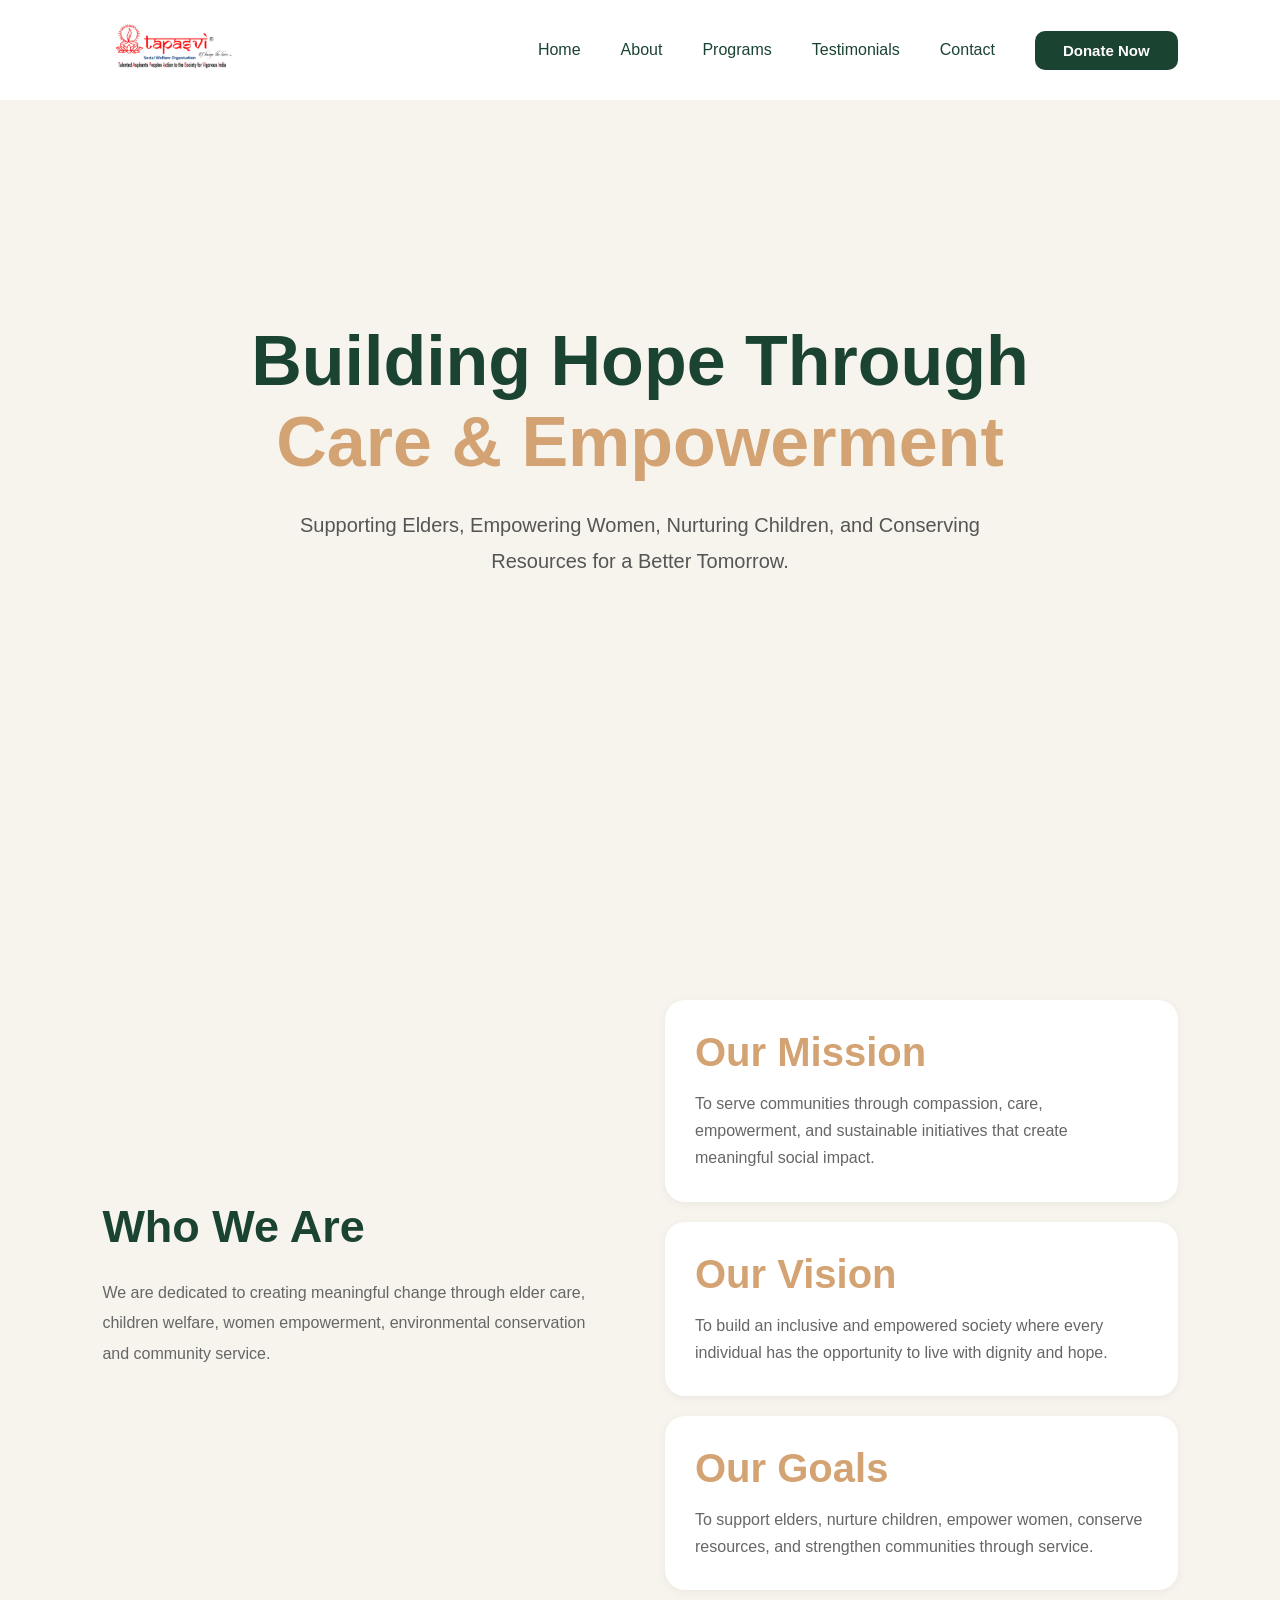
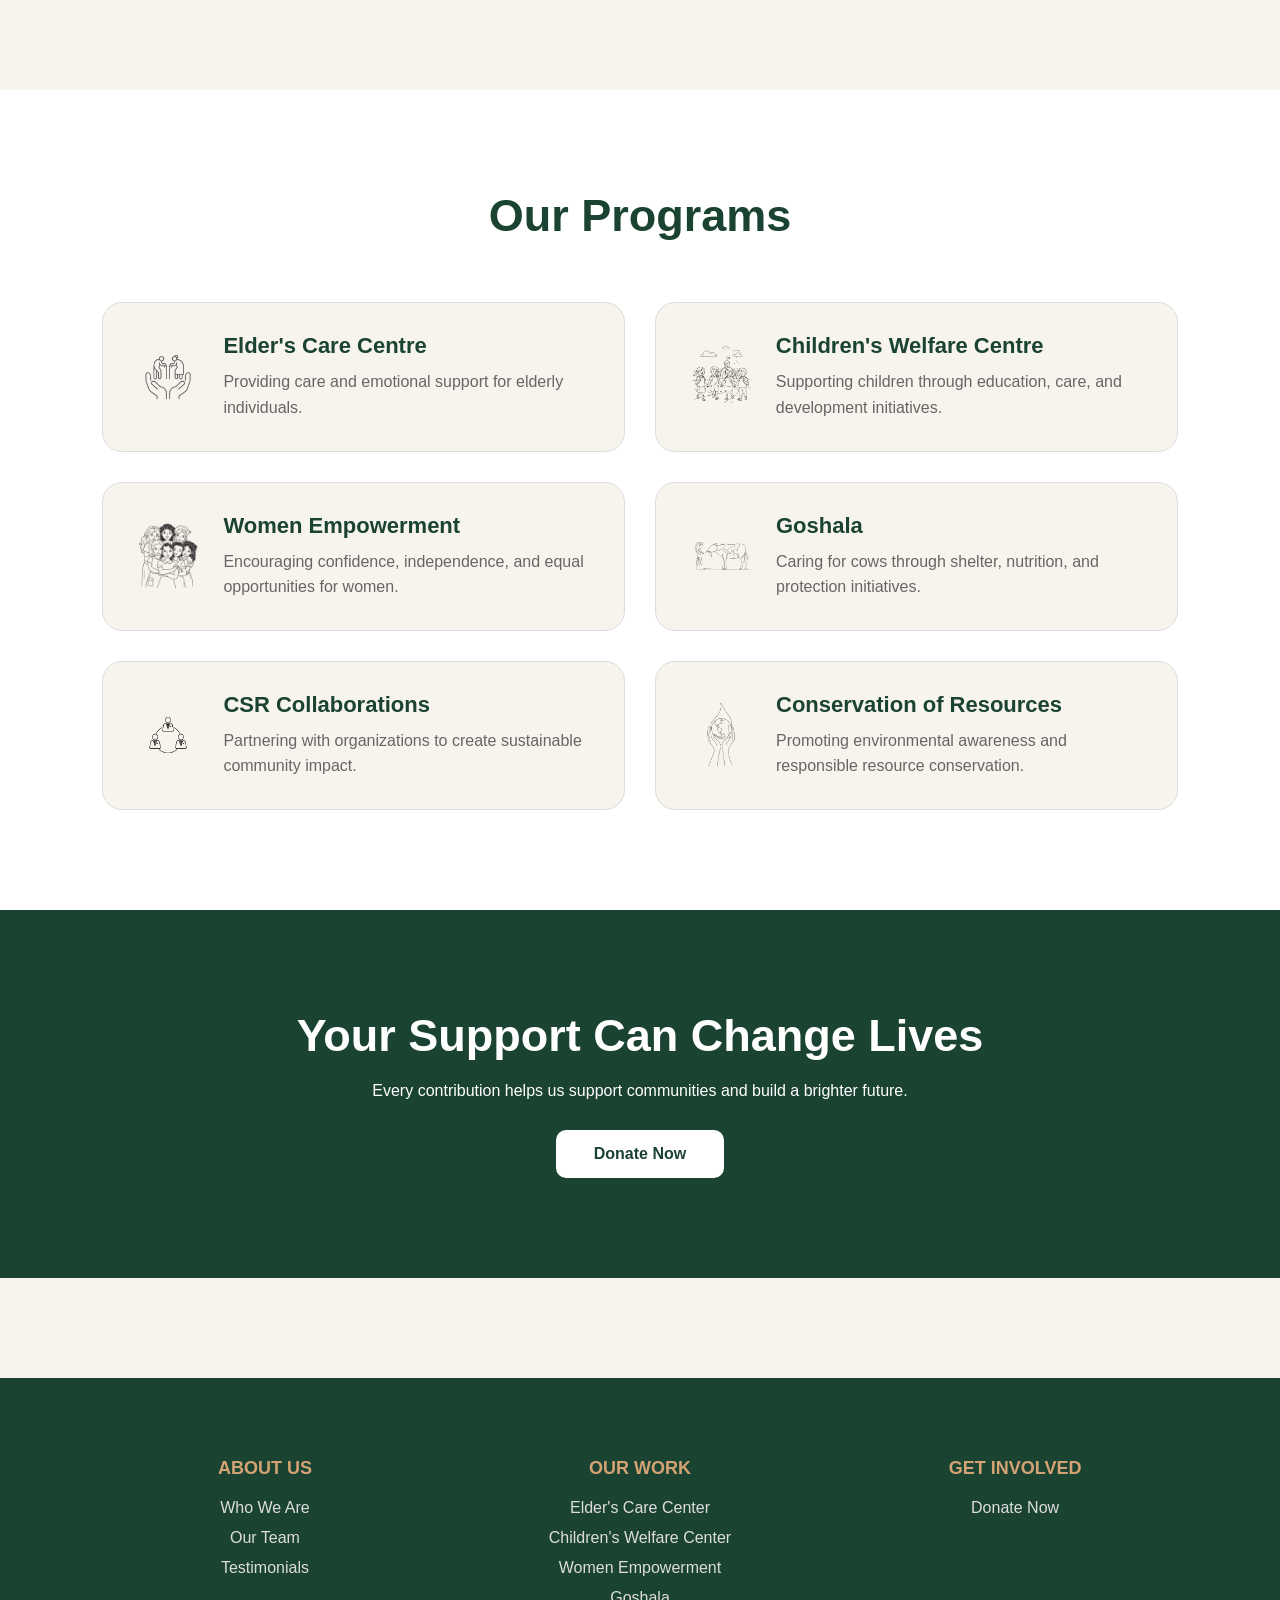
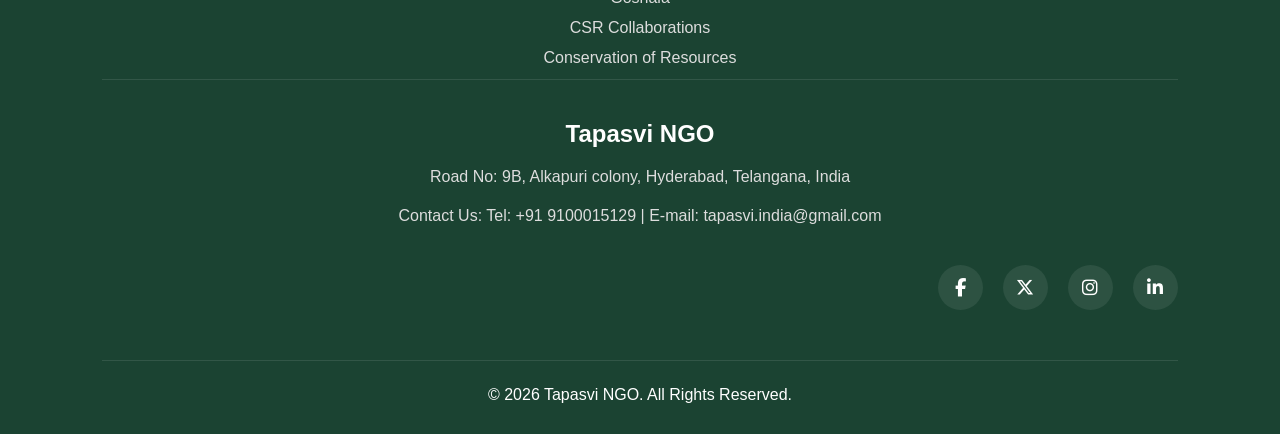
<file: index.html>
<!DOCTYPE html>
<html lang="en">

<head>
  <meta charset="UTF-8" />
  <meta name="viewport" content="width=device-width, initial-scale=1.0" />
  <link rel="stylesheet" href="https://cdnjs.cloudflare.com/ajax/libs/font-awesome/6.5.1/css/all.min.css">  

  <title>Tapasvi NGO</title>

  <link rel="stylesheet" href="style.css" />
</head>

<body>

  <!-- NAVBAR -->
  <nav>

    <div class="logo">

      <a href="index.html">
        <img src="images/tapasvi.png" alt="NGO Logo">
      </a>

    </div>

    <ul>

            <li><a href="#">Home</a></li>

      <li class="dropdown">

        <a href="#">About</a>

        <div class="dropdown-content">
          <a href="about.html">Who We Are</a>
          <a href="team.html">Our Team</a>
        </div>

      </li>

      <li class="dropdown">

        <a href="#">Programs</a>

        <div class="dropdown-content">
           <a href="elderscare.html">
            Elder's Care Centre
          </a>
          <a href="childrenwelfare.html">
  Children's Welfare Centre
</a>
          <a href="womenempowerment.html">
  Women Empowerment
</a>
          <a href="goshala.html">Goshala</a>
          <a href="csr.html">
  CSR Collaborations
</a>
           <a href="conservation.html">
  Conservation of Resources
</a>
        </div>

      </li>

      <li><a href="testimonials.html">Testimonials</a></li>

      <li><a href="contact.html">Contact</a></li>
<a href="donate.html" class="navbar-donate-btn">
  Donate Now
</a>

    </ul>

    
  </nav>

</section>





</section>

  <!-- HERO SECTION -->
  <section class="hero">

    <div class="hero-content">

      <h1>
        Building Hope Through
        <span>Care & Empowerment</span>
      </h1>

      <p>
        Supporting Elders, Empowering Women,
        Nurturing Children, and Conserving Resources
        for a Better Tomorrow.
      </p>


    </div>

  </section>

  <!-- ABOUT -->
  <section class="about">

    <div class="about-text">

      <h2>Who We Are</h2>

      <p>
        We are dedicated to creating meaningful change through
        elder care, children welfare, women empowerment,
        environmental conservation and community service.
      </p>

    </div>

    <div class="about-box">

      <div class="about-box">

  <div class="about-card">

    <h3>Our Mission</h3>

    <p>
      To serve communities through compassion,
      care, empowerment, and sustainable initiatives
      that create meaningful social impact.
    </p>

  </div>

  <div class="about-card">

    <h3>Our Vision</h3>

    <p>
      To build an inclusive and empowered society
      where every individual has the opportunity
      to live with dignity and hope.
    </p>

  </div>

  <div class="about-card">

    <h3>Our Goals</h3>

    <p>
      To support elders, nurture children,
      empower women, conserve resources,
      and strengthen communities through service.
    </p>

  </div>

</div>
    </div>

  </section>

  <!-- PROGRAMS -->
<section class="programs">

  <h2>Our Programs</h2>

  <div class="program-grid">

    <!-- Elder Care -->
    <div class="card">

      <img src="images/elderly.png">

      <div class="card-text">

        <h3>Elder's Care Centre</h3>

        <p>
          Providing care and emotional support
          for elderly individuals.
        </p>

      </div>

    </div>

    <!-- Children Welfare -->
    <div class="card">

      <img src="images/children.png">

      <div class="card-text">

        <h3>Children's Welfare Centre</h3>

        <p>
          Supporting children through education,
          care, and development initiatives.
        </p>

      </div>

    </div>

    <!-- Women Empowerment -->
    <div class="card">

      <img src="images/women.png">

      <div class="card-text">

        <h3>Women Empowerment</h3>

        <p>
          Encouraging confidence, independence,
          and equal opportunities for women.
        </p>

      </div>

    </div>

    <!-- Goshala -->
    <div class="card">

      <img src="images/goshala.png">

      <div class="card-text">

        <h3>Goshala</h3>

        <p>
          Caring for cows through shelter,
          nutrition, and protection initiatives.
        </p>

      </div>

    </div>

    <!-- CSR -->
    <div class="card">

      <img src="images/collab.png">

      <div class="card-text">

        <h3>CSR Collaborations</h3>

        <p>
          Partnering with organizations to create
          sustainable community impact.
        </p>

      </div>

    </div>

    <!-- Conservation -->
    <div class="card">

      <img src="images/conservation.png">

      <div class="card-text">

        <h3>Conservation of Resources</h3>

        <p>
          Promoting environmental awareness
          and responsible resource conservation.
        </p>

      </div>

    </div>

  </div>

</section>

<!-- DONATE -->
  <section class="donate">

    <h2>Your Support Can Change Lives</h2>

    <p>
      Every contribution helps us support communities
      and build a brighter future.
    </p>

<a href="donate.html" class="hero-donate-btn">
  Donate Now
</a>

  </section>

 <!-- FOOTER -->
<footer class="footer">

  <div class="footer-container">

    <!-- ABOUT -->
    <div class="footer-column">

      <h3>ABOUT US</h3>

      <ul>
        <li>
  <a href="about.html">Who We Are</a>
  
</li>
        <li><a href="team.html">Our Team</a></li>

        <li><a href="testimonials.html">Testimonials</a></li>
      </ul>

    </div>

    <!-- OUR WORK -->
    <div class="footer-column">

      <h3>OUR WORK</h3>

      <ul>
        <li><a href="elderscare.html">Elder's Care Center</a></li>
        <li><a href="childrenwelfare.html">Children's Welfare Center</a></li>
        <li><a href="womenempowerment.html">Women Empowerment</a></li>
        <li><a href="goshala.html">Goshala</a></li>
        <li><a href="csr.html">CSR Collaborations</a></li>
        <li><a href="conservation.html">Conservation of Resources</a></li>
      </ul>

    </div>

    

    

    <!-- GET INVOLVED -->
    <div class="footer-column">

      <h3>GET INVOLVED</h3>

      <ul>
        <li><a href="donate.html">Donate Now</a></li>

      </ul>

    </div>
</div>
   

  <!-- CONTACT -->
  <div class="footer-contact">

    <h2>Tapasvi NGO</h2>

    <p>
     Road No: 9B, Alkapuri colony, Hyderabad, Telangana, India
    </p>

    <p>
      Contact Us:
      Tel: +91 9100015129 |
      E-mail: tapasvi.india@gmail.com
    </p>

  </div>

  <!-- SOCIAL -->
<div class="footer-social">

  <a href="https://www.facebook.com/Tapasvingo/" target="_blank">
    <i class="fa-brands fa-facebook-f"></i>
  </a>

  <a href="https://x.com/tapasviindia" target="_blank">
    <i class="fa-brands fa-x-twitter"></i>
  </a>

  

  <a href="https://www.instagram.com/tapasvi.india/" target="_blank">
    <i class="fa-brands fa-instagram"></i>
  </a>

  <a href="https://www.linkedin.com/in/tapasvi-india-39587911a?originalSubdomain=in" target="_blank">
    <i class="fa-brands fa-linkedin-in"></i>
  </a>

</div>

  

  <!-- COPYRIGHT -->
  <div class="copyright">

    <p>
      © 2026 Tapasvi NGO. All Rights Reserved.
    </p>

  </div>

</footer>

</body>
</html>
</file>
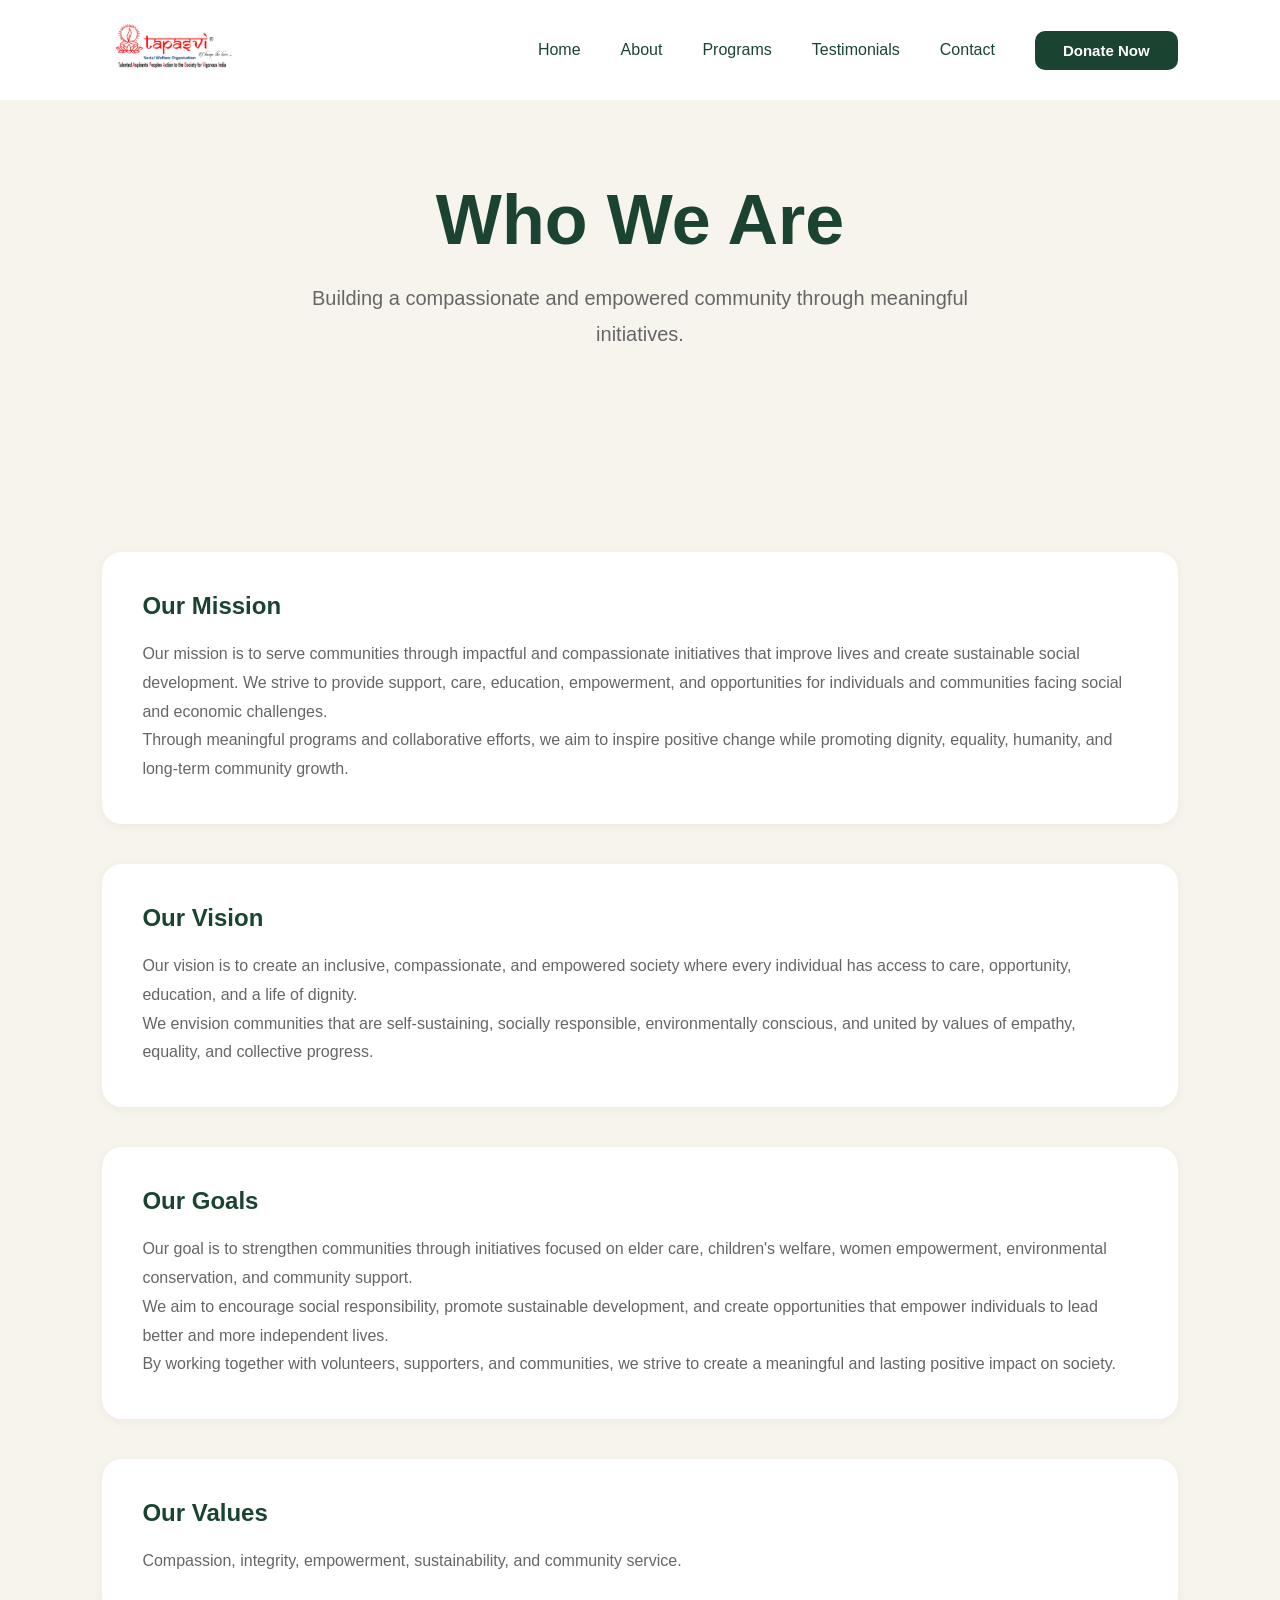
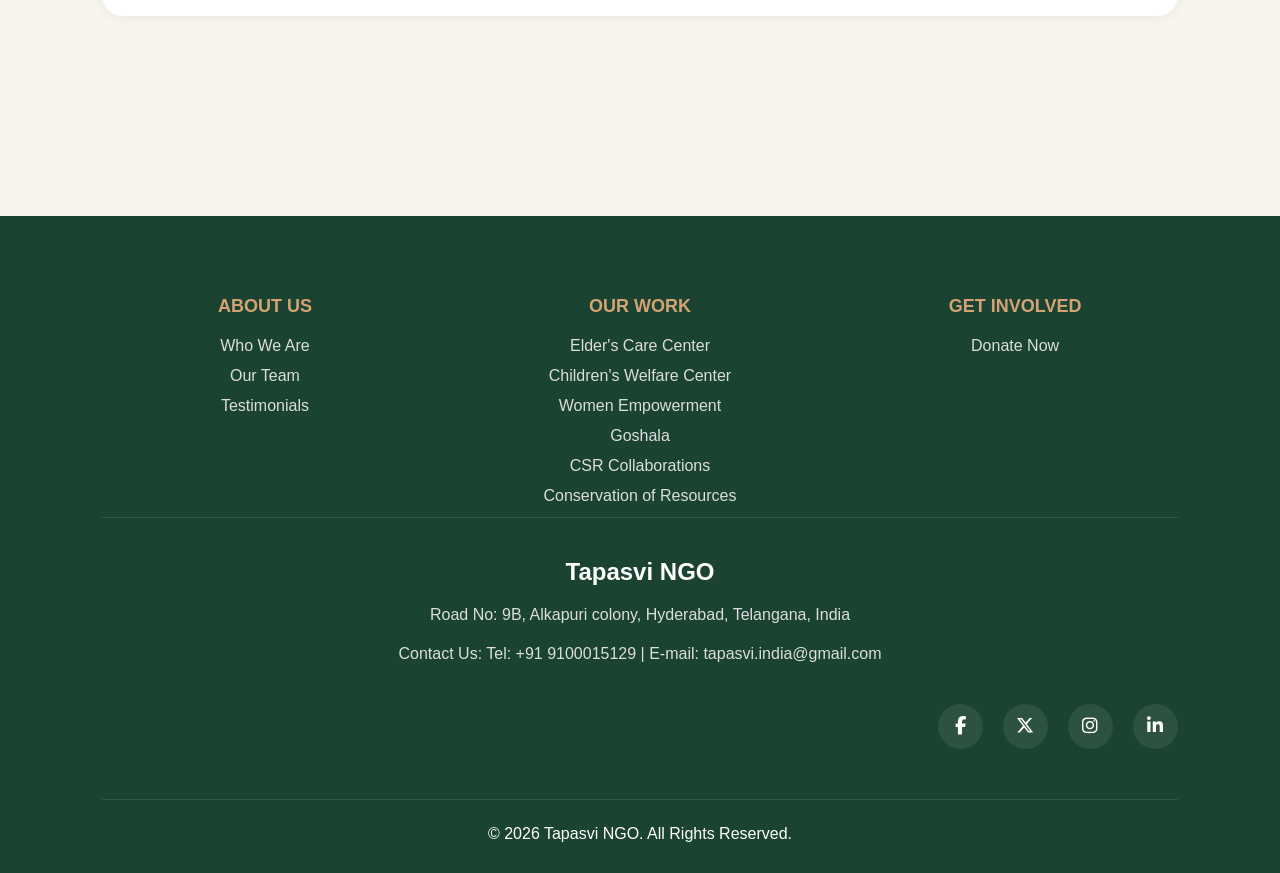
<file: about.html>
<!DOCTYPE html>
<html lang="en">

<head>

  <meta charset="UTF-8">
  <meta name="viewport" content="width=device-width, initial-scale=1.0">

  <title>About Us - Tapasvi NGO</title>

  <link rel="stylesheet" href="style.css">
  <link rel="stylesheet"
href="https://cdnjs.cloudflare.com/ajax/libs/font-awesome/6.5.1/css/all.min.css">

</head>

<body>

  <!-- NAVBAR -->
  <nav>

    <div class="logo">

      <a href="index.html">
        <img src="images/tapasvi.png" alt="NGO Logo">
      </a>

    </div>

    <ul>

      <li><a href="index.html">Home</a></li>

      <li class="dropdown">

  <a href="#">About</a>

  <div class="dropdown-content">

    <a href="about.html">Who We Are</a>

    <a href="team.html">Our Team</a>

  </div>

</li>

      <li class="dropdown">

  <a href="#">Programs</a>

  <div class="dropdown-content">

     <a href="elderscare.html">
            Elder's Care Centre
          </a>

    <a href="childrenwelfare.html">
  Children's Welfare Centre
</a>

    <a href="womenempowerment.html">
  Women Empowerment
</a>

    <a href="goshala.html">
            Goshala
          </a>

    <a href="csr.html">
  CSR Collaborations
</a>

    <a href="conservation.html">
  Conservation of Resources
</a>

  </div>

</li>

     <li><a href="testimonials.html">Testimonials</a></li>

      <li><a href="contact.html">Contact</a></li>
      <a href="donate.html" class="navbar-donate-btn">
  Donate Now
</a>

    </ul>

  </nav>

  <!-- ABOUT HERO -->
  <section class="about-hero">  

    <h1>Who We Are</h1>

    <p>
      Building a compassionate and empowered
      community through meaningful initiatives.
    </p>

  </section>

  <!-- ABOUT CONTENT -->
  <section class="about-page">

    <div class="about-section">

      <h2>Our Mission</h2>

   <p>
  Our mission is to serve communities through impactful
  and compassionate initiatives that improve lives and
  create sustainable social development. We strive to
  provide support, care, education, empowerment, and
  opportunities for individuals and communities facing
  social and economic challenges.
</p>

<p>
  Through meaningful programs and collaborative efforts,
  we aim to inspire positive change while promoting
  dignity, equality, humanity, and long-term community growth.
</p>

    </div>

    <div class="about-section">

      <h2>Our Vision</h2>

    <p>
  Our vision is to create an inclusive, compassionate,
  and empowered society where every individual has access
  to care, opportunity, education, and a life of dignity.
</p>

<p>
  We envision communities that are self-sustaining,
  socially responsible, environmentally conscious,
  and united by values of empathy, equality, and collective progress.
</p>
    </div>

    <div class="about-section">

      <h2>Our Goals</h2>

      <p>
  Our goal is to strengthen communities through initiatives
  focused on elder care, children's welfare, women empowerment,
  environmental conservation, and community support.
</p>

<p>
  We aim to encourage social responsibility, promote
  sustainable development, and create opportunities that
  empower individuals to lead better and more independent lives.
</p>

<p>
  By working together with volunteers, supporters,
  and communities, we strive to create a meaningful
  and lasting positive impact on society.
</p>

    </div>

    <div class="about-section">

      <h2>Our Values</h2>

      <p>
        Compassion, integrity, empowerment,
        sustainability, and community service.
      </p>

    </div>

  </section>
<!-- FOOTER -->
<footer class="footer">

  <div class="footer-container">

    <!-- ABOUT -->
    <div class="footer-column">

      <h3>ABOUT US</h3>

      <ul>
        <li>
  <a href="about.html">Who We Are</a>
  
</li>
        <li><a href="team.html">Our Team</a></li>

        <li><a href="testimonials.html">Testimonials</a></li>
      </ul>

    </div>

    <!-- OUR WORK -->
    <div class="footer-column">

      <h3>OUR WORK</h3>

      <ul>
        <li><a href="elderscare.html">Elder's Care Center</a></li>
        <li><a href="childrenwelfare.html">Children's Welfare Center</a></li>
        <li><a href="womenempowerment.html">Women Empowerment</a></li>
        <li><a href="goshala.html">Goshala</a></li>
        <li><a href="csr.html">CSR Collaborations</a></li>
        <li><a href="conservation.html">Conservation of Resources</a></li>
      </ul>

    </div>

    

    

    <!-- GET INVOLVED -->
    <div class="footer-column">

      <h3>GET INVOLVED</h3>

      <ul>
        <li><a href="donate.html">Donate Now</a></li>

      </ul>

    </div>
</div>
   

  <!-- CONTACT -->
  <div class="footer-contact">

    <h2>Tapasvi NGO</h2>

    <p>
     Road No: 9B, Alkapuri colony, Hyderabad, Telangana, India
    </p>

    <p>
      Contact Us:
      Tel: +91 9100015129 |
      E-mail: tapasvi.india@gmail.com
    </p>

  </div>

  <!-- SOCIAL -->
<div class="footer-social">

  <a href="https://www.facebook.com/Tapasvingo/" target="_blank">
    <i class="fa-brands fa-facebook-f"></i>
  </a>

  <a href="https://x.com/tapasviindia" target="_blank">
    <i class="fa-brands fa-x-twitter"></i>
  </a>

  

  <a href="https://www.instagram.com/tapasvi.india/" target="_blank">
    <i class="fa-brands fa-instagram"></i>
  </a>

  <a href="https://www.linkedin.com/in/tapasvi-india-39587911a?originalSubdomain=in" target="_blank">
    <i class="fa-brands fa-linkedin-in"></i>
  </a>

</div>

  

  <!-- COPYRIGHT -->
  <div class="copyright">

    <p>
      © 2026 Tapasvi NGO. All Rights Reserved.
    </p>

  </div>

</footer>

</body>

</html>
</file>
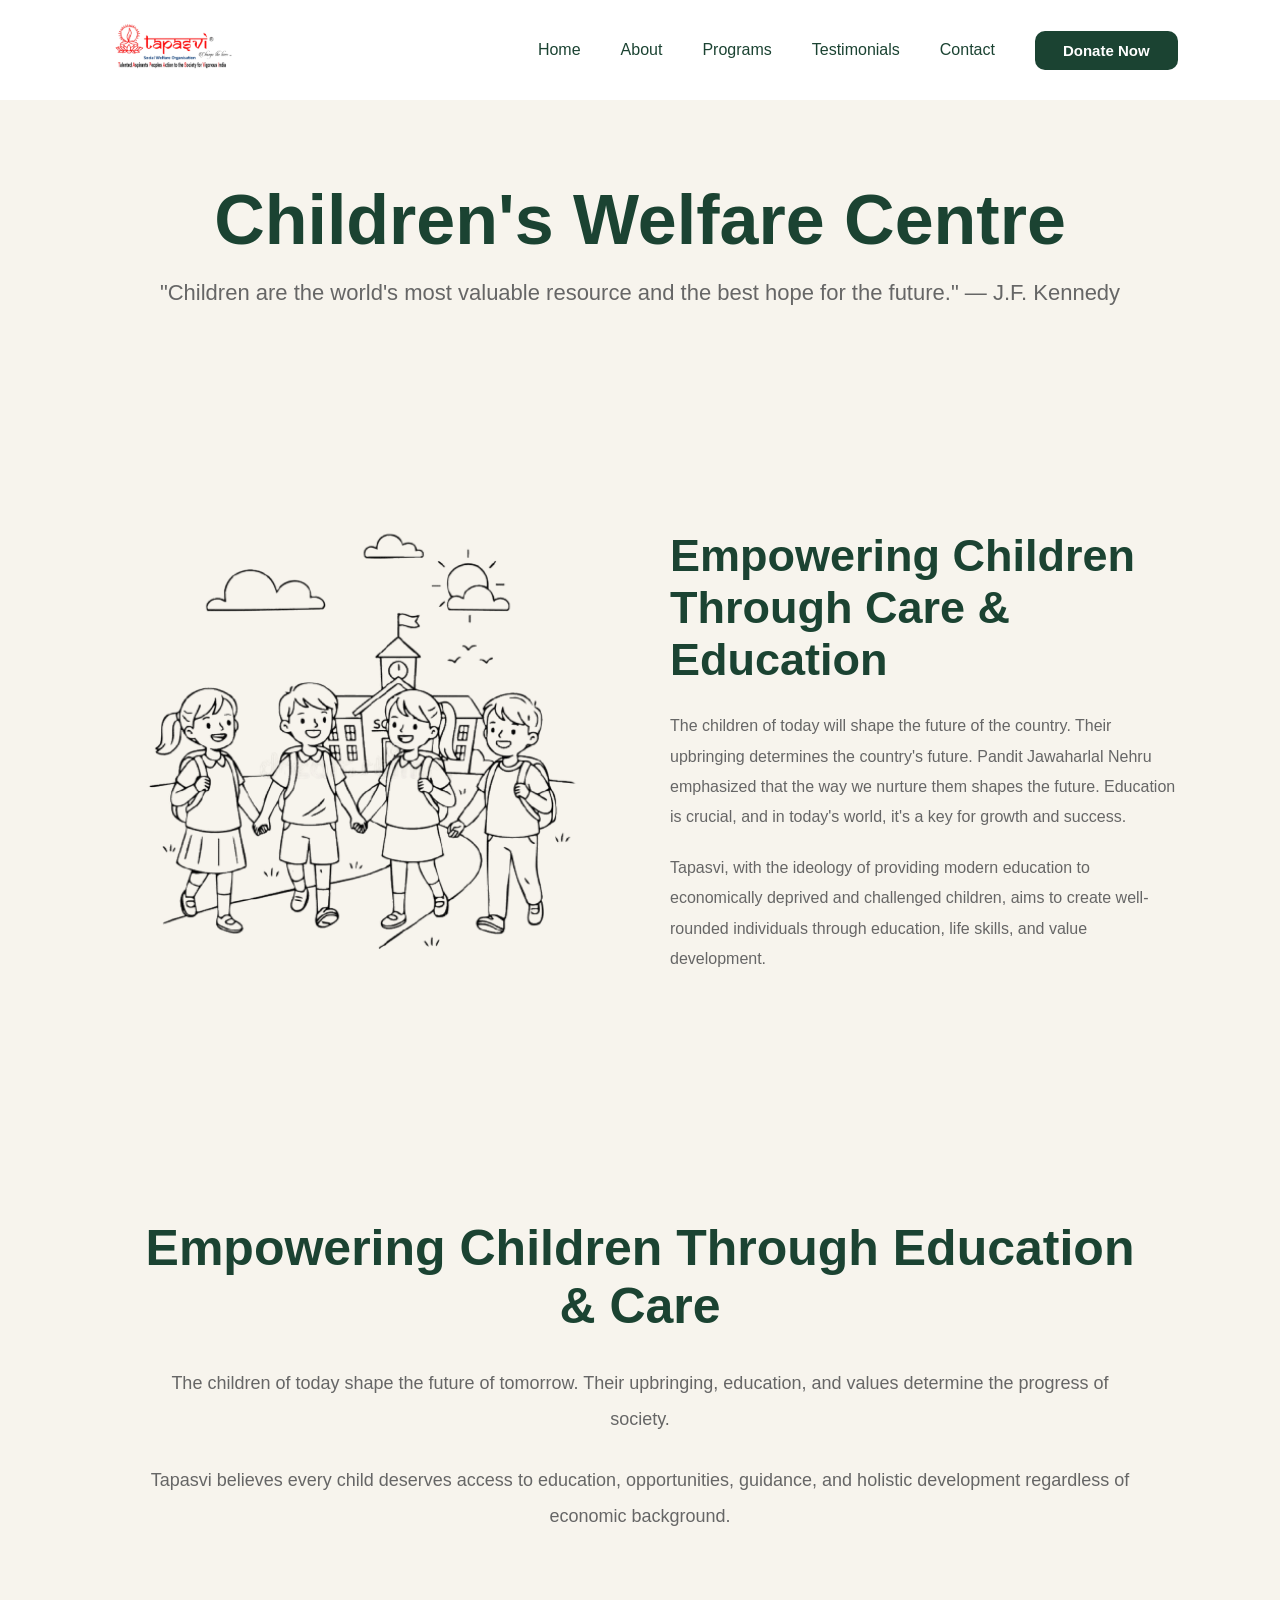
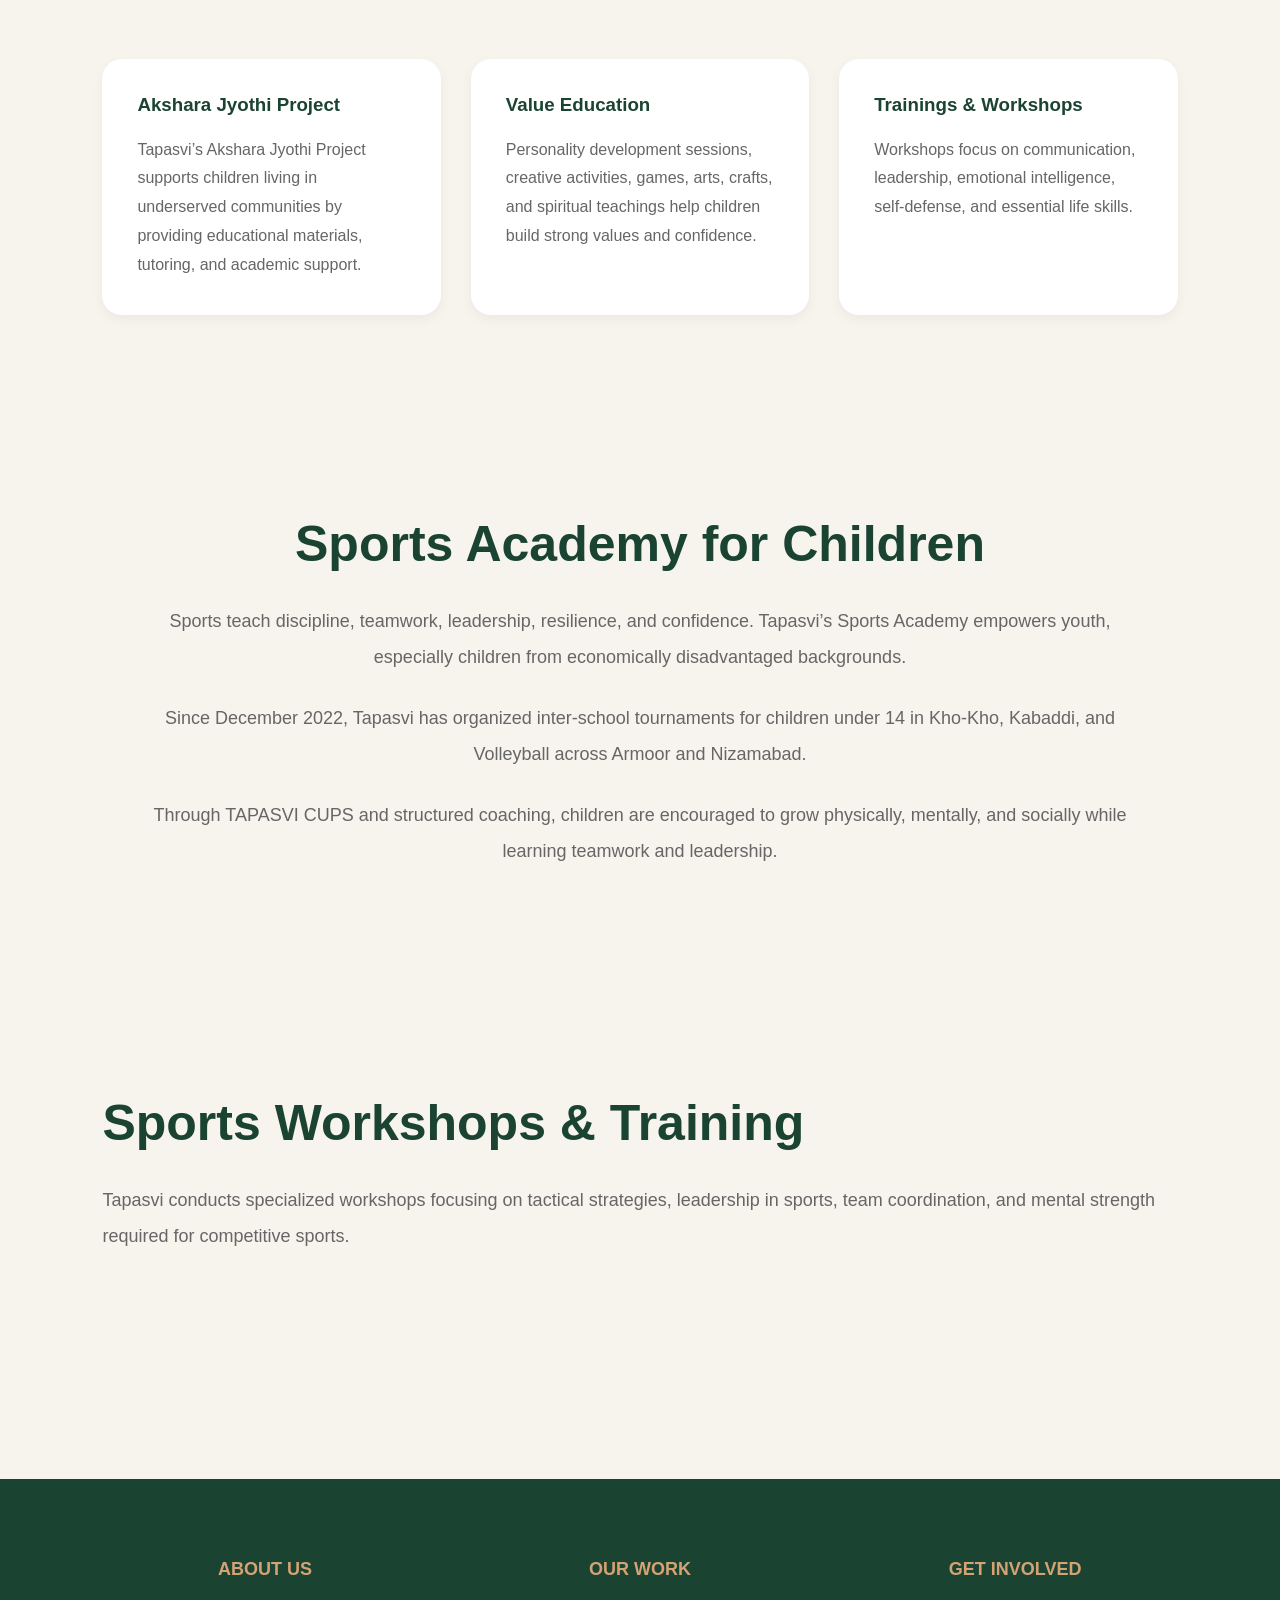
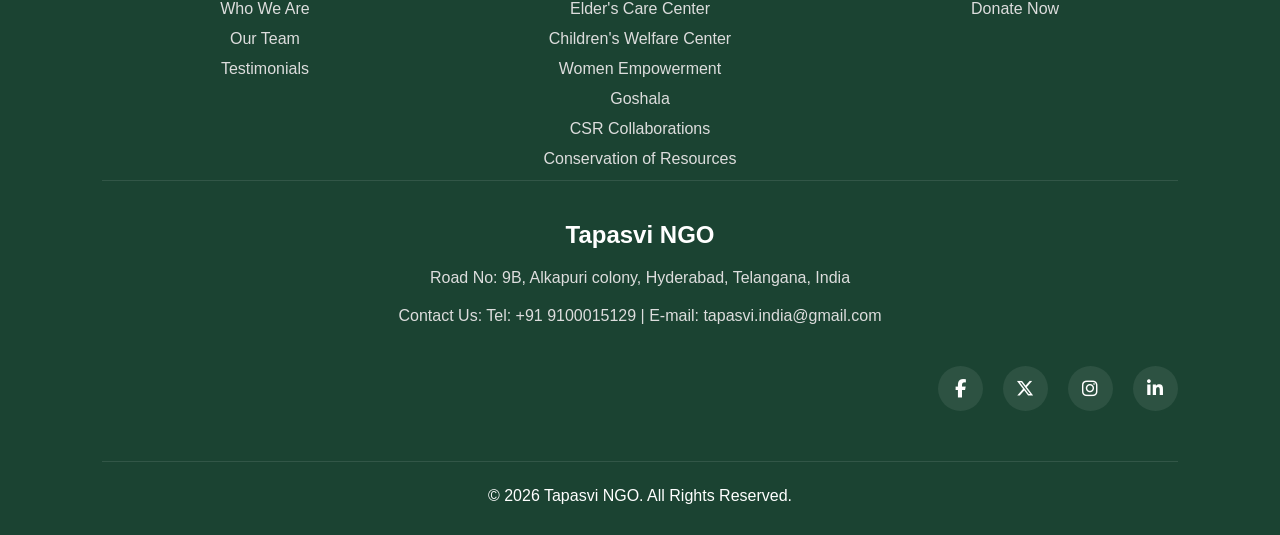
<file: childrenwelfare.html>
<!DOCTYPE html>
<html lang="en">

<head>

  <meta charset="UTF-8">

  <meta name="viewport"
  content="width=device-width, initial-scale=1.0">

  <title>Children's Welfare Centre - Tapasvi NGO</title>

  <link rel="stylesheet" href="style.css">

  <link rel="stylesheet"
  href="https://cdnjs.cloudflare.com/ajax/libs/font-awesome/6.5.1/css/all.min.css">

</head>

<body>

  <!-- NAVBAR -->
  <nav>

    <div class="logo">

      <a href="index.html">
        <img src="images/tapasvi.png" alt="NGO Logo">
      </a>

    </div>

    <ul>

      <li><a href="index.html">Home</a></li>

      <li class="dropdown">

        <a href="#">About</a>

        <div class="dropdown-content">

          <a href="about.html">Who We Are</a>

          <a href="team.html">Our Team</a>

        </div>

      </li>

      <li class="dropdown">

        <a href="#">Programs</a>

        <div class="dropdown-content">

          <a href="elderscare.html">
            Elder's Care Centre
          </a>

          <a href="childrenwelfare.html">
            Children's Welfare Centre
          </a>

          <a href="womenempowerment.html">
  Women Empowerment
</a>

          <a href="goshala.html">
            Goshala
          </a>

          <a href="csr.html">
  CSR Collaborations
</a>

          <a href="conservation.html">
  Conservation of Resources
</a>

        </div>

      </li>

      <li><a href="testimonials.html">Testimonials</a></li>

      <li><a href="contact.html">Contact</a></li>
      <a href="donate.html" class="navbar-donate-btn">
  Donate Now
</a>

    </ul>

  </nav>

  <!-- HERO -->
  <section class="children-hero">

    <h1>Children's Welfare Centre</h1>

    <p>
      "Children are the world's most valuable resource and the best hope for the future."
— J.F. Kennedy
    </p>

  </section>

  <!-- CONTENT -->
  <section class="children-content">

    <div class="children-image">

      <img src="images/children.png"
      alt="Children Welfare">

    </div>

    <div class="children-text">

      <h2>
        Empowering Children Through Care & Education
      </h2>

      <p>
        The children of today will shape the future of the country. Their upbringing determines the country's future. Pandit Jawaharlal Nehru emphasized that the way we nurture them shapes the future. Education is crucial, and in today's world, it's a key for growth and success.


      </p>

      <p>
       Tapasvi, with the ideology of providing modern education to economically deprived and challenged children, aims to create well-rounded individuals through education, life skills, and value development.
      </p>

    </div>

  </section>

  <!-- CHILDREN INITIATIVES -->
<section class="children-initiatives">

  <div class="initiative-content">

    <h2>
      Empowering Children Through Education & Care
    </h2>

    <p>
      The children of today shape the future of
      tomorrow. Their upbringing, education,
      and values determine the progress of society.
    </p>

    <p>
      Tapasvi believes every child deserves access
      to education, opportunities, guidance,
      and holistic development regardless of
      economic background.
    </p>

  </div>

</section>

<!-- AKSHARA JYOTHI -->
<section class="children-programs">

  <div class="program-box">

    <h3>Akshara Jyothi Project</h3>

    <p>
      Tapasvi’s Akshara Jyothi Project supports
      children living in underserved communities
      by providing educational materials,
      tutoring, and academic support.
    </p>

  </div>

  <div class="program-box">

    <h3>Value Education</h3>

    <p>
      Personality development sessions,
      creative activities, games, arts,
      crafts, and spiritual teachings help
      children build strong values and confidence.
    </p>

  </div>

  <div class="program-box">

    <h3>Trainings & Workshops</h3>

    <p>
      Workshops focus on communication,
      leadership, emotional intelligence,
      self-defense, and essential life skills.
    </p>

  </div>

</section>

<!-- SPORTS -->
<section class="sports-section">

  <div class="sports-content">

    <h2>
      Sports Academy for Children
    </h2>

    <p>
      Sports teach discipline, teamwork,
      leadership, resilience, and confidence.
      Tapasvi’s Sports Academy empowers youth,
      especially children from economically
      disadvantaged backgrounds.
    </p>

    <p>
      Since December 2022, Tapasvi has organized
      inter-school tournaments for children under 14
      in Kho-Kho, Kabaddi, and Volleyball across Armoor and Nizamabad.
    </p>

    <p>
      Through TAPASVI CUPS and structured coaching,
      children are encouraged to grow physically,
      mentally, and socially while learning
      teamwork and leadership.
    </p>

  </div>

</section>

<!-- SPORTS TRAINING -->
<section class="sports-training">

  <h2>
    Sports Workshops & Training
  </h2>

  <p>
    Tapasvi conducts specialized workshops
    focusing on tactical strategies,
    leadership in sports, team coordination,
    and mental strength required for competitive sports.
  </p>

</section>
<!-- FOOTER -->
<footer class="footer">

  <div class="footer-container">

    <!-- ABOUT -->
    <div class="footer-column">

      <h3>ABOUT US</h3>

      <ul>
        <li>
  <a href="about.html">Who We Are</a>
  
</li>
        <li><a href="team.html">Our Team</a></li>

        <li><a href="testimonials.html">Testimonials</a></li>
      </ul>

    </div>

    <!-- OUR WORK -->
    <div class="footer-column">

      <h3>OUR WORK</h3>

      <ul>
        <li><a href="elderscare.html">Elder's Care Center</a></li>
        <li><a href="childrenwelfare.html">Children's Welfare Center</a></li>
        <li><a href="womenempowerment.html">Women Empowerment</a></li>
        <li><a href="goshala.html">Goshala</a></li>
        <li><a href="csr.html">CSR Collaborations</a></li>
        <li><a href="conservation.html">Conservation of Resources</a></li>
      </ul>

    </div>

    

    

    <!-- GET INVOLVED -->
    <div class="footer-column">

      <h3>GET INVOLVED</h3>

      <ul>
        <li><a href="donate.html">Donate Now</a></li>

      </ul>

    </div>
</div>
   

  <!-- CONTACT -->
  <div class="footer-contact">

    <h2>Tapasvi NGO</h2>

    <p>
     Road No: 9B, Alkapuri colony, Hyderabad, Telangana, India
    </p>

    <p>
      Contact Us:
      Tel: +91 9100015129 |
      E-mail: tapasvi.india@gmail.com
    </p>

  </div>

  <!-- SOCIAL -->
<div class="footer-social">

  <a href="https://www.facebook.com/Tapasvingo/" target="_blank">
    <i class="fa-brands fa-facebook-f"></i>
  </a>

  <a href="https://x.com/tapasviindia" target="_blank">
    <i class="fa-brands fa-x-twitter"></i>
  </a>

  

  <a href="https://www.instagram.com/tapasvi.india/" target="_blank">
    <i class="fa-brands fa-instagram"></i>
  </a>

  <a href="https://www.linkedin.com/in/tapasvi-india-39587911a?originalSubdomain=in" target="_blank">
    <i class="fa-brands fa-linkedin-in"></i>
  </a>

</div>

  

  <!-- COPYRIGHT -->
  <div class="copyright">

    <p>
      © 2026 Tapasvi NGO. All Rights Reserved.
    </p>

  </div>

</footer>
</body>

</html>
</file>
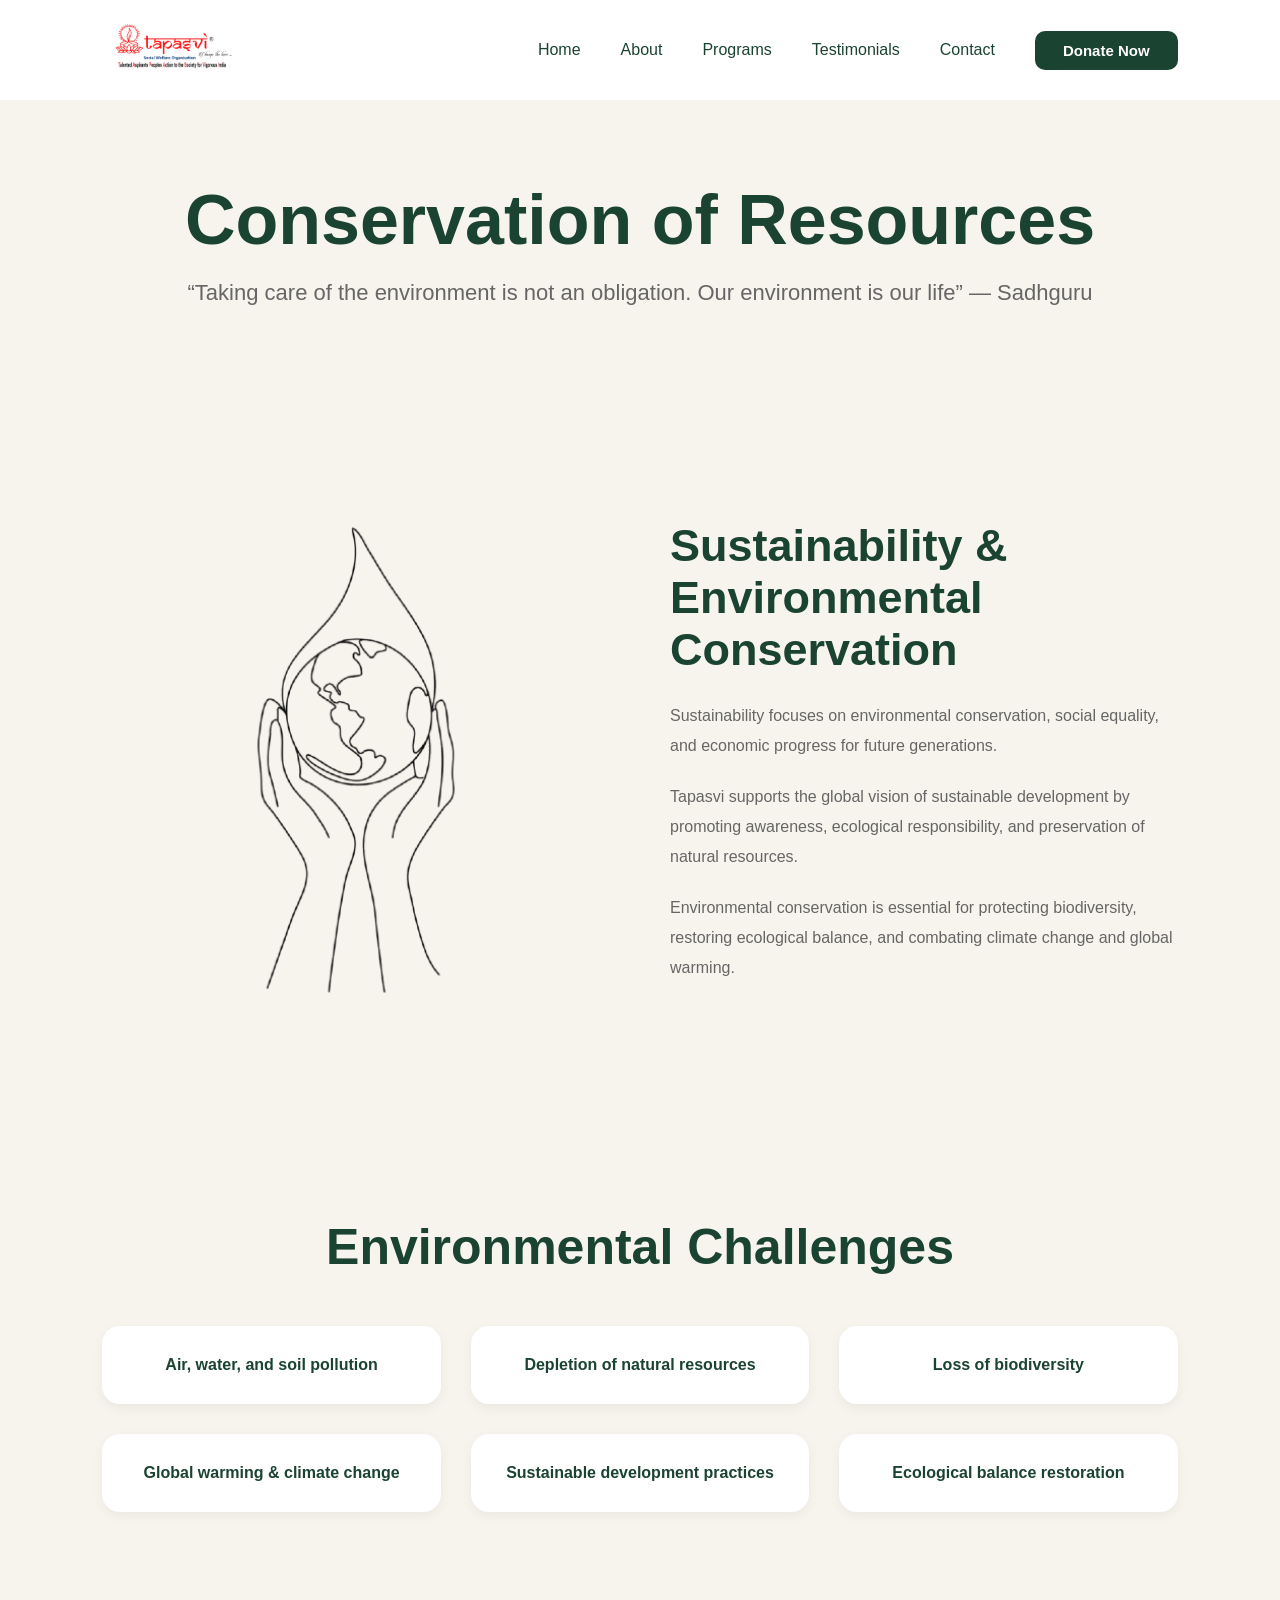
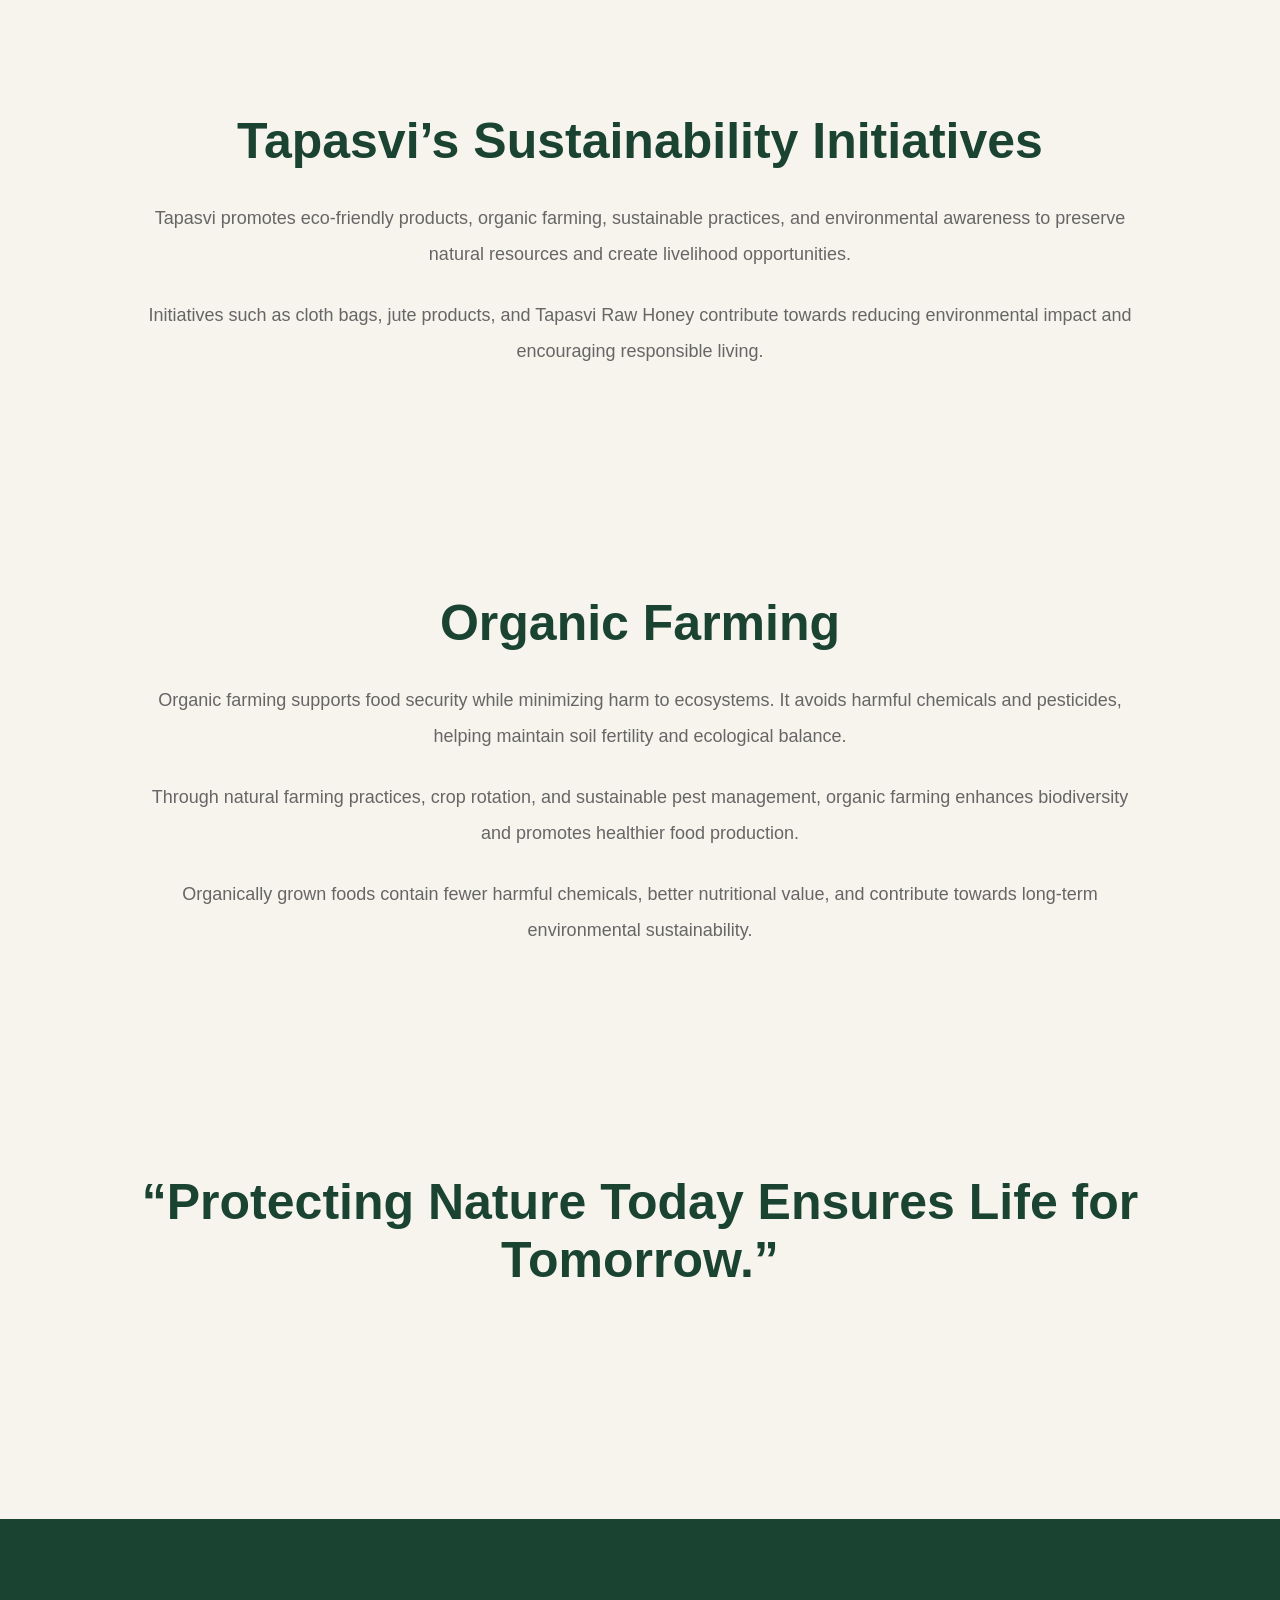
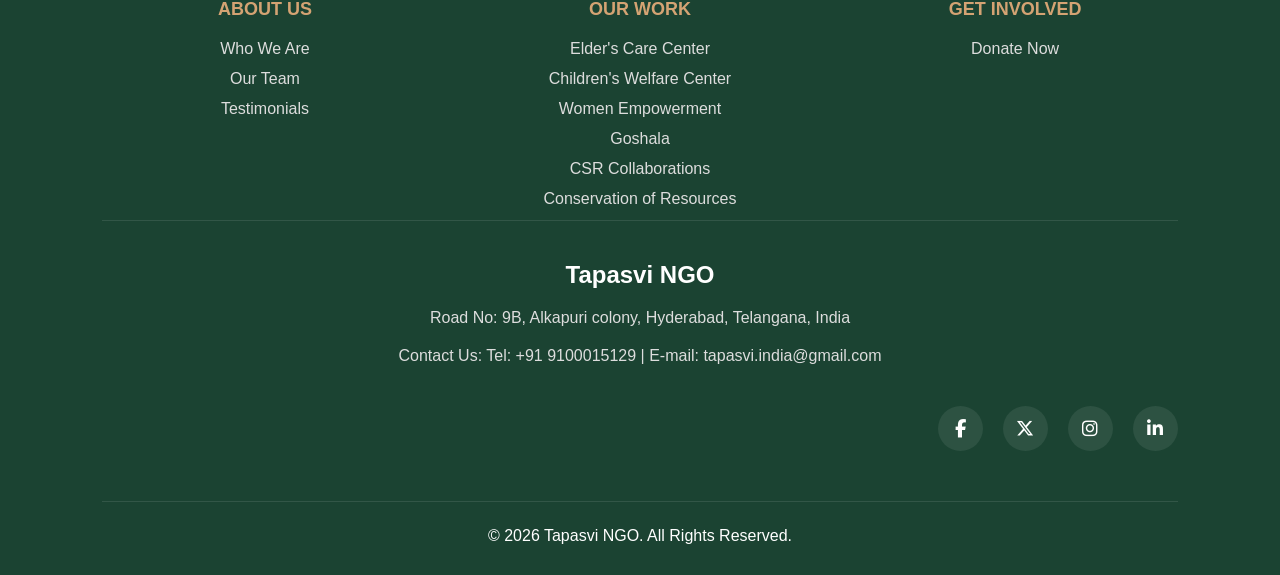
<file: conservation.html>
<!DOCTYPE html>
<html lang="en">

<head>

  <meta charset="UTF-8">

  <meta name="viewport"
  content="width=device-width, initial-scale=1.0">

  <title>Conservation of Resources - Tapasvi NGO</title>

  <link rel="stylesheet" href="style.css">

  <link rel="stylesheet"
  href="https://cdnjs.cloudflare.com/ajax/libs/font-awesome/6.5.1/css/all.min.css">

</head>

<body>

  <!-- NAVBAR -->
  <nav>

    <div class="logo">

      <a href="index.html">
        <img src="images/tapasvi.png" alt="NGO Logo">
      </a>

    </div>

    <ul>

      <li><a href="index.html">Home</a></li>

      <li class="dropdown">

        <a href="#">About</a>

        <div class="dropdown-content">

          <a href="about.html">Who We Are</a>

          <a href="team.html">Our Team</a>

        </div>

      </li>

      <li class="dropdown">

        <a href="#">Programs</a>

        <div class="dropdown-content">

          <a href="elderscare.html">
            Elder's Care Centre
          </a>

          <a href="childrenwelfare.html">
            Children's Welfare Centre
          </a>

          <a href="womenempowerment.html">
            Women Empowerment
          </a>

          <a href="goshala.html">
            Goshala
          </a>

          <a href="csr.html">
            CSR Collaborations
          </a>

          <a href="conservation.html">
            Conservation of Resources
          </a>

        </div>

      </li>

      <li><a href="testimonials.html">Testimonials</a></li>

      <li><a href="contact.html">Contact</a></li>
      <a href="donate.html" class="navbar-donate-btn">
  Donate Now
</a>

    </ul>

  </nav>

  <!-- HERO -->
  <section class="conservation-hero">

    <h1>Conservation of Resources</h1>

    <p>
      “Taking care of the environment is not an obligation. Our environment is our life” — Sadhguru
    </p>

  </section>

  <!-- CONTENT -->
  <section class="conservation-content">

    <div class="conservation-image">

      <img src="images/conservation.png"
      alt="Environmental Conservation">

    </div>

    <div class="conservation-text">

      <h2>
        Sustainability & Environmental Conservation
      </h2>

      <p>
        Sustainability focuses on environmental
        conservation, social equality,
        and economic progress for future generations.
      </p>

      <p>
        Tapasvi supports the global vision of
        sustainable development by promoting
        awareness, ecological responsibility,
        and preservation of natural resources.
      </p>

      <p>
        Environmental conservation is essential
        for protecting biodiversity, restoring
        ecological balance, and combating
        climate change and global warming.
      </p>

    </div>

  </section>

  <!-- CONCERNS -->
  <section class="concerns-section">

    <h2>
      Environmental Challenges
    </h2>

    <div class="concerns-grid">

      <div class="concern-box">
        Air, water, and soil pollution
      </div>

      <div class="concern-box">
        Depletion of natural resources
      </div>

      <div class="concern-box">
        Loss of biodiversity
      </div>

      <div class="concern-box">
        Global warming & climate change
      </div>

      <div class="concern-box">
        Sustainable development practices
      </div>

      <div class="concern-box">
        Ecological balance restoration
      </div>

    </div>

  </section>

  <!-- INITIATIVES -->
  <section class="initiative-section">

    <div class="initiative-content">

      <h2>
        Tapasvi’s Sustainability Initiatives
      </h2>

      <p>
        Tapasvi promotes eco-friendly products,
        organic farming, sustainable practices,
        and environmental awareness to preserve
        natural resources and create livelihood opportunities.
      </p>

      <p>
        Initiatives such as cloth bags,
        jute products, and Tapasvi Raw Honey
        contribute towards reducing environmental impact
        and encouraging responsible living.
      </p>

    </div>

  </section>

  <!-- ORGANIC FARMING -->
  <section class="organic-section">

    <div class="organic-content">

      <h2>
        Organic Farming
      </h2>

      <p>
        Organic farming supports food security
        while minimizing harm to ecosystems.
        It avoids harmful chemicals and pesticides,
        helping maintain soil fertility and ecological balance.
      </p>

      <p>
        Through natural farming practices,
        crop rotation, and sustainable pest management,
        organic farming enhances biodiversity
        and promotes healthier food production.
      </p>

      <p>
        Organically grown foods contain fewer harmful chemicals,
        better nutritional value, and contribute
        towards long-term environmental sustainability.
      </p>

    </div>

  </section>

  <!-- QUOTE -->
  <section class="eco-quote">

    <h2>
      “Protecting Nature Today
      Ensures Life for Tomorrow.”
    </h2>

  </section>

<!-- FOOTER -->
<footer class="footer">

  <div class="footer-container">

    <!-- ABOUT -->
    <div class="footer-column">

      <h3>ABOUT US</h3>

      <ul>
        <li>
  <a href="about.html">Who We Are</a>
  
</li>
        <li><a href="team.html">Our Team</a></li>

        <li><a href="testimonials.html">Testimonials</a></li>
      </ul>

    </div>

    <!-- OUR WORK -->
    <div class="footer-column">

      <h3>OUR WORK</h3>

      <ul>
        <li><a href="elderscare.html">Elder's Care Center</a></li>
        <li><a href="childrenwelfare.html">Children's Welfare Center</a></li>
        <li><a href="womenempowerment.html">Women Empowerment</a></li>
        <li><a href="goshala.html">Goshala</a></li>
        <li><a href="csr.html">CSR Collaborations</a></li>
        <li><a href="conservation.html">Conservation of Resources</a></li>
      </ul>

    </div>

    

    

    <!-- GET INVOLVED -->
    <div class="footer-column">

      <h3>GET INVOLVED</h3>

      <ul>
        <li><a href="donate.html">Donate Now</a></li>

      </ul>

    </div>
</div>
   

  <!-- CONTACT -->
  <div class="footer-contact">

    <h2>Tapasvi NGO</h2>

    <p>
     Road No: 9B, Alkapuri colony, Hyderabad, Telangana, India
    </p>

    <p>
      Contact Us:
      Tel: +91 9100015129 |
      E-mail: tapasvi.india@gmail.com
    </p>

  </div>

  <!-- SOCIAL -->
<div class="footer-social">

  <a href="https://www.facebook.com/Tapasvingo/" target="_blank">
    <i class="fa-brands fa-facebook-f"></i>
  </a>

  <a href="https://x.com/tapasviindia" target="_blank">
    <i class="fa-brands fa-x-twitter"></i>
  </a>

  

  <a href="https://www.instagram.com/tapasvi.india/" target="_blank">
    <i class="fa-brands fa-instagram"></i>
  </a>

  <a href="https://www.linkedin.com/in/tapasvi-india-39587911a?originalSubdomain=in" target="_blank">
    <i class="fa-brands fa-linkedin-in"></i>
  </a>

</div>

  

  <!-- COPYRIGHT -->
  <div class="copyright">

    <p>
      © 2026 Tapasvi NGO. All Rights Reserved.
    </p>

  </div>

</footer>

</body>

</html>
</file>
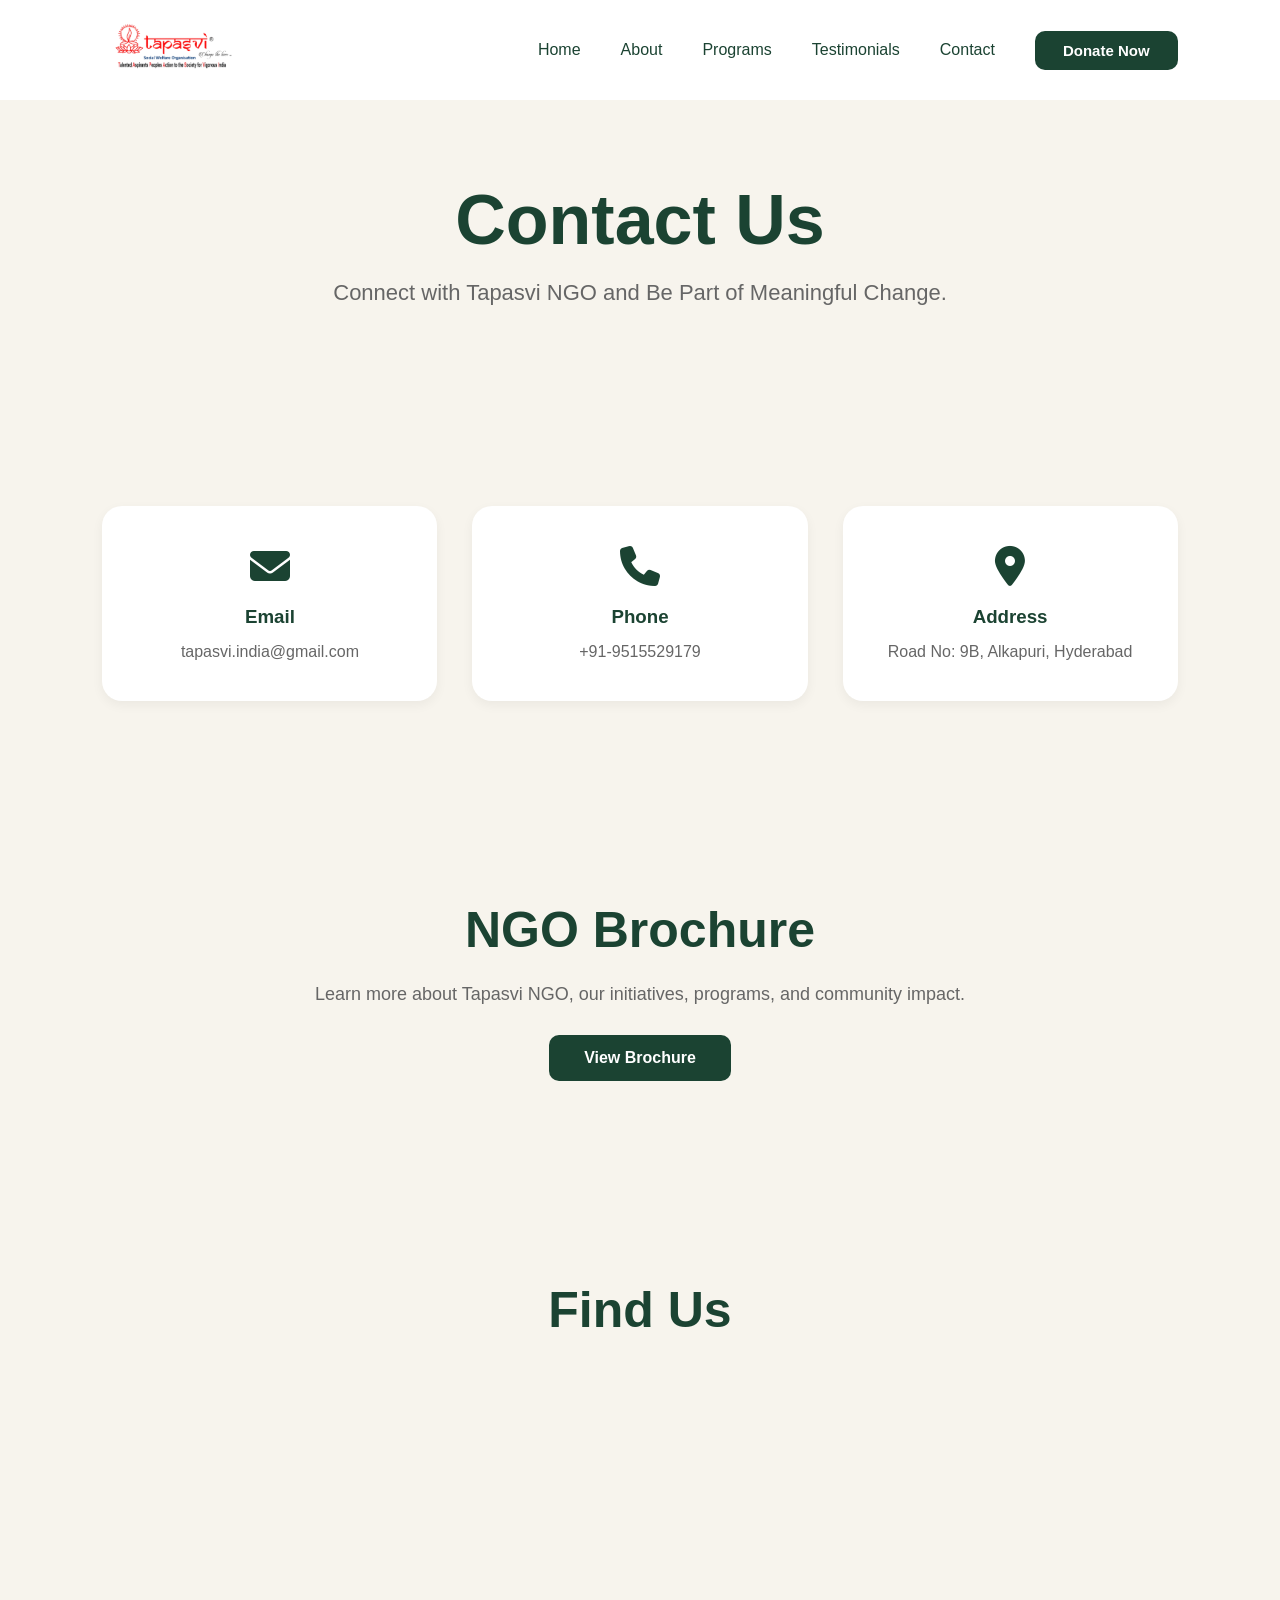
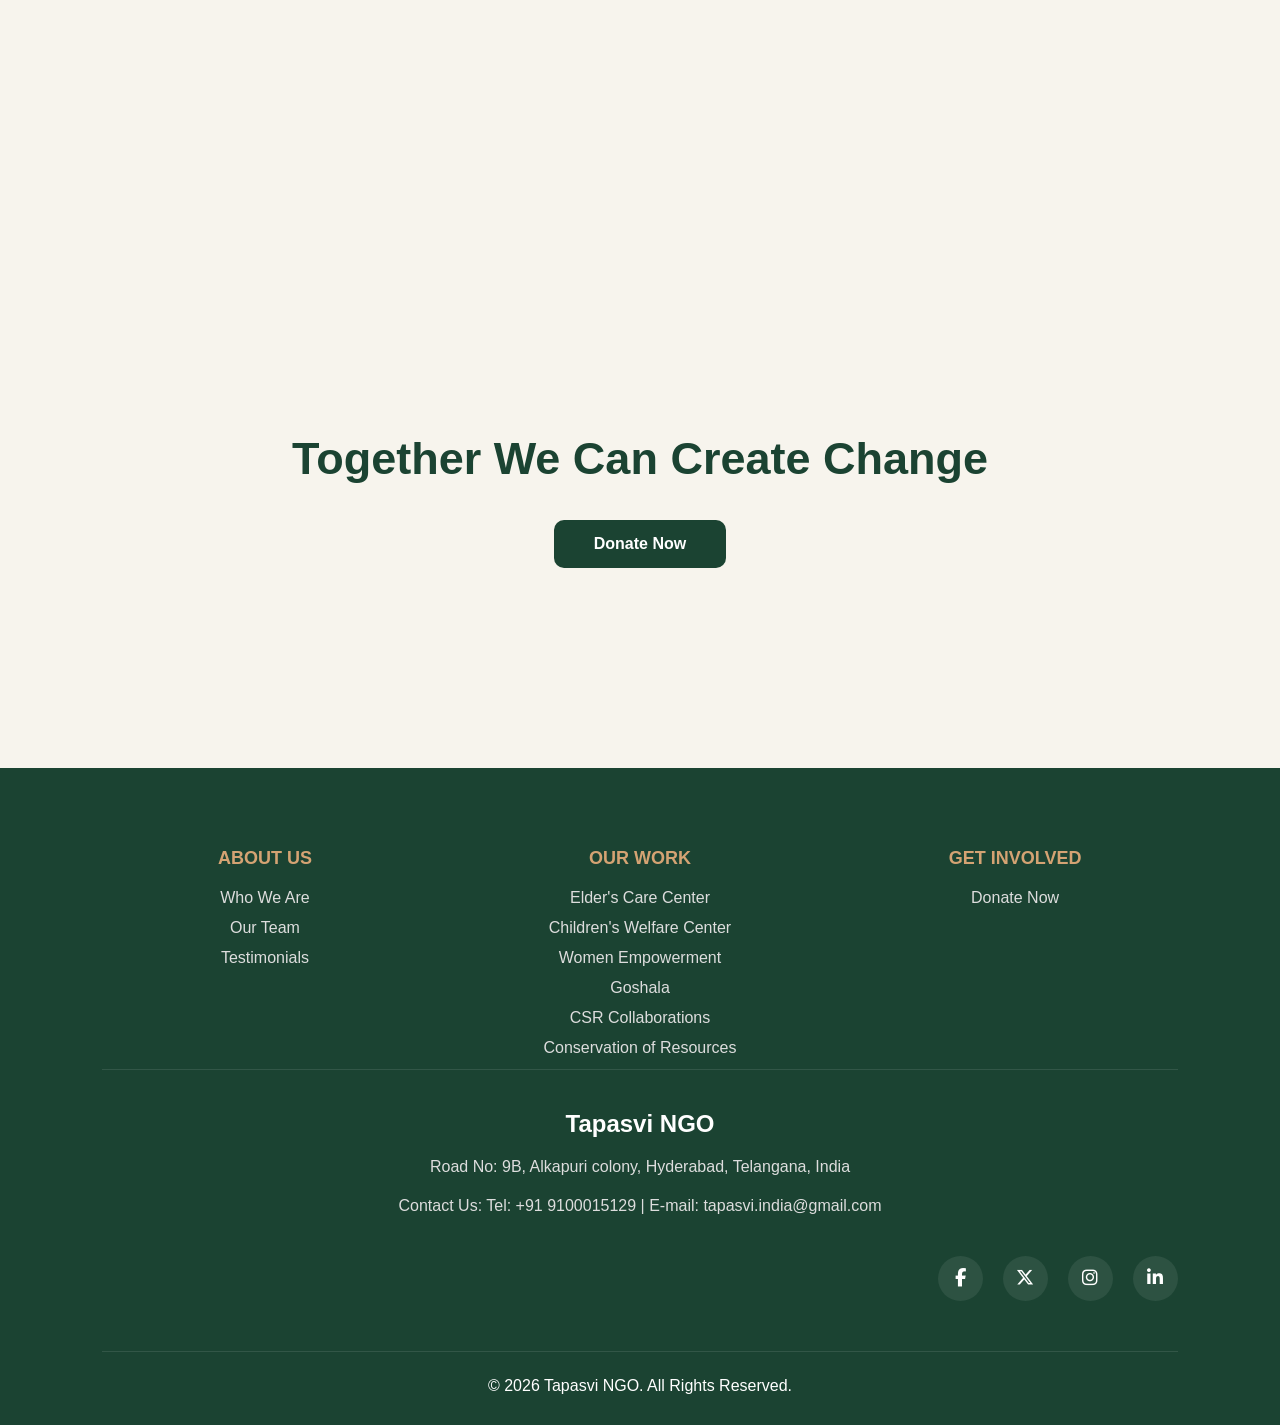
<file: contact.html>
<!DOCTYPE html>
<html lang="en">

<head>

  <meta charset="UTF-8">

  <meta name="viewport"
  content="width=device-width, initial-scale=1.0">

  <title>Contact Us - Tapasvi NGO</title>

  <link rel="stylesheet" href="style.css">

  <link rel="stylesheet"
  href="https://cdnjs.cloudflare.com/ajax/libs/font-awesome/6.5.1/css/all.min.css">

</head>

<body>

  <!-- NAVBAR -->
  <nav>

    <div class="logo">

      <a href="index.html">
        <img src="images/tapasvi.png" alt="NGO Logo">
      </a>

    </div>

    <ul>

      <li><a href="index.html">Home</a></li>

      <li class="dropdown">

        <a href="#">About</a>

        <div class="dropdown-content">

          <a href="about.html">Who We Are</a>

          <a href="team.html">Our Team</a>

        </div>

      </li>

      <li class="dropdown">

        <a href="#">Programs</a>

        <div class="dropdown-content">

          <a href="elderscare.html">
            Elder's Care Centre
          </a>

          <a href="childrenwelfare.html">
            Children's Welfare Centre
          </a>

          <a href="womenempowerment.html">
            Women Empowerment
          </a>

          <a href="goshala.html">
            Goshala
          </a>

          <a href="csr.html">
            CSR Collaborations
          </a>

          <a href="conservation.html">
            Conservation of Resources
          </a>

        </div>

      </li>

      <li>
        <a href="testimonials.html">
          Testimonials
        </a>
      </li>

      <li>
        <a href="contact.html">
          Contact
        </a>
      </li>
      <a href="donate.html" class="navbar-donate-btn">
  Donate Now
</a>

    </ul>

  </nav>

  <!-- HERO -->
  <section class="contact-hero">

    <h1>Contact Us</h1>

    <p>
      Connect with Tapasvi NGO
      and Be Part of Meaningful Change.
    </p>

  </section>

  <!-- CONTACT INFO -->
  <section class="contact-section">

    <div class="contact-card">

      <i class="fa-solid fa-envelope"></i>

      <h3>Email</h3>

      <a href="mailto:tapasvi.india@gmail.com">
        tapasvi.india@gmail.com
      </a>

    </div>

    <div class="contact-card">

      <i class="fa-solid fa-phone"></i>

      <h3>Phone</h3>

      <a href="tel:+919515529179">
        +91-9515529179
      </a>

    </div>

    <div class="contact-card">

      <i class="fa-solid fa-location-dot"></i>

      <h3>Address</h3>

      <p>
        Road No: 9B, Alkapuri,
        Hyderabad
      </p>

    </div>

  </section>

  <!-- BROCHURE -->
  <section class="brochure-section">

    <div class="brochure-content">

      <h2>
        NGO Brochure
      </h2>

      <p>
        Learn more about Tapasvi NGO,
        our initiatives, programs,
        and community impact.
      </p>

      <a href="brochure.pdf"
      target="_blank"
      class="brochure-btn">

        View Brochure

      </a>

    </div>

  </section>

  <!-- MAP -->
  <section class="map-section">

    <h2>
      Find Us
    </h2>

    <div class="map-container">

      <iframe src="https://www.google.com/maps/embed?pb=!1m14!1m8!1m3!1d7615.896666523715!2d78.55457!3d17.366219!3m2!1i1024!2i768!4f13.1!3m3!1m2!1s0x3bcb98c8ac28b83b%3A0xc5a362a88dec6a38!2sTapasvi%20women%20empowerment%20center!5e0!3m2!1sen!2sin!4v1778305597570!5m2!1sen!2sin" width="600" height="450" style="border:0;" allowfullscreen="" loading="lazy" referrerpolicy="no-referrer-when-downgrade">    
      width="100%"
        height="450"
        style="border:0;"
        allowfullscreen=""
        loading="lazy">
      </iframe>

    </div>

  </section>

  <!-- CTA -->
  <section class="contact-cta">

    <h2>
      Together We Can Create Change
    </h2>

    <a href="donate.html"
    class="contact-donate-btn">

      Donate Now

    </a>

  </section>

 <!-- FOOTER -->
<footer class="footer">

  <div class="footer-container">

    <!-- ABOUT -->
    <div class="footer-column">

      <h3>ABOUT US</h3>

      <ul>
        <li>
  <a href="about.html">Who We Are</a>
  
</li>
        <li><a href="team.html">Our Team</a></li>

        <li><a href="testimonials.html">Testimonials</a></li>
      </ul>

    </div>

    <!-- OUR WORK -->
    <div class="footer-column">

      <h3>OUR WORK</h3>

      <ul>
        <li><a href="elderscare.html">Elder's Care Center</a></li>
        <li><a href="childrenwelfare.html">Children's Welfare Center</a></li>
        <li><a href="womenempowerment.html">Women Empowerment</a></li>
        <li><a href="goshala.html">Goshala</a></li>
        <li><a href="csr.html">CSR Collaborations</a></li>
        <li><a href="conservation.html">Conservation of Resources</a></li>
      </ul>

    </div>

    

    

    <!-- GET INVOLVED -->
    <div class="footer-column">

      <h3>GET INVOLVED</h3>

      <ul>
        <li><a href="donate.html">Donate Now</a></li>

      </ul>

    </div>
</div>
   

  <!-- CONTACT -->
  <div class="footer-contact">

    <h2>Tapasvi NGO</h2>

    <p>
     Road No: 9B, Alkapuri colony, Hyderabad, Telangana, India
    </p>

    <p>
      Contact Us:
      Tel: +91 9100015129 |
      E-mail: tapasvi.india@gmail.com
    </p>

  </div>

  <!-- SOCIAL -->
<div class="footer-social">

  <a href="https://www.facebook.com/Tapasvingo/" target="_blank">
    <i class="fa-brands fa-facebook-f"></i>
  </a>

  <a href="https://x.com/tapasviindia" target="_blank">
    <i class="fa-brands fa-x-twitter"></i>
  </a>

  

  <a href="https://www.instagram.com/tapasvi.india/" target="_blank">
    <i class="fa-brands fa-instagram"></i>
  </a>

  <a href="https://www.linkedin.com/in/tapasvi-india-39587911a?originalSubdomain=in" target="_blank">
    <i class="fa-brands fa-linkedin-in"></i>
  </a>

</div>

  

  <!-- COPYRIGHT -->
  <div class="copyright">

    <p>
      © 2026 Tapasvi NGO. All Rights Reserved.
    </p>

  </div>

</footer>

</body>

</html>
</file>
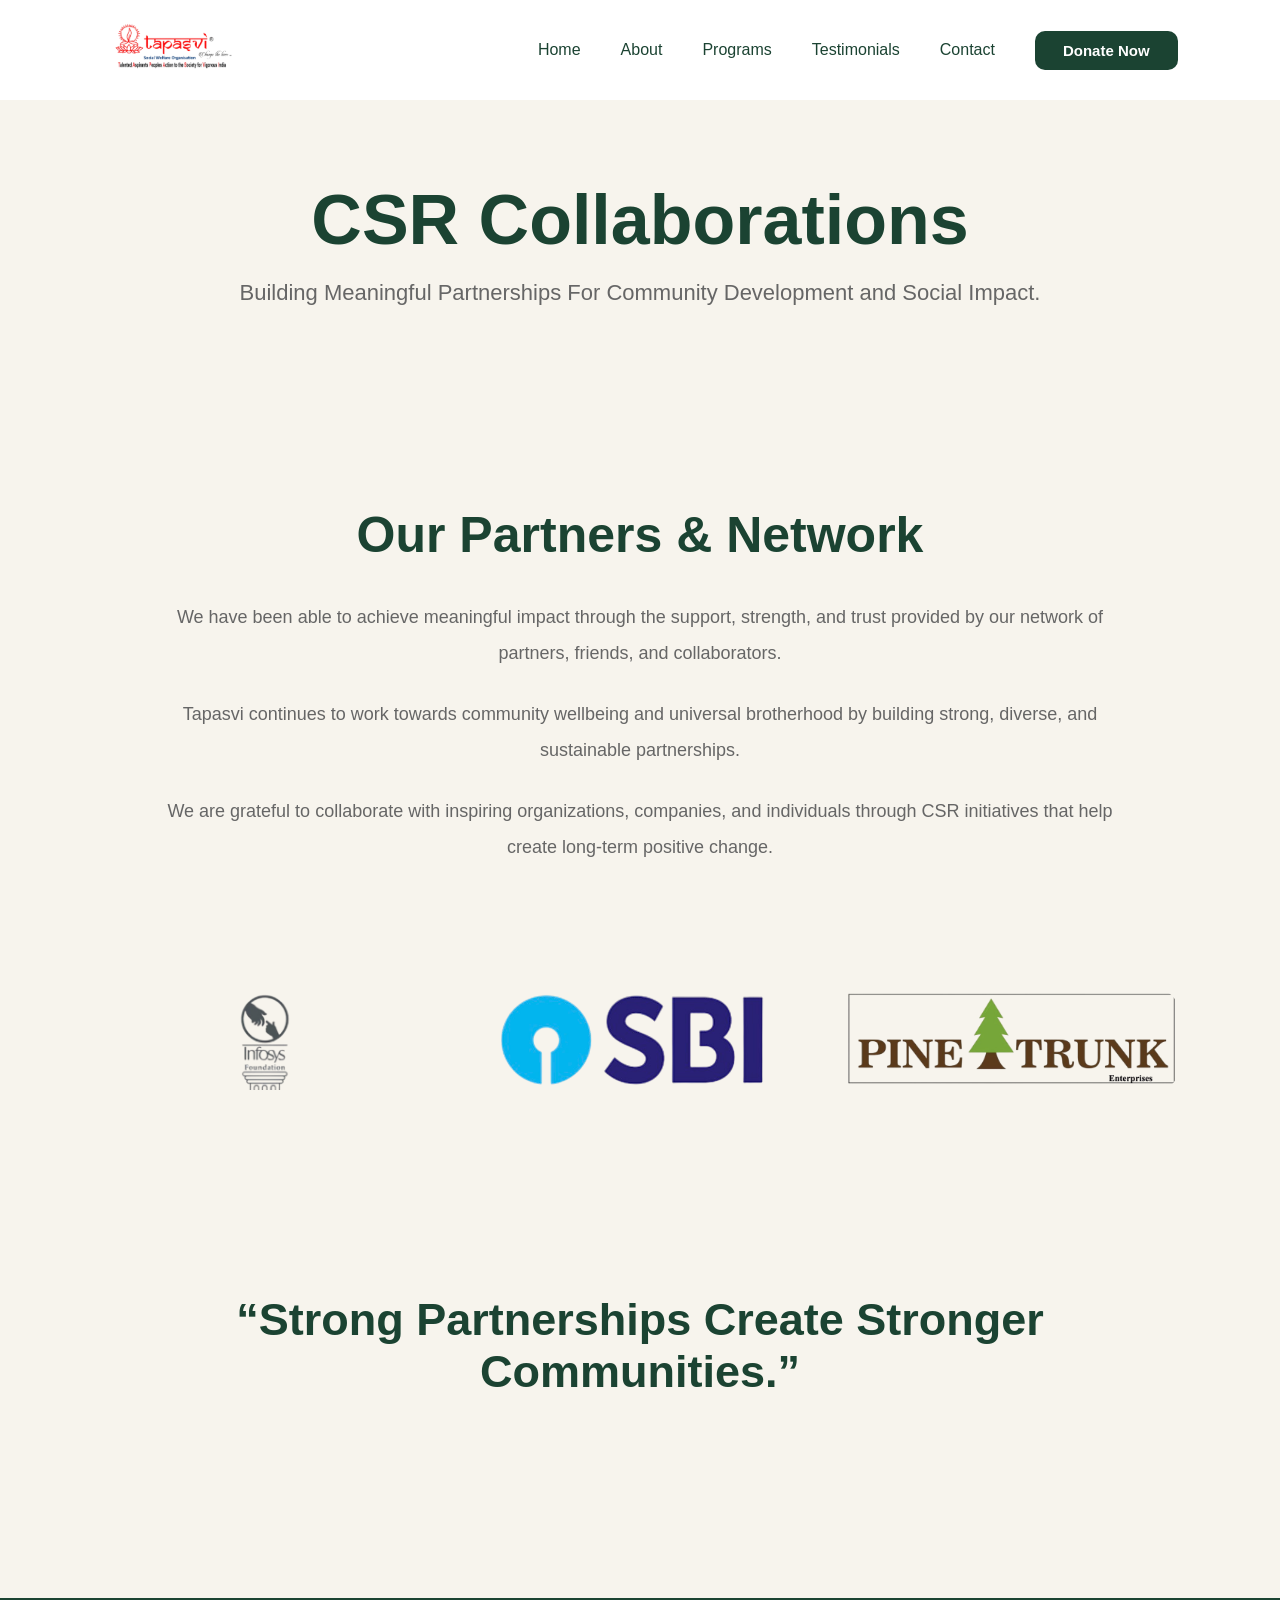
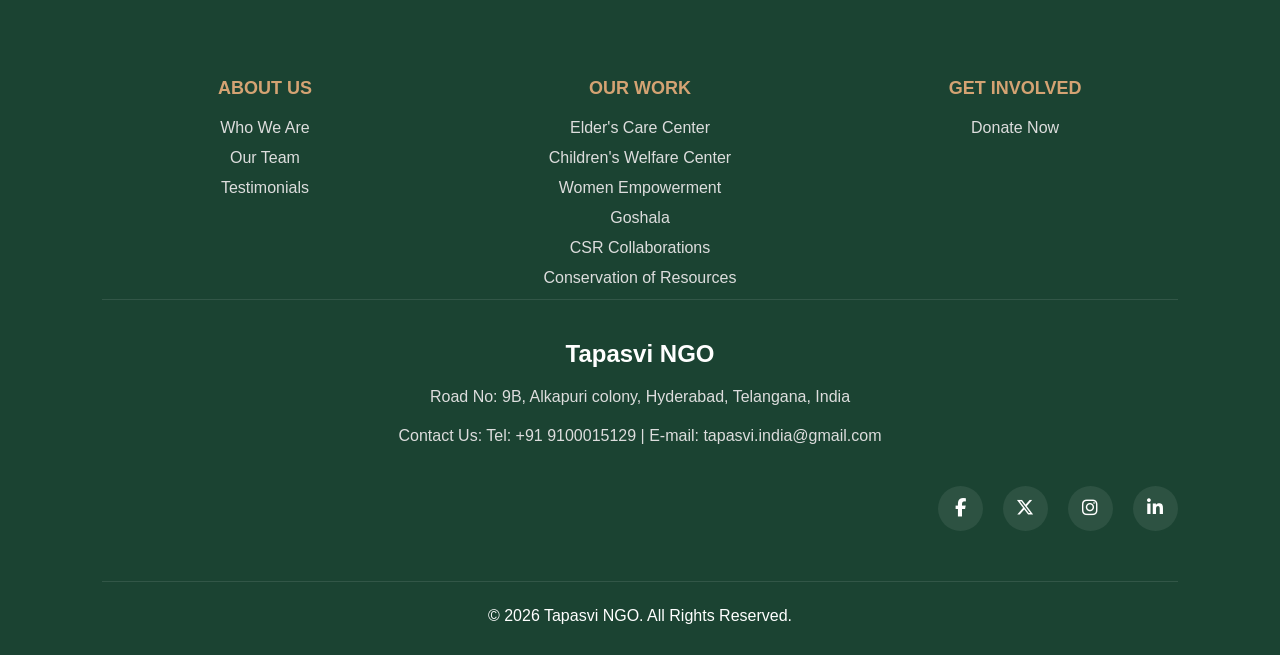
<file: csr.html>
<!DOCTYPE html>
<html lang="en">

<head>

  <meta charset="UTF-8">

  <meta name="viewport"
  content="width=device-width, initial-scale=1.0">

  <title>CSR Collaborations - Tapasvi NGO</title>

  <link rel="stylesheet" href="style.css">

  <link rel="stylesheet"
  href="https://cdnjs.cloudflare.com/ajax/libs/font-awesome/6.5.1/css/all.min.css">

</head>

<body>

  <!-- NAVBAR -->
  <nav>

    <div class="logo">

      <a href="index.html">
        <img src="images/tapasvi.png" alt="NGO Logo">
      </a>

    </div>

    <ul>

      <li><a href="index.html">Home</a></li>

      <li class="dropdown">

        <a href="#">About</a>

        <div class="dropdown-content">

          <a href="about.html">Who We Are</a>

          <a href="team.html">Our Team</a>

        </div>

      </li>

      <li class="dropdown">

        <a href="#">Programs</a>

        <div class="dropdown-content">

          <a href="elderscare.html">
            Elder's Care Centre
          </a>

          <a href="childrenwelfare.html">
            Children's Welfare Centre
          </a>

          <a href="womenempowerment.html">
            Women Empowerment
          </a>

          <a href="goshala.html">
            Goshala
          </a>

          <a href="csr.html">
            CSR Collaborations
          </a>

          <a href="conservation.html">
  Conservation of Resources
</a>

        </div>

      </li>

     <li><a href="testimonials.html">Testimonials</a></li>

      <li><a href="contact.html">Contact</a></li>
      <a href="donate.html" class="navbar-donate-btn">
  Donate Now
</a>

    </ul>

  </nav>

  <!-- HERO -->
  <section class="csr-hero">

    <h1>CSR Collaborations</h1>

    <p>
      Building Meaningful Partnerships
      For Community Development and Social Impact.
    </p>

  </section>

  <!-- CONTENT -->
  <section class="csr-content">

    <div class="csr-text">

      <h2>
        Our Partners & Network
      </h2>

      <p>
        We have been able to achieve meaningful
        impact through the support, strength,
        and trust provided by our network
        of partners, friends, and collaborators.
      </p>

      <p>
        Tapasvi continues to work towards
        community wellbeing and universal
        brotherhood by building strong,
        diverse, and sustainable partnerships.
      </p>

      <p>
        We are grateful to collaborate with
        inspiring organizations, companies,
        and individuals through CSR initiatives
        that help create long-term positive change.
      </p>

    </div>

  </section>

  <!-- PARTNER IMAGES -->
  <section class="partner-gallery">

    <div class="partner-card">

      <img src="images/collab/info.png"
      alt="CSR Partner">

    </div>

    <div class="partner-card">

      <img src="images/collab/sbi.png"
      alt="CSR Partner">

    </div>

    <div class="partner-card">

      <img src="images/collab/pine.png"
      alt="CSR Partner">

    </div>

  </section>

  <!-- QUOTE -->
  <section class="csr-quote">

    <h2>
      “Strong Partnerships Create
      Stronger Communities.”
    </h2>

  </section>
 <!-- FOOTER -->
<footer class="footer">

  <div class="footer-container">

    <!-- ABOUT -->
    <div class="footer-column">

      <h3>ABOUT US</h3>

      <ul>
        <li>
  <a href="about.html">Who We Are</a>
  
</li>
        <li><a href="team.html">Our Team</a></li>

        <li><a href="testimonials.html">Testimonials</a></li>
      </ul>

    </div>

    <!-- OUR WORK -->
    <div class="footer-column">

      <h3>OUR WORK</h3>

      <ul>
        <li><a href="elderscare.html">Elder's Care Center</a></li>
        <li><a href="childrenwelfare.html">Children's Welfare Center</a></li>
        <li><a href="womenempowerment.html">Women Empowerment</a></li>
        <li><a href="goshala.html">Goshala</a></li>
        <li><a href="csr.html">CSR Collaborations</a></li>
        <li><a href="conservation.html">Conservation of Resources</a></li>
      </ul>

    </div>

    

    

    <!-- GET INVOLVED -->
    <div class="footer-column">

      <h3>GET INVOLVED</h3>

      <ul>
        <li><a href="donate.html">Donate Now</a></li>

      </ul>

    </div>
</div>
   

  <!-- CONTACT -->
  <div class="footer-contact">

    <h2>Tapasvi NGO</h2>

    <p>
     Road No: 9B, Alkapuri colony, Hyderabad, Telangana, India
    </p>

    <p>
      Contact Us:
      Tel: +91 9100015129 |
      E-mail: tapasvi.india@gmail.com
    </p>

  </div>

  <!-- SOCIAL -->
<div class="footer-social">

  <a href="https://www.facebook.com/Tapasvingo/" target="_blank">
    <i class="fa-brands fa-facebook-f"></i>
  </a>

  <a href="https://x.com/tapasviindia" target="_blank">
    <i class="fa-brands fa-x-twitter"></i>
  </a>

  

  <a href="https://www.instagram.com/tapasvi.india/" target="_blank">
    <i class="fa-brands fa-instagram"></i>
  </a>

  <a href="https://www.linkedin.com/in/tapasvi-india-39587911a?originalSubdomain=in" target="_blank">
    <i class="fa-brands fa-linkedin-in"></i>
  </a>

</div>

  

  <!-- COPYRIGHT -->
  <div class="copyright">

    <p>
      © 2026 Tapasvi NGO. All Rights Reserved.
    </p>

  </div>

</footer>
  

</body>

</html>
</file>
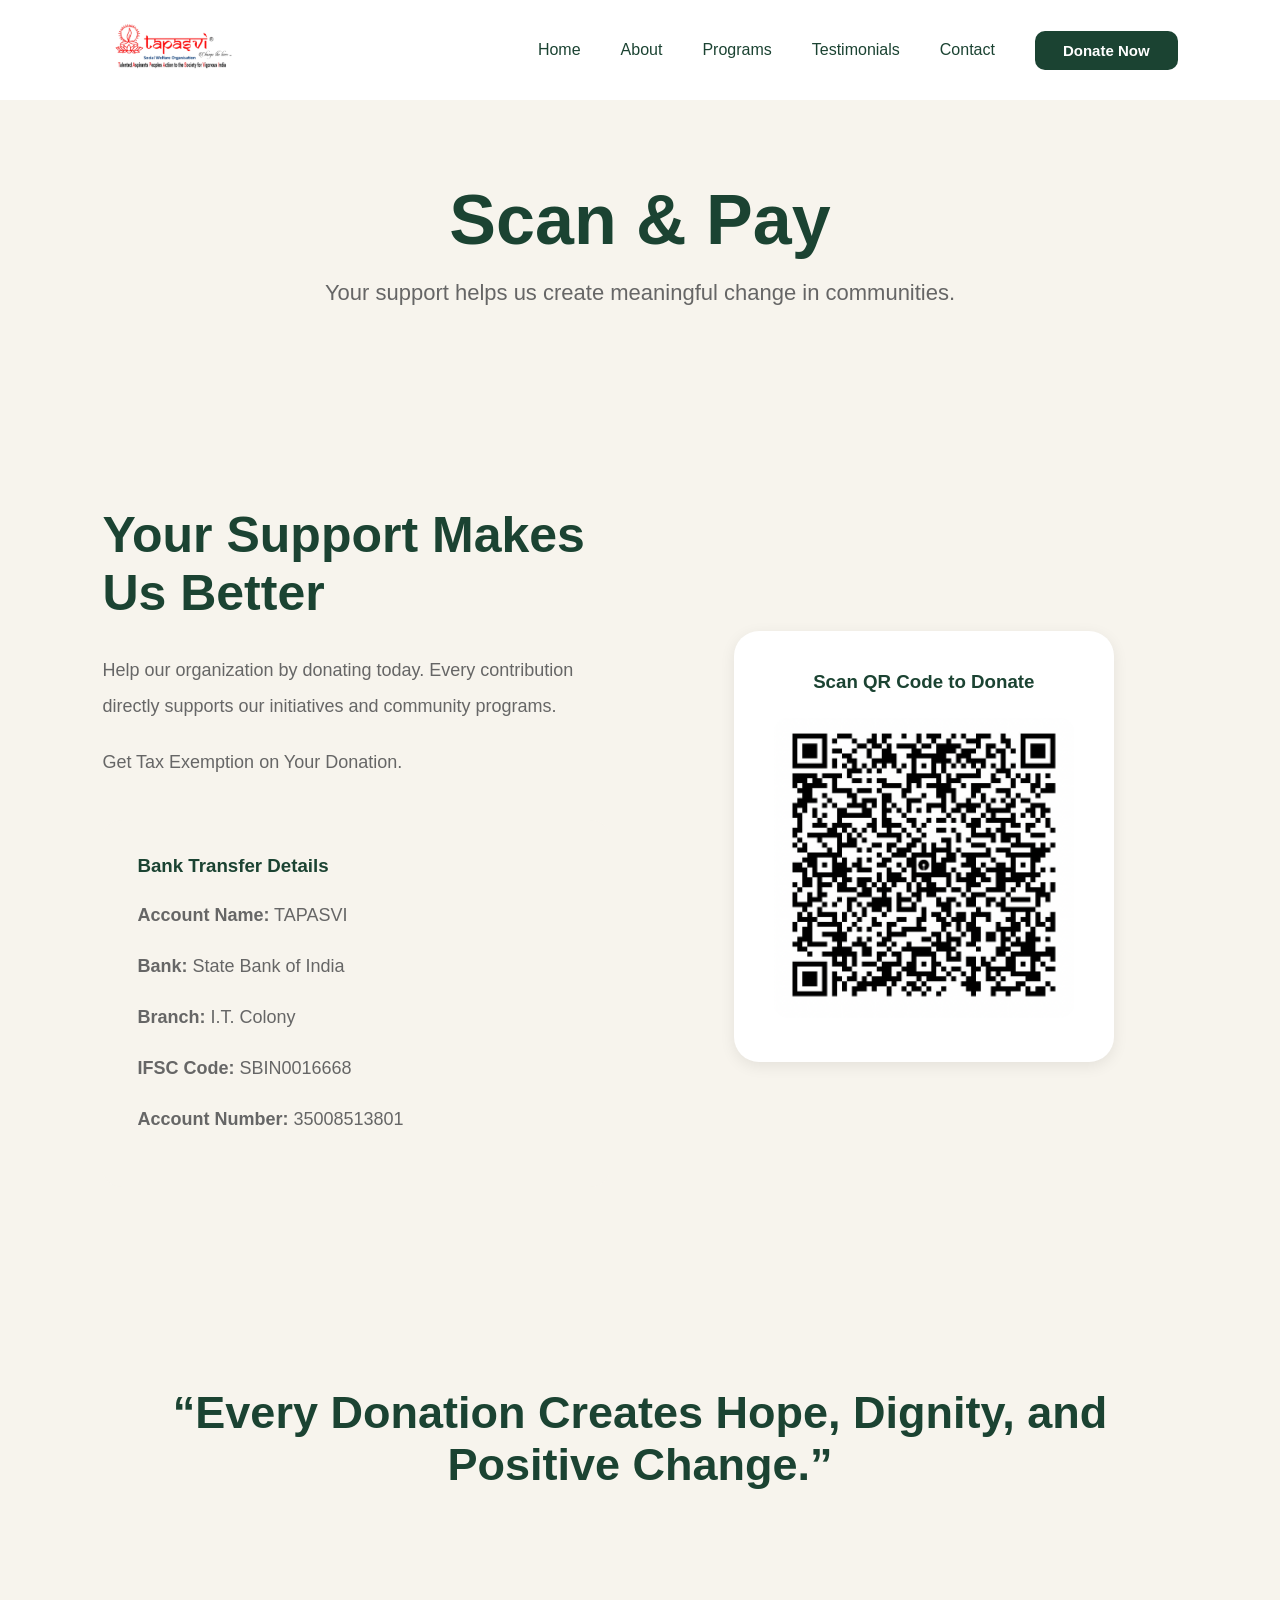
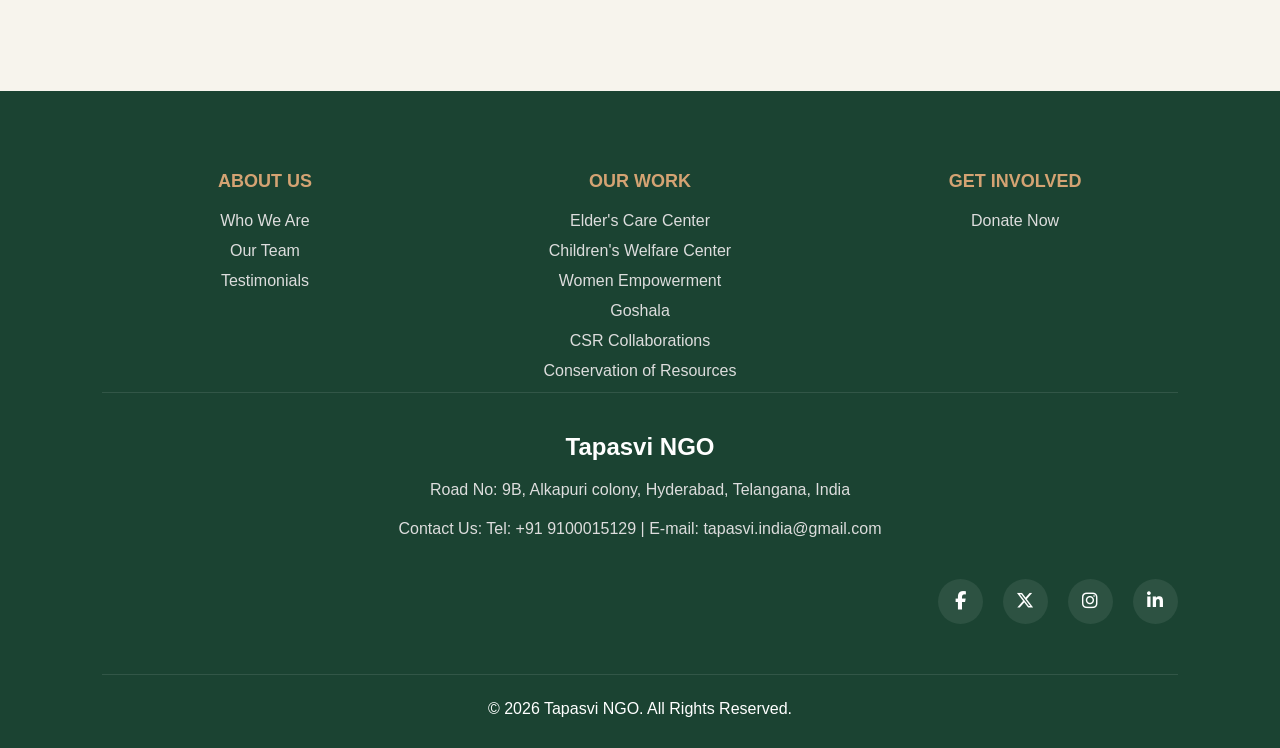
<file: donate.html>
<!DOCTYPE html>
<html lang="en">

<head>

  <meta charset="UTF-8">

  <meta name="viewport"
  content="width=device-width, initial-scale=1.0">

  <title>Donate - Tapasvi NGO</title>

  <link rel="stylesheet" href="style.css">

  <link rel="stylesheet"
  href="https://cdnjs.cloudflare.com/ajax/libs/font-awesome/6.5.1/css/all.min.css">

</head>

<body>

  <!-- NAVBAR -->
 <!-- NAVBAR -->
  <nav>

    <div class="logo">

      <a href="index.html">
        <img src="images/tapasvi.png" alt="NGO Logo">
      </a>

    </div>

    <ul>

            <li><a href="index.html">Home</a></li>

      <li class="dropdown">

        <a href="#">About</a>

        <div class="dropdown-content">
          <a href="about.html">Who We Are</a>
          <a href="team.html">Our Team</a>
        </div>

      </li>

      <li class="dropdown">

        <a href="#">Programs</a>

        <div class="dropdown-content">
           <a href="elderscare.html">
            Elder's Care Centre
          </a>
          <a href="childrenwelfare.html">
  Children's Welfare Centre
</a>
          <a href="womenempowerment.html">
  Women Empowerment
</a>
          <a href="goshala.html">Goshala</a>
          <a href="csr.html">
  CSR Collaborations
</a>
           <a href="conservation.html">
  Conservation of Resources
</a>
        </div>

      </li>

      <li><a href="testimonials.html">Testimonials</a></li>

      <li><a href="contact.html">Contact</a></li>
      <a href="donate.html" class="navbar-donate-btn">
  Donate Now
</a>

    </ul>

    
  </nav>

  <!-- HERO -->
  <section class="donate-hero">

    <h1>Scan & Pay</h1>

    <p>
      Your support helps us create
      meaningful change in communities.
    </p>

  </section>

  <!-- DONATION SECTION -->
  <section class="donation-section">

    <div class="donation-left">

      <h2>
        Your Support Makes Us Better
      </h2>

      <p>
        Help our organization by donating today.
        Every contribution directly supports
        our initiatives and community programs.
      </p>

      <p>
        Get Tax Exemption on Your Donation.
      </p>

      <div class="bank-details">

        <h3>Bank Transfer Details</h3>

        <p>
          <strong>Account Name:</strong>
          TAPASVI
        </p>

        <p>
          <strong>Bank:</strong>
          State Bank of India
        </p>

        <p>
          <strong>Branch:</strong>
          I.T. Colony
        </p>

        <p>
          <strong>IFSC Code:</strong>
          SBIN0016668
        </p>

        <p>
          <strong>Account Number:</strong>
          35008513801
        </p>

      </div>

    </div>

    <!-- QR -->
    <div class="donation-right">

      <div class="qr-box">

        <h3>
          Scan QR Code to Donate
        </h3>

        <img src="images/collab/img1.png"
        alt="QR Code">

      </div>

    </div>

  </section>

  <!-- THANK YOU -->
  <section class="donate-quote">

    <h2>
      “Every Donation Creates Hope,
      Dignity, and Positive Change.”
    </h2>

  </section>

  <!-- FOOTER -->
<footer class="footer">

  <div class="footer-container">

    <!-- ABOUT -->
    <div class="footer-column">

      <h3>ABOUT US</h3>

      <ul>
        <li>
  <a href="about.html">Who We Are</a>
  
</li>
        <li><a href="team.html">Our Team</a></li>

        <li><a href="testimonials.html">Testimonials</a></li>
      </ul>

    </div>

    <!-- OUR WORK -->
    <div class="footer-column">

      <h3>OUR WORK</h3>

      <ul>
        <li><a href="elderscare.html">Elder's Care Center</a></li>
        <li><a href="childrenwelfare.html">Children's Welfare Center</a></li>
        <li><a href="womenempowerment.html">Women Empowerment</a></li>
        <li><a href="goshala.html">Goshala</a></li>
        <li><a href="csr.html">CSR Collaborations</a></li>
        <li><a href="conservation.html">Conservation of Resources</a></li>
      </ul>

    </div>

    

    

    <!-- GET INVOLVED -->
    <div class="footer-column">

      <h3>GET INVOLVED</h3>

      <ul>
        <li><a href="donate.html">Donate Now</a></li>

      </ul>

    </div>
</div>
   

  <!-- CONTACT -->
  <div class="footer-contact">

    <h2>Tapasvi NGO</h2>

    <p>
     Road No: 9B, Alkapuri colony, Hyderabad, Telangana, India
    </p>

    <p>
      Contact Us:
      Tel: +91 9100015129 |
      E-mail: tapasvi.india@gmail.com
    </p>

  </div>

  <!-- SOCIAL -->
<div class="footer-social">

  <a href="https://www.facebook.com/Tapasvingo/" target="_blank">
    <i class="fa-brands fa-facebook-f"></i>
  </a>

  <a href="https://x.com/tapasviindia" target="_blank">
    <i class="fa-brands fa-x-twitter"></i>
  </a>

  

  <a href="https://www.instagram.com/tapasvi.india/" target="_blank">
    <i class="fa-brands fa-instagram"></i>
  </a>

  <a href="https://www.linkedin.com/in/tapasvi-india-39587911a?originalSubdomain=in" target="_blank">
    <i class="fa-brands fa-linkedin-in"></i>
  </a>

</div>

  

  <!-- COPYRIGHT -->
  <div class="copyright">

    <p>
      © 2026 Tapasvi NGO. All Rights Reserved.
    </p>

  </div>

</footer>

</body>

</html>
</file>
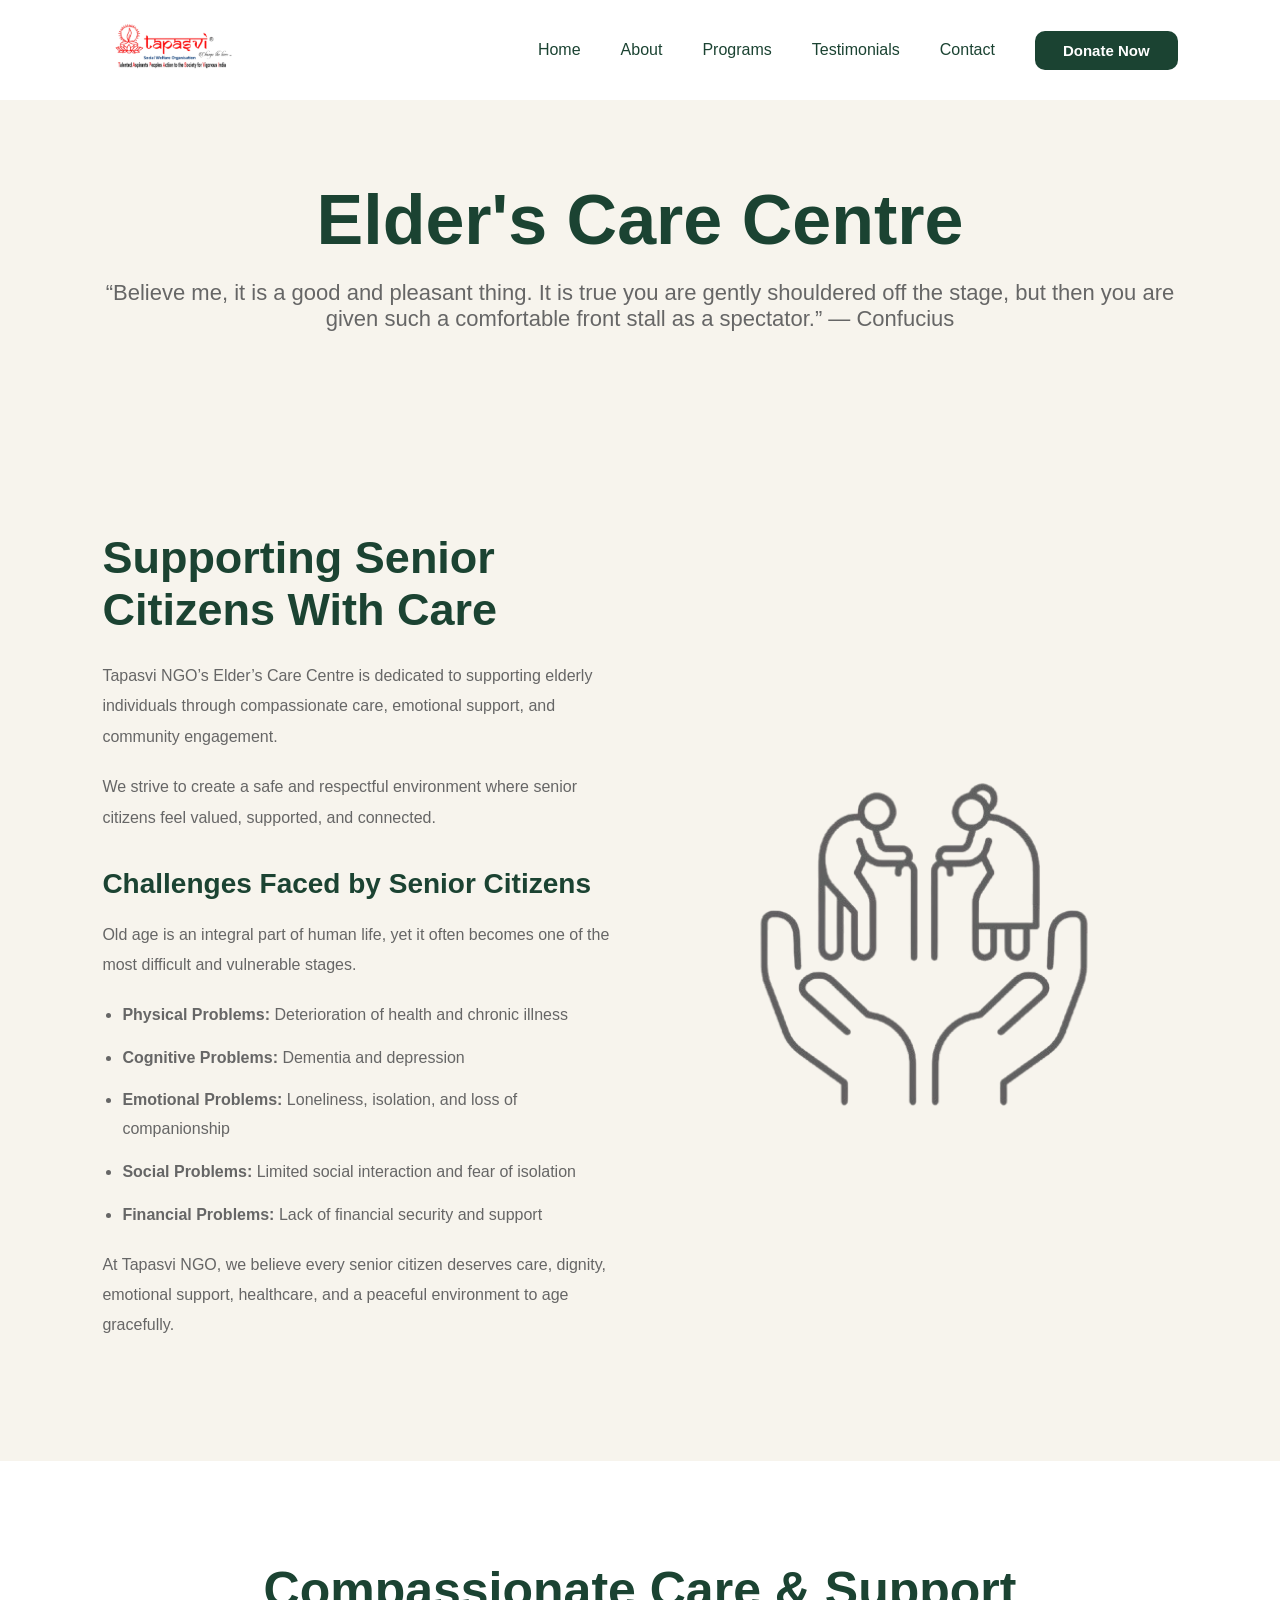
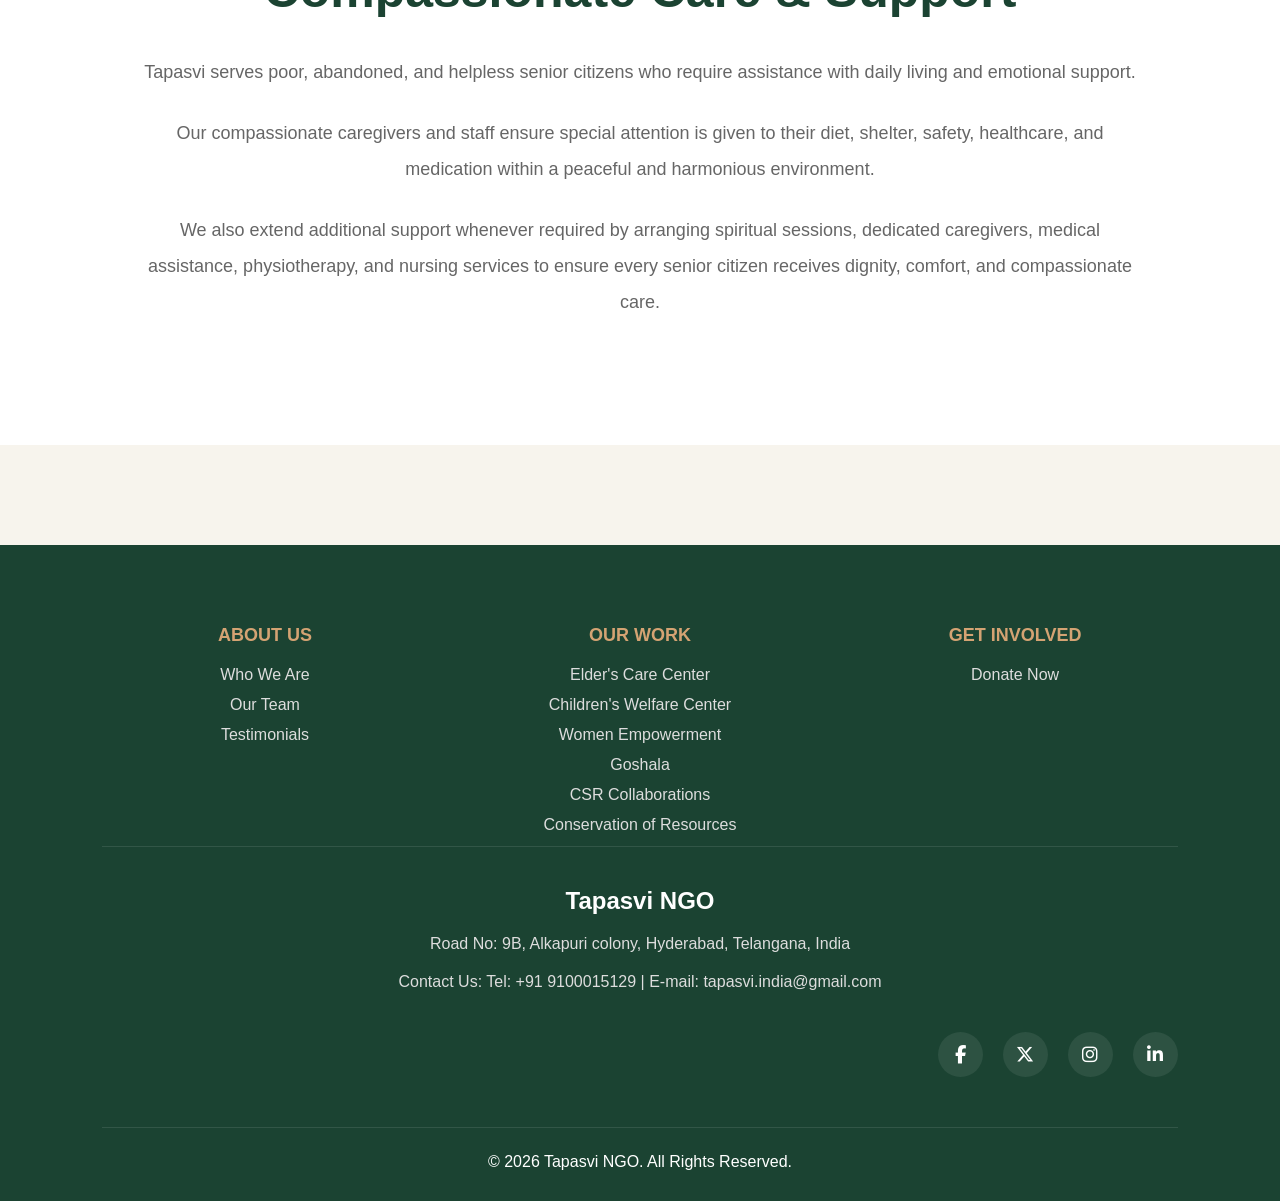
<file: elderscare.html>
<!DOCTYPE html>
<html lang="en">

<head>

  <meta charset="UTF-8">

  <meta name="viewport"
  content="width=device-width, initial-scale=1.0">

  <title>Elder's Care Centre - Tapasvi NGO</title>

  <link rel="stylesheet" href="style.css">

  <link rel="stylesheet"
  href="https://cdnjs.cloudflare.com/ajax/libs/font-awesome/6.5.1/css/all.min.css">

</head>

<body>

  <!-- NAVBAR -->
  <nav>

    <div class="logo">

      <a href="index.html">
        <img src="images/tapasvi.png" alt="NGO Logo">
      </a>

    </div>

    <ul>

      <li><a href="index.html">Home</a></li>

      <li class="dropdown">

        <a href="#">About</a>

        <div class="dropdown-content">

          <a href="about.html">Who We Are</a>

          <a href="team.html">Our Team</a>

        </div>

      </li>

      <li class="dropdown">

        <a href="#">Programs</a>

        <div class="dropdown-content">

          <a href="elderscare.html">
            Elder's Care Centre
          </a>

        <a href="childrenwelfare.html">
  Children's Welfare Centre
</a>

          <a href="womenempowerment.html">
  Women Empowerment
</a>
<a href="goshala.html">
            Goshala
          </a>


          <a href="csr.html">
  CSR Collaborations
</a>

          

         <a href="conservation.html">
  Conservation of Resources
</a>

        </div>

      </li>

      <li><a href="testimonials.html">Testimonials</a></li>

      <li><a href="contact.html">Contact</a></li>
      <a href="donate.html" class="navbar-donate-btn">
  Donate Now
</a>

    </ul>

  </nav>

  <!-- HERO -->
  <section class="elder-hero">

    <h1>Elder's Care Centre</h1>

    <p>
      “Believe me, it is a good and pleasant thing. It is true you are gently shouldered off the stage, but then you are given such a comfortable front stall as a spectator.”
— Confucius
    </p>

  </section>

  <!-- CONTENT -->
  <section class="elder-content">

    <div class="elder-text">

      <h2>Supporting Senior Citizens With Care</h2>

      <p>
        Tapasvi NGO’s Elder’s Care Centre is dedicated
        to supporting elderly individuals through
        compassionate care, emotional support,
        and community engagement.
      </p>

      <p>
        We strive to create a safe and respectful
        environment where senior citizens feel valued,
        supported, and connected.
      </p>
      <div class="elder-details">

  <h3>Challenges Faced by Senior Citizens</h3>

  <p>
    Old age is an integral part of human life,
    yet it often becomes one of the most
    difficult and vulnerable stages.
  </p>

  <ul>

    <li>
      <strong>Physical Problems:</strong>
      Deterioration of health and chronic illness
    </li>

    <li>
      <strong>Cognitive Problems:</strong>
      Dementia and depression
    </li>

    <li>
      <strong>Emotional Problems:</strong>
      Loneliness, isolation, and loss of companionship
    </li>

    <li>
      <strong>Social Problems:</strong>
      Limited social interaction and fear of isolation
    </li>

    <li>
      <strong>Financial Problems:</strong>
      Lack of financial security and support
    </li>

  </ul>

  <p>
    At Tapasvi NGO, we believe every senior citizen
    deserves care, dignity, emotional support,
    healthcare, and a peaceful environment to
    age gracefully.
  </p>

</div>

    </div>

    <div class="elder-image">

      <img src="images/elderly.png"
      alt="Elder Care">

    </div>

  </section>

  <!-- CARE SUPPORT -->
<section class="care-support">

  <div class="care-support-content">

    <h2>
      Compassionate Care & Support
    </h2>

    <p>
      Tapasvi serves poor, abandoned, and helpless
      senior citizens who require assistance with
      daily living and emotional support.
    </p>

    <p>
      Our compassionate caregivers and staff ensure
      special attention is given to their diet,
      shelter, safety, healthcare, and medication
      within a peaceful and harmonious environment.
    </p>

    <p>
      We also extend additional support whenever
      required by arranging spiritual sessions,
      dedicated caregivers, medical assistance,
      physiotherapy, and nursing services to ensure
      every senior citizen receives dignity,
      comfort, and compassionate care.
    </p>

  </div>

</section>
<!-- FOOTER -->
<footer class="footer">

  <div class="footer-container">

    <!-- ABOUT -->
    <div class="footer-column">

      <h3>ABOUT US</h3>

      <ul>
        <li>
  <a href="about.html">Who We Are</a>
  
</li>
        <li><a href="team.html">Our Team</a></li>

        <li><a href="testimonials.html">Testimonials</a></li>
      </ul>

    </div>

    <!-- OUR WORK -->
    <div class="footer-column">

      <h3>OUR WORK</h3>

      <ul>
        <li><a href="elderscare.html">Elder's Care Center</a></li>
        <li><a href="childrenwelfare.html">Children's Welfare Center</a></li>
        <li><a href="womenempowerment.html">Women Empowerment</a></li>
        <li><a href="goshala.html">Goshala</a></li>
        <li><a href="csr.html">CSR Collaborations</a></li>
        <li><a href="conservation.html">Conservation of Resources</a></li>
      </ul>

    </div>

    

    

    <!-- GET INVOLVED -->
    <div class="footer-column">

      <h3>GET INVOLVED</h3>

      <ul>
        <li><a href="donate.html">Donate Now</a></li>

      </ul>

    </div>
</div>
   

  <!-- CONTACT -->
  <div class="footer-contact">

    <h2>Tapasvi NGO</h2>

    <p>
     Road No: 9B, Alkapuri colony, Hyderabad, Telangana, India
    </p>

    <p>
      Contact Us:
      Tel: +91 9100015129 |
      E-mail: tapasvi.india@gmail.com
    </p>

  </div>

  <!-- SOCIAL -->
<div class="footer-social">

  <a href="https://www.facebook.com/Tapasvingo/" target="_blank">
    <i class="fa-brands fa-facebook-f"></i>
  </a>

  <a href="https://x.com/tapasviindia" target="_blank">
    <i class="fa-brands fa-x-twitter"></i>
  </a>

  

  <a href="https://www.instagram.com/tapasvi.india/" target="_blank">
    <i class="fa-brands fa-instagram"></i>
  </a>

  <a href="https://www.linkedin.com/in/tapasvi-india-39587911a?originalSubdomain=in" target="_blank">
    <i class="fa-brands fa-linkedin-in"></i>
  </a>

</div>

  

  <!-- COPYRIGHT -->
  <div class="copyright">

    <p>
      © 2026 Tapasvi NGO. All Rights Reserved.
    </p>

  </div>

</footer>
</body>

</html>
</file>
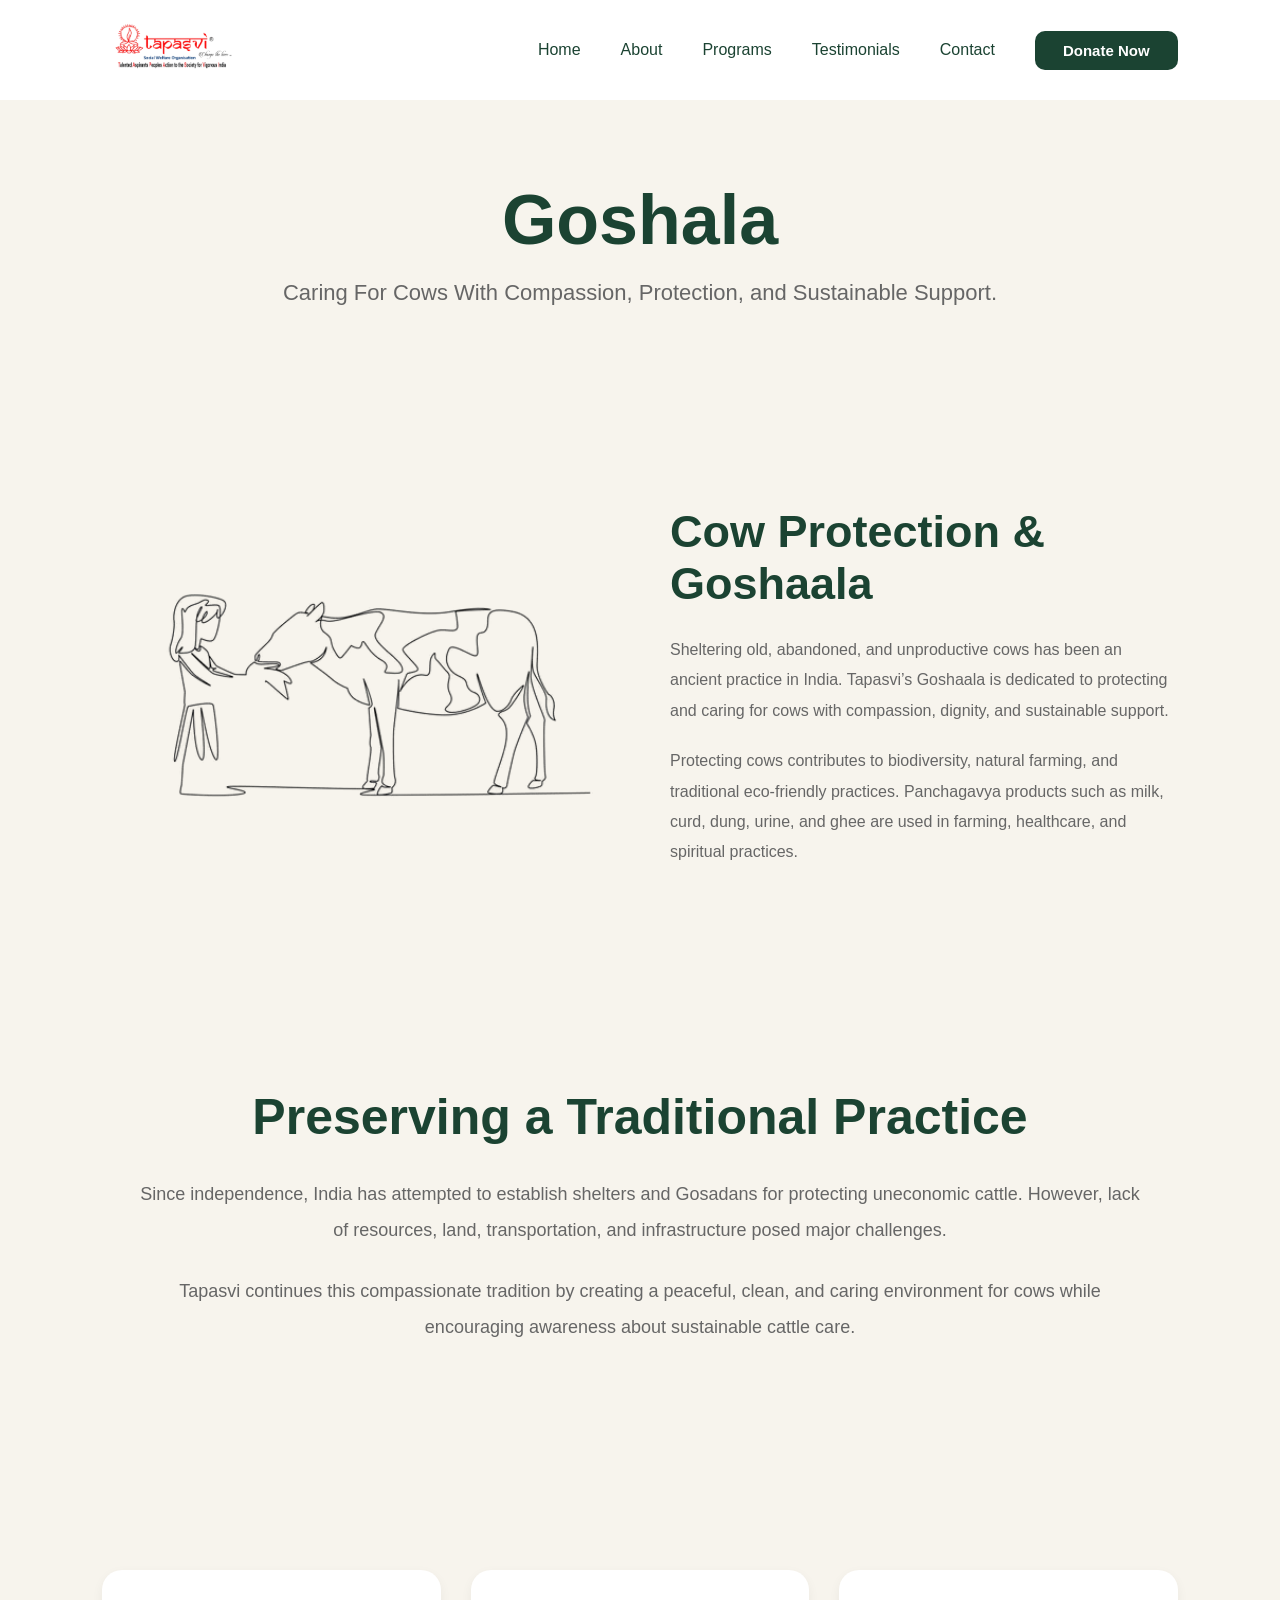
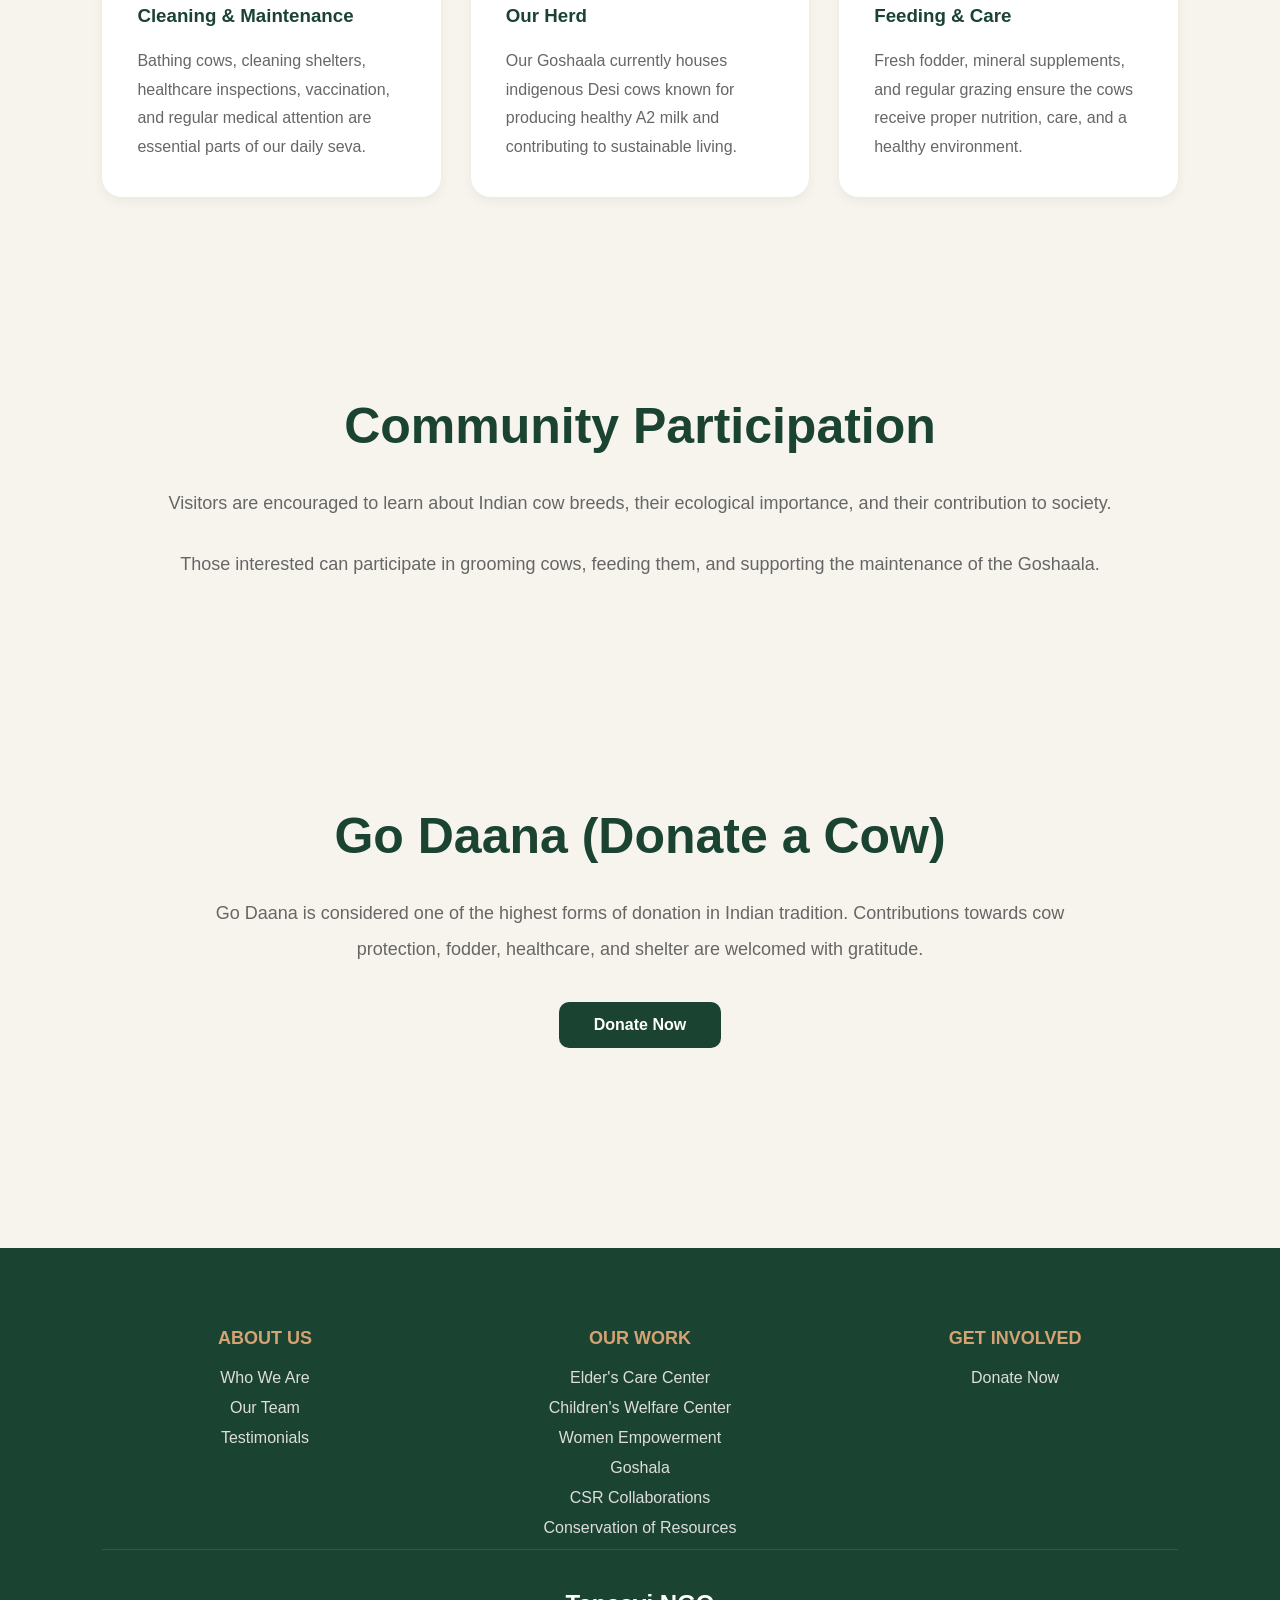
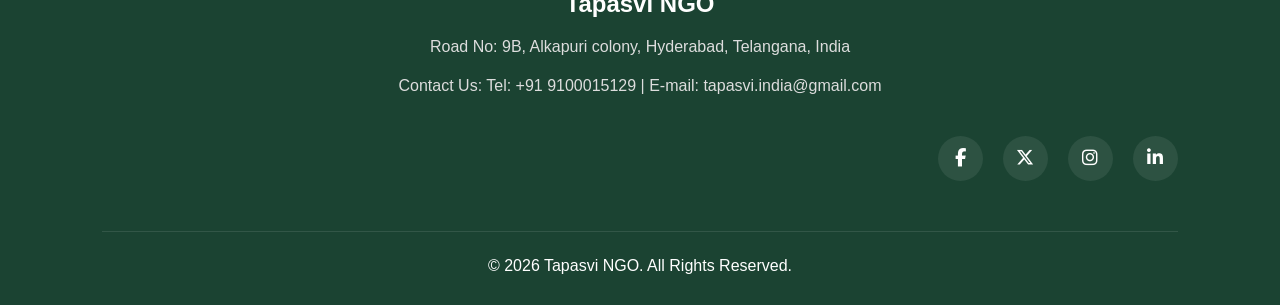
<file: goshala.html>
<!DOCTYPE html>
<html lang="en">

<head>

  <meta charset="UTF-8">

  <meta name="viewport"
  content="width=device-width, initial-scale=1.0">

  <title>Goshala - Tapasvi NGO</title>

  <link rel="stylesheet" href="style.css">

  <link rel="stylesheet"
  href="https://cdnjs.cloudflare.com/ajax/libs/font-awesome/6.5.1/css/all.min.css">

</head>

<body>

  <!-- NAVBAR -->
  <nav>

    <div class="logo">

      <a href="index.html">
        <img src="images/tapasvi.png" alt="NGO Logo">
      </a>

    </div>

    <ul>

      <li><a href="index.html">Home</a></li>

      <li class="dropdown">

        <a href="#">About</a>

        <div class="dropdown-content">

          <a href="about.html">Who We Are</a>

          <a href="team.html">Our Team</a>

        </div>

      </li>

      <li class="dropdown">

        <a href="#">Programs</a>

        <div class="dropdown-content">

          <a href="elderscare.html">
            Elder's Care Centre
          </a>

          <a href="childrenwelfare.html">
            Children's Welfare Centre
          </a>

          <a href="womenempowerment.html">
            Women Empowerment
          </a>

          <a href="goshala.html">
            Goshala
          </a>

          <a href="csr.html">
  CSR Collaborations
</a>

           <a href="conservation.html">
  Conservation of Resources
</a>

        </div>

      </li>

      <li><a href="testimonials.html">Testimonials</a></li>

      <li><a href="contact.html">Contact</a></li>
      <a href="donate.html" class="navbar-donate-btn">
  Donate Now
</a>

    </ul>

  </nav>

  <!-- HERO -->
  <section class="goshala-hero">

    <h1>Goshala</h1>

    <p>
      Caring For Cows With Compassion,
      Protection, and Sustainable Support.
    </p>

  </section>

  <!-- CONTENT -->
  <section class="goshala-content">

    <div class="goshala-image">

      <img src="images/goshala.png"
      alt="Goshala">

    </div>

    <div class="goshala-text">

      <h2>
        Cow Protection & Goshaala
      </h2>

      <p>
        Sheltering old, abandoned, and
        unproductive cows has been an ancient
        practice in India. Tapasvi’s Goshaala
        is dedicated to protecting and caring
        for cows with compassion, dignity,
        and sustainable support.
      </p>

      <p>
        Protecting cows contributes to
        biodiversity, natural farming,
        and traditional eco-friendly practices.
        Panchagavya products such as milk,
        curd, dung, urine, and ghee are used
        in farming, healthcare, and spiritual practices.
      </p>

    </div>

  </section>

  <!-- HISTORY -->
  <section class="goshala-history">

    <div class="history-content">

      <h2>
        Preserving a Traditional Practice
      </h2>

      <p>
        Since independence, India has attempted
        to establish shelters and Gosadans
        for protecting uneconomic cattle.
        However, lack of resources, land,
        transportation, and infrastructure
        posed major challenges.
      </p>

      <p>
        Tapasvi continues this compassionate
        tradition by creating a peaceful,
        clean, and caring environment for cows
        while encouraging awareness about
        sustainable cattle care.
      </p>

    </div>

  </section>

  <!-- SERVICES -->
  <section class="goshala-services">

    <div class="goshala-box">

      <h3>Cleaning & Maintenance</h3>

      <p>
        Bathing cows, cleaning shelters,
        healthcare inspections, vaccination,
        and regular medical attention are
        essential parts of our daily seva.
      </p>

    </div>

    <div class="goshala-box">

      <h3>Our Herd</h3>

      <p>
        Our Goshaala currently houses
        indigenous Desi cows known for
        producing healthy A2 milk and
        contributing to sustainable living.
      </p>

    </div>

    <div class="goshala-box">

      <h3>Feeding & Care</h3>

      <p>
        Fresh fodder, mineral supplements,
        and regular grazing ensure the
        cows receive proper nutrition,
        care, and a healthy environment.
      </p>

    </div>

  </section>

  <!-- VISITORS -->
  <section class="visitor-section">

    <div class="visitor-content">

      <h2>
        Community Participation
      </h2>

      <p>
        Visitors are encouraged to learn
        about Indian cow breeds, their
        ecological importance, and their
        contribution to society.
      </p>

      <p>
        Those interested can participate
        in grooming cows, feeding them,
        and supporting the maintenance
        of the Goshaala.
      </p>

    </div>

  </section>

  <!-- DONATION -->
  <section class="godaan-section">

  <h2>
    Go Daana (Donate a Cow)
  </h2>

  <p>
    Go Daana is considered one of the
    highest forms of donation in Indian tradition.
    Contributions towards cow protection,
    fodder, healthcare, and shelter
    are welcomed with gratitude.
  </p>

  <a href="donate.html" class="donate-cow-btn">
    Donate Now
  </a>

</section>

  <!-- FOOTER -->
<footer class="footer">

  <div class="footer-container">

    <!-- ABOUT -->
    <div class="footer-column">

      <h3>ABOUT US</h3>

      <ul>
        <li>
  <a href="about.html">Who We Are</a>
  
</li>
        <li><a href="team.html">Our Team</a></li>

        <li><a href="testimonials.html">Testimonials</a></li>
      </ul>

    </div>

    <!-- OUR WORK -->
    <div class="footer-column">

      <h3>OUR WORK</h3>

      <ul>
        <li><a href="elderscare.html">Elder's Care Center</a></li>
        <li><a href="childrenwelfare.html">Children's Welfare Center</a></li>
        <li><a href="womenempowerment.html">Women Empowerment</a></li>
        <li><a href="goshala.html">Goshala</a></li>
        <li><a href="csr.html">CSR Collaborations</a></li>
        <li><a href="conservation.html">Conservation of Resources</a></li>
      </ul>

    </div>

    

    

    <!-- GET INVOLVED -->
    <div class="footer-column">

      <h3>GET INVOLVED</h3>

      <ul>
        <li><a href="donate.html">Donate Now</a></li>

      </ul>

    </div>
</div>
   

  <!-- CONTACT -->
  <div class="footer-contact">

    <h2>Tapasvi NGO</h2>

    <p>
     Road No: 9B, Alkapuri colony, Hyderabad, Telangana, India
    </p>

    <p>
      Contact Us:
      Tel: +91 9100015129 |
      E-mail: tapasvi.india@gmail.com
    </p>

  </div>

  <!-- SOCIAL -->
<div class="footer-social">

  <a href="https://www.facebook.com/Tapasvingo/" target="_blank">
    <i class="fa-brands fa-facebook-f"></i>
  </a>

  <a href="https://x.com/tapasviindia" target="_blank">
    <i class="fa-brands fa-x-twitter"></i>
  </a>

  

  <a href="https://www.instagram.com/tapasvi.india/" target="_blank">
    <i class="fa-brands fa-instagram"></i>
  </a>

  <a href="https://www.linkedin.com/in/tapasvi-india-39587911a?originalSubdomain=in" target="_blank">
    <i class="fa-brands fa-linkedin-in"></i>
  </a>

</div>

  

  <!-- COPYRIGHT -->
  <div class="copyright">

    <p>
      © 2026 Tapasvi NGO. All Rights Reserved.
    </p>

  </div>

</footer>

</body>

</html>
</file>
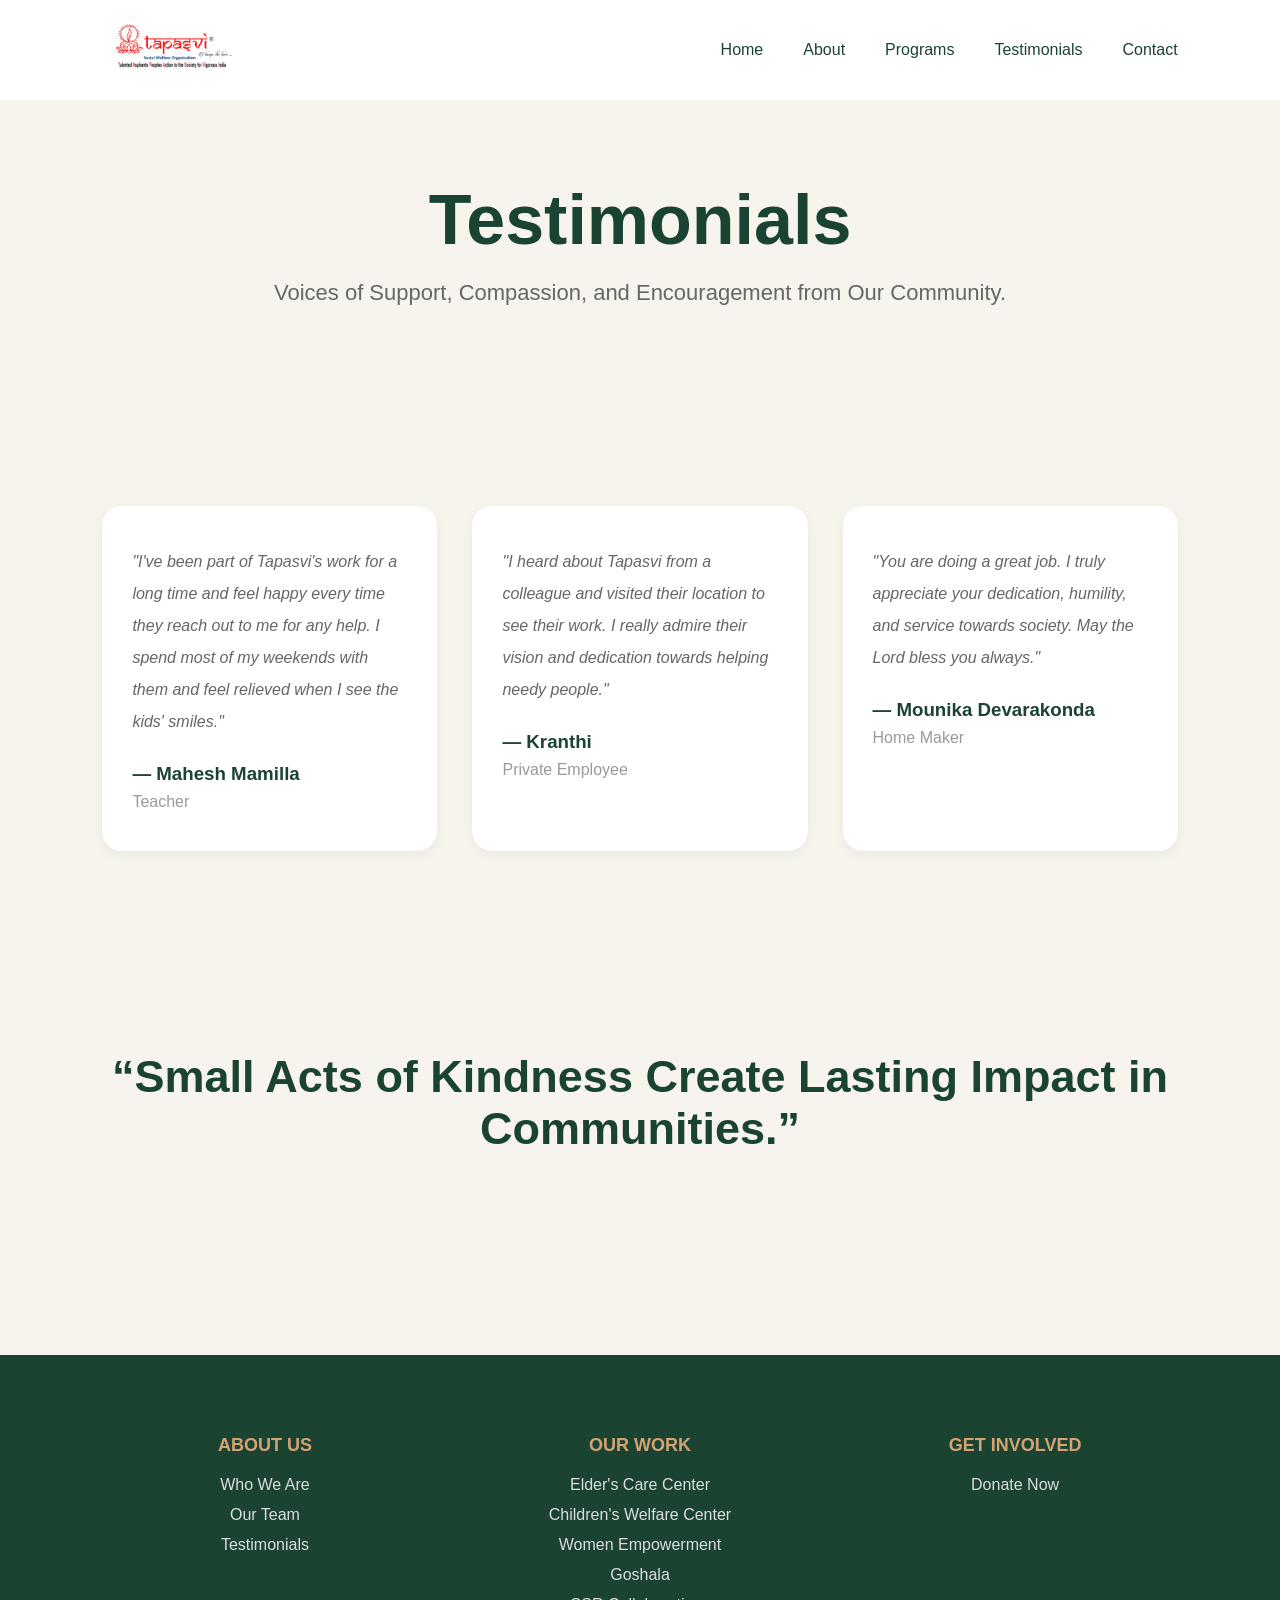
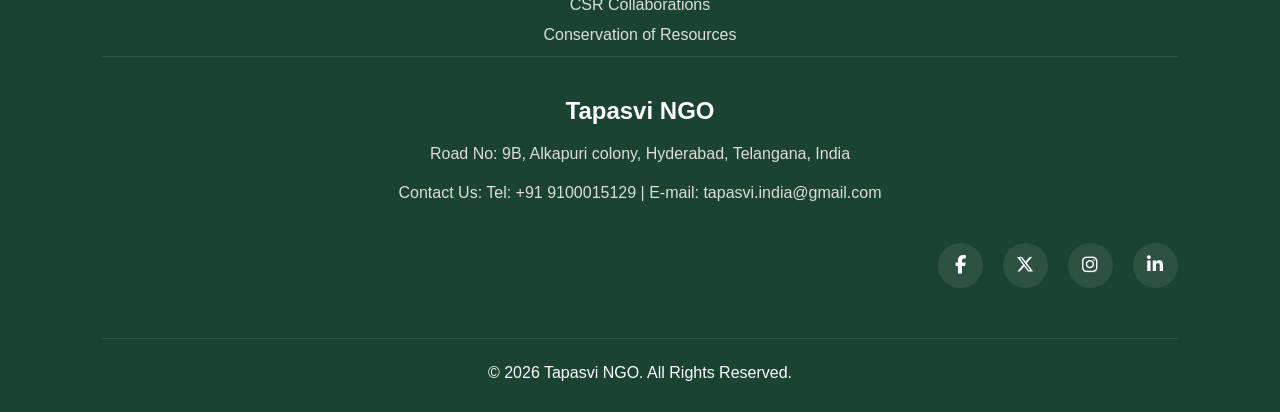
<file: testimonials.html>
<!DOCTYPE html>
<html lang="en">

<head>

  <meta charset="UTF-8">

  <meta name="viewport"
  content="width=device-width, initial-scale=1.0">

  <title>Testimonials - Tapasvi NGO</title>

  <link rel="stylesheet" href="style.css">

  <link rel="stylesheet"
  href="https://cdnjs.cloudflare.com/ajax/libs/font-awesome/6.5.1/css/all.min.css">

</head>

<body>

  <!-- NAVBAR -->
  <nav>

    <div class="logo">

      <a href="index.html">
        <img src="images/tapasvi.png" alt="NGO Logo">
      </a>

    </div>

    <ul>

      <li><a href="index.html">Home</a></li>

      <li class="dropdown">

        <a href="#">About</a>

        <div class="dropdown-content">

          <a href="about.html">Who We Are</a>

          <a href="team.html">Our Team</a>

        </div>

      </li>

      <li class="dropdown">

        <a href="#">Programs</a>

        <div class="dropdown-content">

          <a href="elderscare.html">
            Elder's Care Centre
          </a>

          <a href="childrenwelfare.html">
            Children's Welfare Centre
          </a>

          <a href="womenempowerment.html">
            Women Empowerment
          </a>

          <a href="goshala.html">
            Goshala
          </a>

          <a href="csr.html">
            CSR Collaborations
          </a>

          <a href="conservation.html">
            Conservation of Resources
          </a>

        </div>

      </li>

      <li>
        <a href="testimonials.html">
          Testimonials
        </a>
      </li>

      <li><a href="#">Contact</a></li>

    </ul>

  </nav>

  <!-- HERO -->
  <section class="testimonial-hero">

    <h1>Testimonials</h1>

    <p>
      Voices of Support, Compassion,
      and Encouragement from Our Community.
    </p>

  </section>

  <!-- TESTIMONIALS -->
  <section class="testimonial-section">

    <!-- CARD -->
    <div class="testimonial-card">

      <p>
        "I've been part of Tapasvi's work
        for a long time and feel happy every
        time they reach out to me for any help.
        I spend most of my weekends with them
        and feel relieved when I see the kids' smiles."
      </p>

      <h3>
        — Mahesh Mamilla
      </h3>

      <span>
        Teacher
      </span>

    </div>

    <!-- CARD -->
    <div class="testimonial-card">

      <p>
        "I heard about Tapasvi from a colleague
        and visited their location to see their work.
        I really admire their vision and dedication
        towards helping needy people."
      </p>

      <h3>
        — Kranthi
      </h3>

      <span>
        Private Employee
      </span>

    </div>

    <!-- CARD -->
    <div class="testimonial-card">

      <p>
        "You are doing a great job.
        I truly appreciate your dedication,
        humility, and service towards society.
        May the Lord bless you always."
      </p>

      <h3>
        — Mounika Devarakonda
      </h3>

      <span>
        Home Maker
      </span>

    </div>

  </section>

  <!-- QUOTE -->
  <section class="testimonial-quote">

    <h2>
      “Small Acts of Kindness Create
      Lasting Impact in Communities.”
    </h2>

  </section>

  <!-- FOOTER -->
<footer class="footer">

  <div class="footer-container">

    <!-- ABOUT -->
    <div class="footer-column">

      <h3>ABOUT US</h3>

      <ul>
        <li>
  <a href="about.html">Who We Are</a>
  
</li>
        <li><a href="team.html">Our Team</a></li>

        <li><a href="testimonials.html">Testimonials</a></li>
      </ul>

    </div>

    <!-- OUR WORK -->
    <div class="footer-column">

      <h3>OUR WORK</h3>

      <ul>
        <li><a href="elderscare.html">Elder's Care Center</a></li>
        <li><a href="childrenwelfare.html">Children's Welfare Center</a></li>
        <li><a href="womenempowerment.html">Women Empowerment</a></li>
        <li><a href="goshala.html">Goshala</a></li>
        <li><a href="csr.html">CSR Collaborations</a></li>
        <li><a href="conservation.html">Conservation of Resources</a></li>
      </ul>

    </div>

    

    

    <!-- GET INVOLVED -->
    <div class="footer-column">

      <h3>GET INVOLVED</h3>

      <ul>
        <li>Donate Now</li>
      
      </ul>

    </div>
</div>
   

  <!-- CONTACT -->
  <div class="footer-contact">

    <h2>Tapasvi NGO</h2>

    <p>
     Road No: 9B, Alkapuri colony, Hyderabad, Telangana, India
    </p>

    <p>
      Contact Us:
      Tel: +91 9100015129 |
      E-mail: tapasvi.india@gmail.com
    </p>

  </div>

  <!-- SOCIAL -->
<div class="footer-social">

  <a href="https://www.facebook.com/Tapasvingo/" target="_blank">
    <i class="fa-brands fa-facebook-f"></i>
  </a>

  <a href="https://x.com/tapasviindia" target="_blank">
    <i class="fa-brands fa-x-twitter"></i>
  </a>

  

  <a href="https://www.instagram.com/tapasvi.india/" target="_blank">
    <i class="fa-brands fa-instagram"></i>
  </a>

  <a href="https://www.linkedin.com/in/tapasvi-india-39587911a?originalSubdomain=in" target="_blank">
    <i class="fa-brands fa-linkedin-in"></i>
  </a>

</div>

  

  <!-- COPYRIGHT -->
  <div class="copyright">

    <p>
      © 2026 Tapasvi NGO. All Rights Reserved.
    </p>

  </div>

</footer>

</body>

</html>
</file>
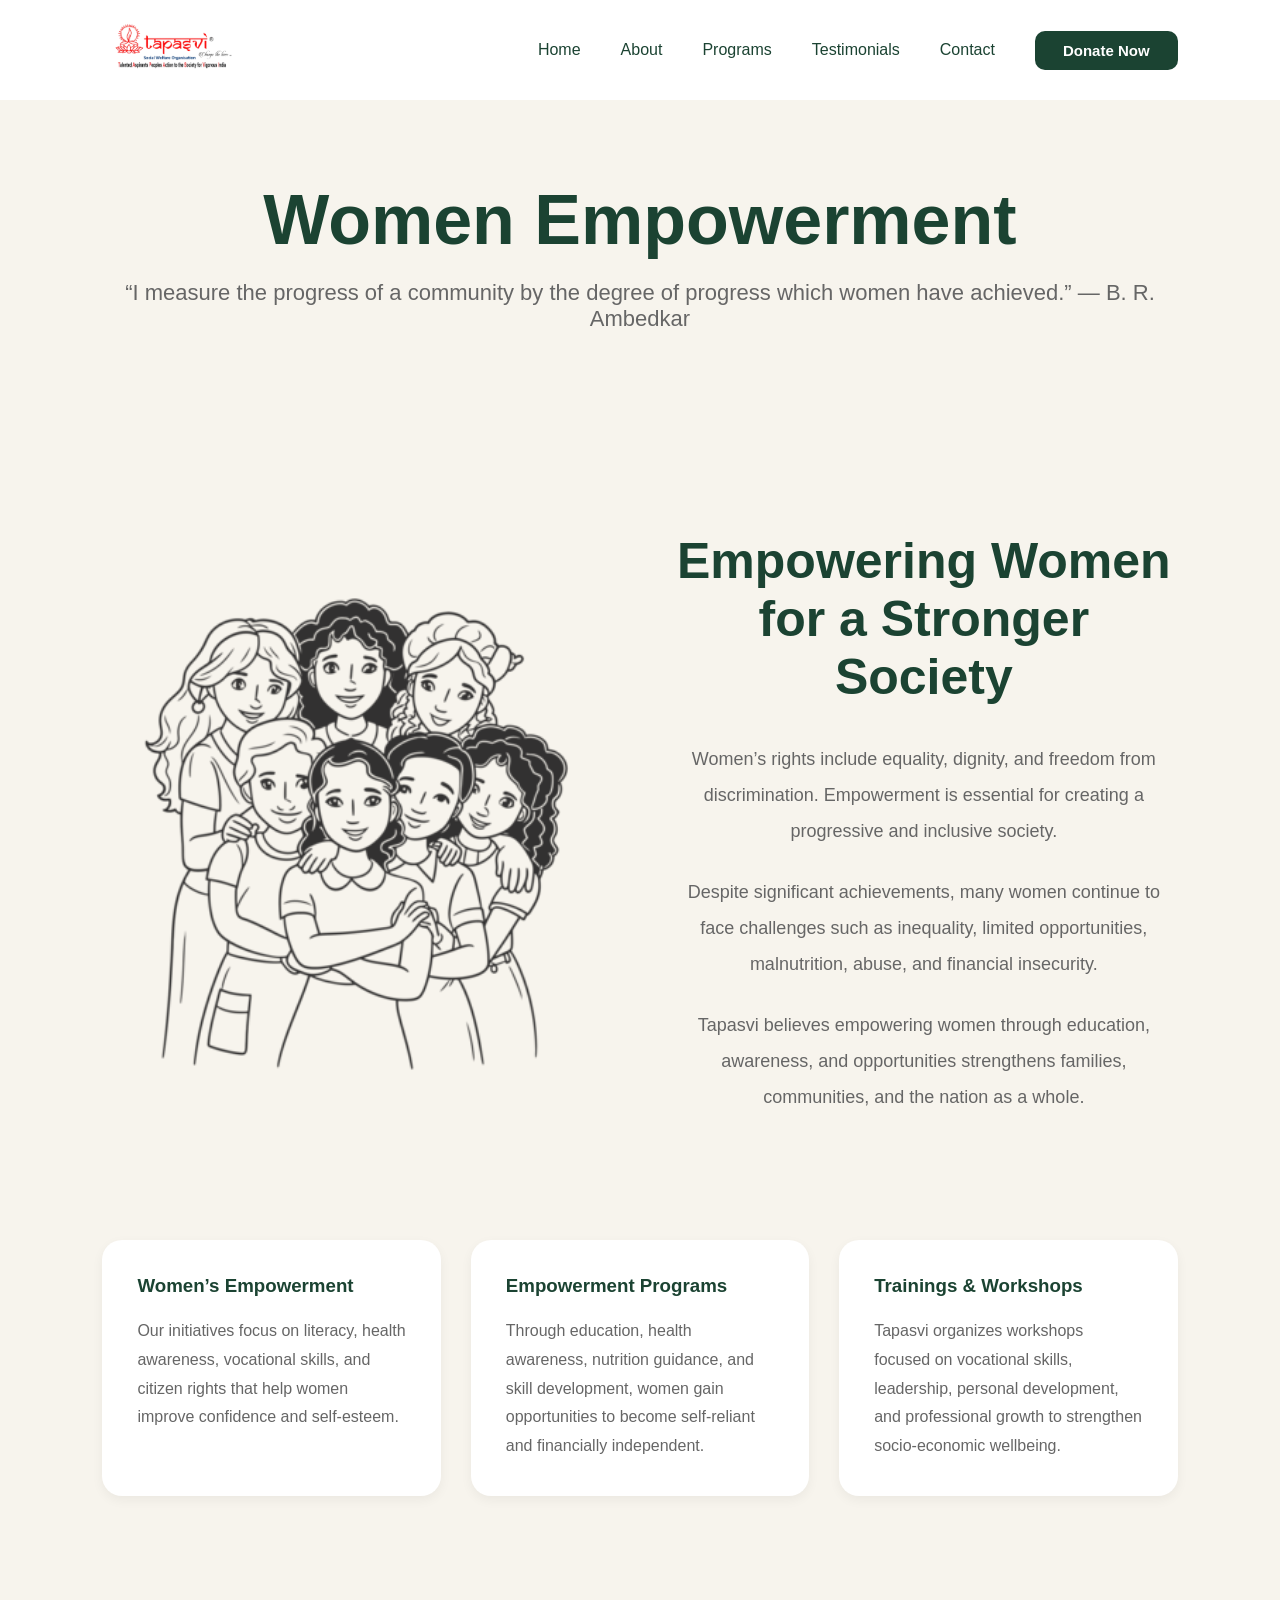
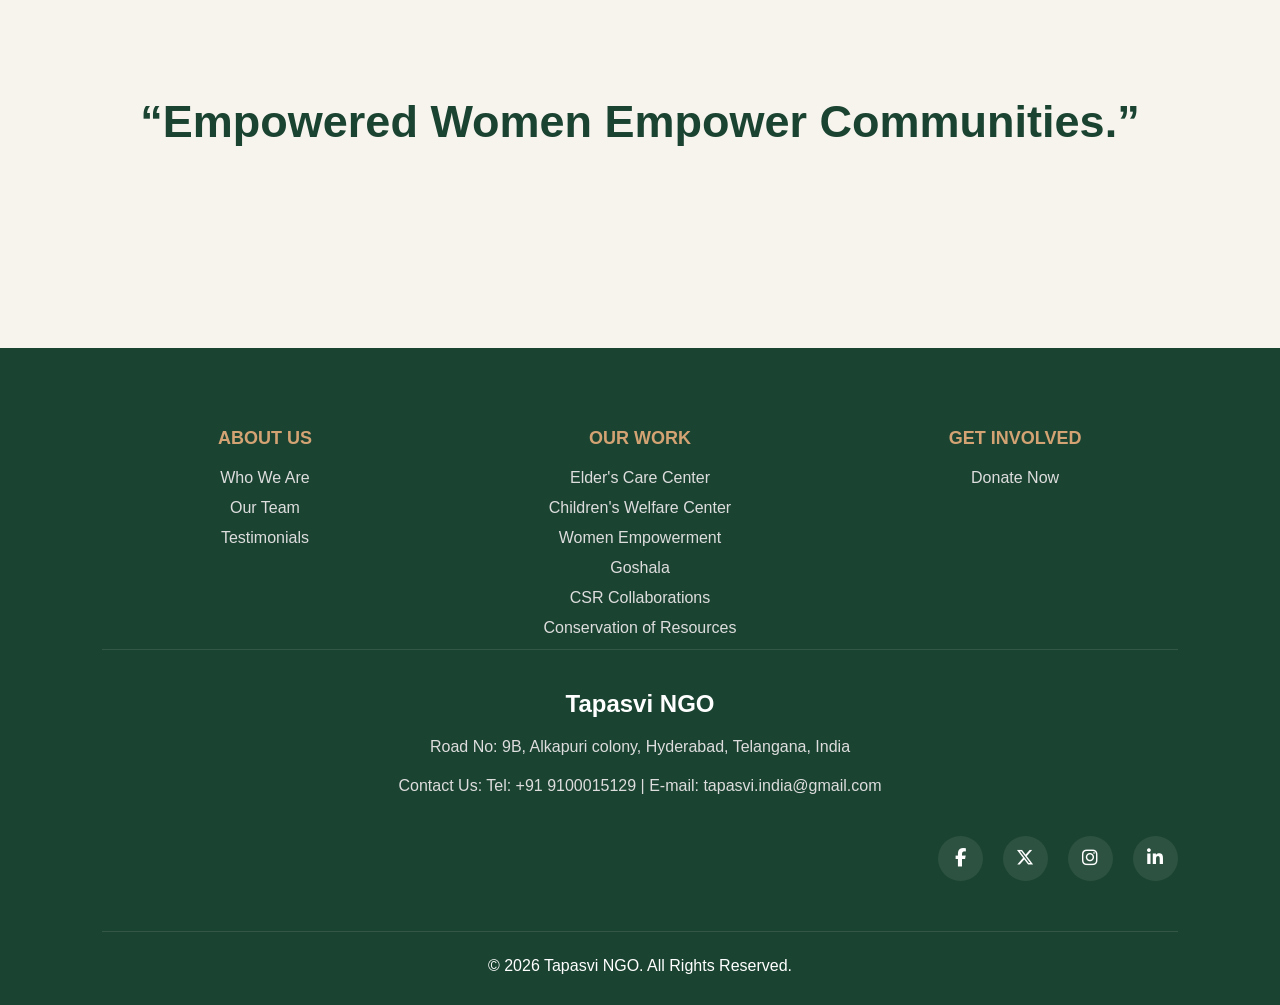
<file: womenempowerment.html>
<!DOCTYPE html>
<html lang="en">

<head>

  <meta charset="UTF-8">

  <meta name="viewport"
  content="width=device-width, initial-scale=1.0">

  <title>Women Empowerment - Tapasvi NGO</title>

  <link rel="stylesheet" href="style.css">

  <link rel="stylesheet"
  href="https://cdnjs.cloudflare.com/ajax/libs/font-awesome/6.5.1/css/all.min.css">

</head>

<body>

  <!-- NAVBAR -->
  <nav>

    <div class="logo">

      <a href="index.html">
        <img src="images/tapasvi.png" alt="NGO Logo">
      </a>

    </div>

    <ul>

      <li><a href="index.html">Home</a></li>

      <li class="dropdown">

        <a href="#">About</a>

        <div class="dropdown-content">

          <a href="about.html">Who We Are</a>

          <a href="team.html">Our Team</a>

        </div>

      </li>

      <li class="dropdown">

        <a href="#">Programs</a>

        <div class="dropdown-content">

          <a href="elderscare.html">
            Elder's Care Centre
          </a>

          <a href="childrenwelfare.html">
            Children's Welfare Centre
          </a>

          <a href="womenempowerment.html">
            Women Empowerment
          </a>

          <a href="goshala.html">Goshala</a>

          <a href="csr.html">
  CSR Collaborations
</a>

           <a href="conservation.html">
  Conservation of Resources
</a>

        </div>

      </li>

 <li><a href="testimonials.html">Testimonials</a></li>

      <li><a href="contact.html">Contact</a></li>
      <a href="donate.html" class="navbar-donate-btn">
  Donate Now
</a>

    </ul>

  </nav>

  <!-- HERO -->
  <section class="women-hero">

    <h1>Women Empowerment</h1>

    <p>
      “I measure the progress of a community by the degree of progress which women have achieved.”
— B. R. Ambedkar
    </p>

  </section>

  <!-- INTRO -->
  <section class="women-intro">

  <div class="women-image">

    <img src="images/women.png"
    alt="Women Empowerment">

  </div>

  <div class="women-intro-content">

    <h2>
      Empowering Women for a Stronger Society
    </h2>

    <p>
      Women’s rights include equality,
      dignity, and freedom from discrimination.
      Empowerment is essential for creating
      a progressive and inclusive society.
    </p>

    <p>
      Despite significant achievements,
      many women continue to face challenges
      such as inequality, limited opportunities,
      malnutrition, abuse, and financial insecurity.
    </p>

    <p>
      Tapasvi believes empowering women through
      education, awareness, and opportunities
      strengthens families, communities,
      and the nation as a whole.
    </p>

  </div>

</section>

  <!-- EMPOWERMENT -->
  <section class="women-programs">

    <div class="women-box">

      <h3>Women’s Empowerment</h3>

      <p>
        Our initiatives focus on literacy,
        health awareness, vocational skills,
        and citizen rights that help women
        improve confidence and self-esteem.
      </p>

    </div>

    <div class="women-box">

      <h3>Empowerment Programs</h3>

      <p>
        Through education, health awareness,
        nutrition guidance, and skill development,
        women gain opportunities to become
        self-reliant and financially independent.
      </p>

    </div>

    <div class="women-box">

      <h3>Trainings & Workshops</h3>

      <p>
        Tapasvi organizes workshops focused
        on vocational skills, leadership,
        personal development, and professional growth
        to strengthen socio-economic wellbeing.
      </p>

    </div>

  </section>

  <!-- QUOTE -->
  <section class="women-quote">

    <h2>
      “Empowered Women Empower Communities.”
    </h2>

  </section>
 <!-- FOOTER -->
<footer class="footer">

  <div class="footer-container">

    <!-- ABOUT -->
    <div class="footer-column">

      <h3>ABOUT US</h3>

      <ul>
        <li>
  <a href="about.html">Who We Are</a>
  
</li>
        <li><a href="team.html">Our Team</a></li>

        <li><a href="testimonials.html">Testimonials</a></li>
      </ul>

    </div>

    <!-- OUR WORK -->
    <div class="footer-column">

      <h3>OUR WORK</h3>

      <ul>
        <li><a href="elderscare.html">Elder's Care Center</a></li>
        <li><a href="childrenwelfare.html">Children's Welfare Center</a></li>
        <li><a href="womenempowerment.html">Women Empowerment</a></li>
        <li><a href="goshala.html">Goshala</a></li>
        <li><a href="csr.html">CSR Collaborations</a></li>
        <li><a href="conservation.html">Conservation of Resources</a></li>
      </ul>

    </div>

    

    

    <!-- GET INVOLVED -->
    <div class="footer-column">

      <h3>GET INVOLVED</h3>

      <ul>
        <li><a href="donate.html">Donate Now</a></li>

      </ul>

    </div>
</div>
   

  <!-- CONTACT -->
  <div class="footer-contact">

    <h2>Tapasvi NGO</h2>

    <p>
     Road No: 9B, Alkapuri colony, Hyderabad, Telangana, India
    </p>

    <p>
      Contact Us:
      Tel: +91 9100015129 |
      E-mail: tapasvi.india@gmail.com
    </p>

  </div>

  <!-- SOCIAL -->
<div class="footer-social">

  <a href="https://www.facebook.com/Tapasvingo/" target="_blank">
    <i class="fa-brands fa-facebook-f"></i>
  </a>

  <a href="https://x.com/tapasviindia" target="_blank">
    <i class="fa-brands fa-x-twitter"></i>
  </a>

  

  <a href="https://www.instagram.com/tapasvi.india/" target="_blank">
    <i class="fa-brands fa-instagram"></i>
  </a>

  <a href="https://www.linkedin.com/in/tapasvi-india-39587911a?originalSubdomain=in" target="_blank">
    <i class="fa-brands fa-linkedin-in"></i>
  </a>

</div>

  

  <!-- COPYRIGHT -->
  <div class="copyright">

    <p>
      © 2026 Tapasvi NGO. All Rights Reserved.
    </p>

  </div>

</footer>

</body>

</html>
</file>
<file: style.css>
* {
  margin: 0;
  padding: 0;
  box-sizing: border-box;
  font-family: Arial, sans-serif;
}

body {
  background: #F7F4ED;
  color: #1B4332;
}

/* NAVBAR */
nav {
  width: 100%;
  padding: 20px 8%;
  background: white;
  display: flex;
  justify-content: space-between;
  align-items: center;
  position: fixed;
  top: 0;
  z-index: 1000;
}

.logo img {
  height: 60px;
  width: auto;
}
.logo a {
  display: flex;
  align-items: center;
}
nav ul {
  display: flex;
  gap: 30px;
  list-style: none;
}

nav ul li {
  position: relative;
}

nav ul li a {
  text-decoration: none;
  color: #1B4332;
  font-weight: 500;
}

nav ul li a:hover {
  color: #D4A373;
}

nav button {
  padding: 10px 20px;
  border: none;
  background: #1B4332;
  color: white;
  border-radius: 8px;
  cursor: pointer;
}

nav button:hover {
  background: #D4A373;
}

/* DROPDOWN */
.dropdown-content {
  display: none;

  position: absolute;

  background: white;

  min-width: 220px;

  top: 100%;

  left: 0;

  padding-top: 10px;

  box-shadow: 0 5px 10px rgba(0,0,0,0.1);

  z-index: 1000;
}

.dropdown-content a {
  display: block;
  padding: 12px;
}

.dropdown:hover .dropdown-content {
  display: block;
}

/* HERO */
.hero {
  min-height: 100vh;
  display: flex;
  align-items: center;
  justify-content: center;
  text-align: center;
  padding: 120px 8%;
}

.hero h1 {
  font-size: 70px;
  line-height: 1.15;
  max-width: 900px;
  margin: auto;
}

.hero h1 span {
  color: #D4A373;
}

.hero p {
  margin: 25px auto 0;
  font-size: 20px;
  color: #555;
  max-width: 750px;
  line-height: 1.8;
  text-align: center;
}

.hero-buttons {
  margin-top: 40px;
}

.primary-btn,
.secondary-btn {
  padding: 14px 28px;
  border-radius: 8px;
  cursor: pointer;
  font-size: 16px;
  margin: 10px;
}

.primary-btn {
  border: none;
  background: #1B4332;
  color: white;
}

.secondary-btn {
  border: 2px solid #1B4332;
  background: transparent;
  color: #1B4332;
}

/* ABOUT */
.about {
  padding: 100px 8%;
  display: flex;
  gap: 50px;
  align-items: center;
}

.about-text {
  flex: 1;
}

.about-text h2 {
  font-size: 45px;
  margin-bottom: 20px;
}

.about-box {
  flex: 1;
  display: flex;
  flex-direction: column;
  gap: 20px;
}
.about-card {
  background: white;
  padding: 30px;
  border-radius: 20px;
  box-shadow: 0 2px 10px rgba(0,0,0,0.05);
}

.about-card h3 {
  color: #1B4332;
  margin-bottom: 15px;
  font-size: 28px;
}

.about-card p {
  color: #666;
  line-height: 1.7;
}

.about-box h3 {
  color: #D4A373;
  font-size: 40px;
}

/* PROGRAMS */

.programs {
  padding: 100px 8%;
  background: white;
}

.programs h2 {
  text-align: center;
  font-size: 45px;
  margin-bottom: 60px;
}

.program-grid {
  display: grid;
  grid-template-columns: repeat(2, 1fr);
  gap: 30px;
}

.card {
  display: flex;
  align-items: center;
  gap: 20px;

  background: #F7F4ED;
  padding: 30px;

  border-radius: 20px;
  border: 1px solid #ddd;

  transition: 0.3s;
}

.card:hover {
  transform: translateY(-5px);
  box-shadow: 0 8px 20px rgba(0,0,0,0.08);
}

.card img {
  width: 70px;
  height: 70px;
  object-fit: contain;
}

.card-text h3 {
  margin-bottom: 10px;
  color: #1B4332;
  font-size: 22px;
}

.card-text p {
  color: #666;
  line-height: 1.6;
}

@media(max-width: 768px) {

  .program-grid {
    grid-template-columns: 1fr;
  }

}


/* DONATE */
.donate {
  padding: 100px 8%;
  background: #1B4332;
  color: white;
  text-align: center;
}

.donate h2 {
  font-size: 45px;
}

.donate p {
  margin-top: 20px;
}

.donate button {
  margin-top: 30px;
  padding: 14px 30px;
  border: none;
  border-radius: 8px;
  background: #D4A373;
  cursor: pointer;
}

/* FOOTER */
footer {
  padding: 40px 8%;
  text-align: center;
  background: white;
}
/* FOOTER */

.footer {
  width: 100%;

  background: #1B4332;

  color: white;

  padding: 80px 8% 30px;

  margin-top: 100px;
}
.footer * {
  color: white;
}

.footer-container {
  display: grid;

  grid-template-columns: repeat(3, 1fr);

  gap: 50px;

  width: 100%;
}
body {
  overflow-x: hidden;
}
.footer-column h3 {
  margin-bottom: 20px;
  font-size: 18px;
  color: #D4A373;

  text-align: center;
}

.footer-column ul {
  list-style: none;
  text-align: center;
}
.footer-column:nth-child(1) {
  text-align: left;
}

.footer-column:nth-child(2) {
  text-align: center;
}

.footer-column:nth-child(3) {
  text-align: right;
}
.footer-column:last-child {
  text-align: right;
}
.footer-column ul li {
  margin-bottom: 12px;
  color: #ddd;
  cursor: pointer;
  transition: 0.3s;
}

.footer-column ul li:hover {
  color: #D4A373;
}

.footer-contact {
  border-top: 1px solid rgba(255,255,255,0.1);
  padding-top: 40px;
}

.footer-contact h2 {
  margin-bottom: 15px;
}

.footer-contact p {
  color: #ddd;
  line-height: 1.8;
  margin-bottom: 10px;
}

.footer-social {
  margin-top: 35px;

  display: flex;

  justify-content: center;

  gap: 20px;

  flex-wrap: wrap;
}

.footer-social span {
  cursor: pointer;
  transition: 0.3s;
}

.footer-social span:hover {
  color: #D4A373;
}

.newsletter {
  margin-top: 50px;
}

.newsletter h3 {
  margin-bottom: 20px;
}

.newsletter-box {
  display: flex;
  gap: 15px;
  flex-wrap: wrap;
}

.newsletter-box input {
  padding: 14px;
  width: 300px;
  border: none;
  border-radius: 8px;
  outline: none;
}

.newsletter-box button {
  padding: 14px 28px;
  border: none;
  border-radius: 8px;
  background: #D4A373;
  cursor: pointer;
  font-weight: 600;
}

.copyright {
  margin-top: 50px;
  text-align: center;
  color: #bbb;
  border-top: 1px solid rgba(255,255,255,0.1);
  padding-top: 25px;
}

/* MOBILE */

@media(max-width: 900px) {

  .footer-container {
    grid-template-columns: repeat(2,1fr);
  }

}

@media(max-width: 600px) {

  .footer-container {
    grid-template-columns: 1fr;
  }

}
.footer-social {
  margin-top: 35px;

  display: flex;
  justify-content: flex-end;

  gap: 20px;
}

.footer-social a {
  width: 45px;
  height: 45px;

  display: flex;
  align-items: center;
  justify-content: center;

  background: rgba(255,255,255,0.08);

  border-radius: 50%;

  color: white;

  text-decoration: none;

  font-size: 18px;

  transition: 0.3s;
}

.footer-social a i {
  color: white;
}

.footer-social a:hover {
  background: #D4A373;
  transform: translateY(-4px);
}
/* ABOUT PAGE */

.about-hero {
  padding: 180px 8% 100px;

  text-align: center;

  background: #F7F4ED;
}

.about-hero h1 {
  font-size: 70px;
  margin-bottom: 20px;
  color: #1B4332;
}

.about-hero p {
  font-size: 20px;
  color: #666;
}

.about-page {
  padding: 100px 8%;

  display: flex;
  flex-direction: column;
  gap: 40px;
}

.about-section {
  background: white;

  padding: 40px;

  border-radius: 20px;

  box-shadow: 0 2px 10px rgba(0,0,0,0.05);
}

.about-section h2 {
  margin-bottom: 20px;
  color: #1B4332;
}

.about-section p {
  color: #666;
  line-height: 1.8;
}
/* ABOUT PAGE */

.about-hero {
  padding: 180px 8% 100px;

  text-align: center;

  background: #F7F4ED;
}

.about-hero h1 {
  font-size: 70px;
  margin-bottom: 20px;
  color: #1B4332;
}

.about-hero p {
  max-width: 700px;
  margin: auto;

  font-size: 20px;
  line-height: 1.8;

  color: #666;
}

/* WHO WE ARE */

.who-we-are {
  padding: 100px 8%;
}

.about-container {
  display: flex;
  align-items: center;
  gap: 60px;
}

.about-text {
  flex: 1;
}

.about-text h2 {
  font-size: 45px;
  margin-bottom: 25px;
}

.about-text p {
  line-height: 1.9;
  color: #666;
  margin-bottom: 20px;
}

.about-image {
  flex: 1;
  text-align: center;
}

.about-image img {
  width: 100%;
  max-width: 450px;
}

/* MISSION VISION GOALS */

.mvg-section {
  padding: 100px 8%;

  background: white;

  display: grid;
  grid-template-columns: repeat(3,1fr);

  gap: 30px;
}

.mvg-card {
  background: #F7F4ED;

  padding: 45px;

  border-radius: 20px;

  text-align: left;

  min-height: 380px;
}

.mvg-card h3 {
  margin-bottom: 20px;
  color: #1B4332;
}

.mvg-card p {
  color: #666;
  line-height: 1.8;
}

/* VALUES */

.values {
  padding: 100px 8%;
}

.values h2 {
  text-align: center;
  margin-bottom: 60px;
  font-size: 45px;
}

.values-grid {
  display: grid;
  grid-template-columns: repeat(3,1fr);
  gap: 25px;
}

.value-box {
  background: white;

  padding: 30px;

  border-radius: 16px;

  text-align: center;

  font-weight: 600;

  box-shadow: 0 2px 10px rgba(0,0,0,0.05);
}

/* QUOTE */

.about-quote {
  padding: 120px 8%;

  background: #1B4332;

  color: white;

  text-align: center;
}

.about-quote h2 {
  max-width: 900px;
  margin: auto;

  font-size: 42px;
  line-height: 1.6;
}

/* MOBILE */

@media(max-width: 900px) {

  .about-container {
    flex-direction: column;
  }

  .mvg-section {
    grid-template-columns: 1fr;
  }

  .values-grid {
    grid-template-columns: 1fr;
  }

}
.footer-column ul li a {
  color: #ddd;
  text-decoration: none;
  transition: 0.3s;
}

.footer-column ul li a:hover {
  color: #D4A373;
}
/* TEAM PAGE */

.team-hero {
  padding: 180px 8% 100px;

  text-align: center;

  background: #F7F4ED;
}

.team-hero h1 {
  font-size: 70px;
  margin-bottom: 20px;
  color: #1B4332;
}

.team-hero p {
  font-size: 20px;
  color: #666;
}

.team-section {
  padding: 100px 8%;

  display: grid;

  grid-template-columns: repeat(3, 1fr);

  gap: 35px;
}
.team-card {
  background: white;

  padding: 35px 25px;

  border-radius: 20px;

  text-align: center;

  box-shadow: 0 4px 12px rgba(0,0,0,0.06);

  transition: 0.3s;
}

.team-card:hover {
  transform: translateY(-6px);
}

.team-card img {
  width: 130px;
  height: 130px;

  object-fit: cover;

  border-radius: 50%;

  margin-bottom: 20px;
}

.team-card h3 {
  font-size: 22px;

  margin-bottom: 10px;

  color: #1B4332;
}

.team-card span {
  color: #D4A373;

  font-weight: 600;

  display: block;

  margin-bottom: 18px;
}

.team-card p {
  color: #666;

  line-height: 1.7;

  font-size: 15px;
}
/* MOBILE */

@media(max-width: 900px) {

  .team-section {
    grid-template-columns: 1fr;
  }


}
/* TEAM PAGE */

.team-hero {
  padding: 180px 8% 100px;

  text-align: center;

  background: #F7F4ED;
}

.team-hero h1 {
  font-size: 70px;

  margin-bottom: 20px;

  color: #1B4332;
}

.team-hero p {
  font-size: 20px;

  color: #666;
}

.team-section {
  padding: 100px 8%;

  display: grid;

  grid-template-columns: repeat(3, 1fr);

  gap: 35px;
}

.team-card {
  background: white;

  padding: 35px 25px;

  border-radius: 20px;

  text-align: center;

  box-shadow: 0 4px 12px rgba(0,0,0,0.06);

  transition: 0.3s;
}

.team-card:hover {
  transform: translateY(-6px);
}

.team-card img {
  width: 130px;
  height: 130px;

  object-fit: cover;

  border-radius: 50%;

  margin-bottom: 20px;
}

.team-card h3 {
  font-size: 22px;

  margin-bottom: 10px;

  color: #1B4332;
}

.team-card span {
  color: #D4A373;

  font-weight: 600;

  display: block;

  margin-bottom: 18px;
}

.team-card p {
  color: #666;

  line-height: 1.7;

  font-size: 15px;
}

/* MOBILE */

@media(max-width: 1000px) {

  .team-section {
    grid-template-columns: repeat(2,1fr);
  }

}

@media(max-width: 700px) {

  .team-section {
    grid-template-columns: 1fr;
  }

}
.footer {
  width: 100%;

  background: #1B4332;

  margin-top: 100px;
}
/* ELDER CARE PAGE */

.elder-hero {
  padding: 180px 8% 100px;

  text-align: center;

  background: #F7F4ED;
}

.elder-hero h1 {
  font-size: 70px;

  margin-bottom: 20px;

  color: #1B4332;
}

.elder-hero p {
  font-size: 22px;

  color: #666;
}

.elder-content {
  padding: 100px 8%;

  display: flex;

  align-items: center;

  gap: 60px;
}

.elder-text {
  flex: 1;
}

.elder-text h2 {
  font-size: 45px;

  margin-bottom: 25px;

  color: #1B4332;
}

.elder-text p {
  color: #666;

  line-height: 1.9;

  margin-bottom: 20px;
}

.elder-image {
  flex: 1;
}

.elder-image img {
  width: 100%;

  border-radius: 25px;
}

/* SERVICES */

.elder-services {
  padding: 100px 8%;

  background: white;

  text-align: center;
}

.elder-services h2 {
  font-size: 45px;

  margin-bottom: 60px;
}

.services-grid {
  display: grid;

  grid-template-columns: repeat(4,1fr);

  gap: 30px;
}

.service-card {
  background: #F7F4ED;

  padding: 35px;

  border-radius: 20px;

  font-weight: 600;

  transition: 0.3s;
}

.service-card:hover {
  transform: translateY(-5px);

  background: #1B4332;

  color: white;
}

/* MOBILE */

@media(max-width: 900px) {

  .elder-content {
    flex-direction: column;
  }

  .services-grid {
    grid-template-columns: repeat(2,1fr);
  }

}

@media(max-width: 600px) {

  .services-grid {
    grid-template-columns: 1fr;
  }

}
.elder-details {
  margin-top: 35px;
}

.elder-details h3 {
  font-size: 28px;

  margin-bottom: 20px;

  color: #1B4332;
}

.elder-details ul {
  margin: 20px 0;

  padding-left: 20px;
}

.elder-details li {
  margin-bottom: 14px;

  color: #666;

  line-height: 1.8;
}
/* CARE SUPPORT */

.care-support {
  padding: 100px 8%;

  background: white;
}

.care-support-content {
  max-width: 1000px;

  margin: auto;

  text-align: center;
}

.care-support-content h2 {
  font-size: 50px;

  margin-bottom: 35px;

  color: #1B4332;
}

.care-support-content p {
  font-size: 18px;

  line-height: 2;

  color: #666;

  margin-bottom: 25px;
}
/* CHILDREN WELFARE */

.children-hero {
  padding: 180px 8% 100px;

  text-align: center;

  background: #F7F4ED;
}

.children-hero h1 {
  font-size: 70px;

  margin-bottom: 20px;

  color: #1B4332;
}

.children-hero p {
  font-size: 22px;

  color: #666;
}

/* CONTENT */

.children-content {
  padding: 100px 8%;

  display: flex;

  align-items: center;

  gap: 60px;
}

.children-image {
  flex: 1;
}

.children-image img {
  width: 100%;

  border-radius: 25px;
}

.children-text {
  flex: 1;
}

.children-text h2 {
  font-size: 45px;

  margin-bottom: 25px;

  color: #1B4332;
}

.children-text p {
  color: #666;

  line-height: 1.9;

  margin-bottom: 20px;
}

/* SUPPORT */

.children-support {
  padding: 100px 8%;

  background: white;
}

.children-support-content {
  max-width: 1000px;

  margin: auto;

  text-align: center;
}

.children-support-content h2 {
  font-size: 50px;

  margin-bottom: 35px;

  color: #1B4332;
}

.children-support-content p {
  color: #666;

  line-height: 2;

  margin-bottom: 25px;

  font-size: 18px;
}

/* MOBILE */

@media(max-width: 900px) {

  .children-content {
    flex-direction: column;
  }

}
/* CHILDREN INITIATIVES */

.children-initiatives,
.sports-section,
.sports-training {
  padding: 100px 8%;
}

.initiative-content,
.sports-content {
  max-width: 1000px;

  margin: auto;

  text-align: center;
}

.initiative-content h2,
.sports-content h2,
.sports-training h2 {
  font-size: 50px;

  margin-bottom: 30px;

  color: #1B4332;
}

.initiative-content p,
.sports-content p,
.sports-training p {
  color: #666;

  line-height: 2;

  font-size: 18px;

  margin-bottom: 25px;
}

/* PROGRAMS */

.children-programs {
  padding: 0 8% 100px;

  display: grid;

  grid-template-columns: repeat(3,1fr);

  gap: 30px;
}

.program-box {
  background: white;

  padding: 35px;

  border-radius: 20px;

  box-shadow: 0 4px 12px rgba(0,0,0,0.05);

  transition: 0.3s;
}

.program-box:hover {
  transform: translateY(-5px);
}

.program-box h3 {
  margin-bottom: 20px;

  color: #1B4332;
}

.program-box p {
  color: #666;

  line-height: 1.8;
}

/* SPORTS */

.sports-section {
  background: #F7F4ED;
}

/* MOBILE */

@media(max-width: 900px) {

  .children-programs {
    grid-template-columns: 1fr;
  }

}
/* WOMEN EMPOWERMENT */

.women-hero {
  padding: 180px 8% 100px;

  text-align: center;

  background: #F7F4ED;
}

.women-hero h1 {
  font-size: 70px;

  margin-bottom: 20px;

  color: #1B4332;
}

.women-hero p {
  font-size: 22px;

  color: #666;
}

/* INTRO */

.women-intro {
  padding: 100px 8%;
}

.women-intro-content {
  max-width: 1000px;

  margin: auto;

  text-align: center;
}

.women-intro-content h2 {
  font-size: 50px;

  margin-bottom: 35px;

  color: #1B4332;
}

.women-intro-content p {
  color: #666;

  line-height: 2;

  font-size: 18px;

  margin-bottom: 25px;
}

/* PROGRAMS */

.women-programs {
  padding: 0 8% 100px;

  display: grid;

  grid-template-columns: repeat(3,1fr);

  gap: 30px;
}

.women-box {
  background: white;

  padding: 35px;

  border-radius: 20px;

  box-shadow: 0 4px 12px rgba(0,0,0,0.05);

  transition: 0.3s;
}

.women-box:hover {
  transform: translateY(-5px);
}

.women-box h3 {
  margin-bottom: 20px;

  color: #1B4332;
}

.women-box p {
  color: #666;

  line-height: 1.8;
}

/* QUOTE */

.women-quote {
  padding: 100px 8%;

  background: #F7F4ED;

  text-align: center;
}

.women-quote h2 {
  font-size: 45px;

  color: #1B4332;
}

/* MOBILE */

@media(max-width: 900px) {

  .women-programs {
    grid-template-columns: 1fr;
  }

}
.women-intro {
  padding: 100px 8%;

  display: flex;

  align-items: center;

  gap: 60px;
}

.women-image {
  flex: 1;
}

.women-image img {
  width: 100%;

  border-radius: 25px;
}

.women-intro-content {
  flex: 1;
}
/* GOSHALA PAGE */

.goshala-hero {
  padding: 180px 8% 100px;

  text-align: center;

  background: #F7F4ED;
}

.goshala-hero h1 {
  font-size: 70px;

  margin-bottom: 20px;

  color: #1B4332;
}

.goshala-hero p {
  font-size: 22px;

  color: #666;
}

/* CONTENT */

.goshala-content {
  padding: 100px 8%;

  display: flex;

  align-items: center;

  gap: 60px;
}

.goshala-image {
  flex: 1;
}

.goshala-image img {
  width: 100%;

  border-radius: 25px;
}

.goshala-text {
  flex: 1;
}

.goshala-text h2 {
  font-size: 45px;

  margin-bottom: 25px;

  color: #1B4332;
}

.goshala-text p {
  color: #666;

  line-height: 1.9;

  margin-bottom: 20px;
}

/* HISTORY */

.goshala-history {
  padding: 100px 8%;

  background: #F7F4ED;
}

.history-content {
  max-width: 1000px;

  margin: auto;

  text-align: center;
}

.history-content h2 {
  font-size: 50px;

  margin-bottom: 30px;

  color: #1B4332;
}

.history-content p {
  color: #666;

  line-height: 2;

  font-size: 18px;

  margin-bottom: 25px;
}

/* SERVICES */

.goshala-services {
  padding: 100px 8%;

  display: grid;

  grid-template-columns: repeat(3,1fr);

  gap: 30px;
}

.goshala-box {
  background: white;

  padding: 35px;

  border-radius: 20px;

  box-shadow: 0 4px 12px rgba(0,0,0,0.05);

  transition: 0.3s;
}

.goshala-box:hover {
  transform: translateY(-5px);
}

.goshala-box h3 {
  margin-bottom: 20px;

  color: #1B4332;
}

.goshala-box p {
  color: #666;

  line-height: 1.8;
}

/* VISITOR SECTION */

.visitor-section {
  padding: 100px 8%;
}

.visitor-content {
  max-width: 1000px;

  margin: auto;

  text-align: center;
}

.visitor-content h2 {
  font-size: 50px;

  margin-bottom: 30px;

  color: #1B4332;
}

.visitor-content p {
  color: #666;

  line-height: 2;

  font-size: 18px;

  margin-bottom: 25px;
}

/* GODAAN */

.godaan-section {
  padding: 100px 8%;

  background: #F7F4ED;

  text-align: center;
}

.godaan-section h2 {
  font-size: 50px;

  margin-bottom: 30px;

  color: #1B4332;
}

.godaan-section p {
  max-width: 900px;

  margin: auto;

  color: #666;

  line-height: 2;

  font-size: 18px;
}

/* MOBILE */

@media(max-width: 900px) {

  .goshala-content {
    flex-direction: column;
  }

  .goshala-services {
    grid-template-columns: 1fr;
  }

}

@media(max-width: 600px) {

  .goshala-hero h1,
  .history-content h2,
  .visitor-content h2,
  .godaan-section h2,
  .goshala-text h2 {
    font-size: 38px;
  }

}
.donate-cow-btn {
  display: inline-block;

  margin-top: 35px;

  background: #1B4332;

  color: white;

  padding: 14px 35px;

  border-radius: 10px;

  text-decoration: none;

  font-weight: 600;

  transition: 0.3s;
}

.donate-cow-btn:hover {
  background: #D4A373;

  transform: translateY(-3px);
}
/* CSR PAGE */

.csr-hero {
  padding: 180px 8% 100px;

  text-align: center;

  background: #F7F4ED;
}

.csr-hero h1 {
  font-size: 70px;

  margin-bottom: 20px;

  color: #1B4332;
}

.csr-hero p {
  font-size: 22px;

  color: #666;
}

/* CONTENT */

.csr-content {
  padding: 100px 8%;
}

.csr-text {
  max-width: 1000px;

  margin: auto;

  text-align: center;
}

.csr-text h2 {
  font-size: 50px;

  margin-bottom: 35px;

  color: #1B4332;
}

.csr-text p {
  color: #666;

  line-height: 2;

  font-size: 18px;

  margin-bottom: 25px;
}

/* GALLERY */

.partner-gallery {
  padding: 0 8% 100px;

  display: grid;

  grid-template-columns: repeat(3,1fr);

  gap: 30px;
}

.partner-card img {
  width: 100%;

  height: 100px;

  object-fit: cover;

  border-radius: 20px;

  transition: 0.3s;
}

.partner-card img:hover {
  transform: scale(1.03);
}

/* QUOTE */

.csr-quote {
  padding: 100px 8%;

  background: #F7F4ED;

  text-align: center;
}

.csr-quote h2 {
  font-size: 45px;

  color: #1B4332;
}

/* MOBILE */

@media(max-width: 900px) {

  .partner-gallery {
    grid-template-columns: 1fr;
  }

}

@media(max-width: 600px) {

  .csr-hero h1,
  .csr-text h2,
  .csr-quote h2 {
    font-size: 38px;
  }

}
/* CONSERVATION PAGE */

.conservation-hero {
  padding: 180px 8% 100px;

  text-align: center;

  background: #F7F4ED;
}

.conservation-hero h1 {
  font-size: 70px;

  margin-bottom: 20px;

  color: #1B4332;
}

.conservation-hero p {
  font-size: 22px;

  color: #666;
}

/* CONTENT */

.conservation-content {
  padding: 100px 8%;

  display: flex;

  align-items: center;

  gap: 60px;
}

.conservation-image {
  flex: 1;
}

.conservation-image img {
  width: 100%;

  border-radius: 25px;
}

.conservation-text {
  flex: 1;
}

.conservation-text h2 {
  font-size: 45px;

  margin-bottom: 25px;

  color: #1B4332;
}

.conservation-text p {
  color: #666;

  line-height: 1.9;

  margin-bottom: 20px;
}

/* CONCERNS */

.concerns-section {
  padding: 100px 8%;

  background: #F7F4ED;

  text-align: center;
}

.concerns-section h2 {
  font-size: 50px;

  margin-bottom: 50px;

  color: #1B4332;
}

.concerns-grid {
  display: grid;

  grid-template-columns: repeat(3,1fr);

  gap: 30px;
}

.concern-box {
  background: white;

  padding: 30px;

  border-radius: 18px;

  font-weight: 600;

  color: #1B4332;

  box-shadow: 0 4px 12px rgba(0,0,0,0.05);
}

/* INITIATIVES */

.initiative-section,
.organic-section {
  padding: 100px 8%;
}

.initiative-content,
.organic-content {
  max-width: 1000px;

  margin: auto;

  text-align: center;
}

.initiative-content h2,
.organic-content h2,
.eco-quote h2 {
  font-size: 50px;

  margin-bottom: 30px;

  color: #1B4332;
}

.initiative-content p,
.organic-content p {
  color: #666;

  line-height: 2;

  font-size: 18px;

  margin-bottom: 25px;
}

/* QUOTE */

.eco-quote {
  padding: 100px 8%;

  background: #F7F4ED;

  text-align: center;
}

/* MOBILE */

@media(max-width: 900px) {

  .conservation-content {
    flex-direction: column;
  }

  .concerns-grid {
    grid-template-columns: 1fr;
  }

}

@media(max-width: 600px) {

  .conservation-hero h1,
  .conservation-text h2,
  .concerns-section h2,
  .initiative-content h2,
  .organic-content h2 {
    font-size: 38px;
  }

}
/* TESTIMONIAL PAGE */

.testimonial-hero {
  padding: 180px 8% 100px;

  text-align: center;

  background: #F7F4ED;
}

.testimonial-hero h1 {
  font-size: 70px;

  margin-bottom: 20px;

  color: #1B4332;
}

.testimonial-hero p {
  font-size: 22px;

  color: #666;
}

/* TESTIMONIALS */

.testimonial-section {
  padding: 100px 8%;

  display: grid;

  grid-template-columns: repeat(3,1fr);

  gap: 35px;
}

.testimonial-card {
  background: white;

  padding: 40px 30px;

  border-radius: 20px;

  box-shadow: 0 4px 12px rgba(0,0,0,0.05);

  transition: 0.3s;
}

.testimonial-card:hover {
  transform: translateY(-5px);
}

.testimonial-card p {
  color: #666;

  line-height: 2;

  margin-bottom: 25px;

  font-style: italic;
}

.testimonial-card h3 {
  color: #1B4332;

  margin-bottom: 8px;
}

.testimonial-card span {
  color: #999;
}

/* QUOTE */

.testimonial-quote {
  padding: 100px 8%;

  background: #F7F4ED;

  text-align: center;
}

.testimonial-quote h2 {
  font-size: 45px;

  color: #1B4332;
}

/* MOBILE */

@media(max-width: 900px) {

  .testimonial-section {
    grid-template-columns: 1fr;
  }

}

@media(max-width: 600px) {

  .testimonial-hero h1,
  .testimonial-quote h2 {
    font-size: 38px;
  }

}
/* CONTACT PAGE */

.contact-hero {
  padding: 180px 8% 100px;

  text-align: center;

  background: #F7F4ED;
}

.contact-hero h1 {
  font-size: 70px;

  margin-bottom: 20px;

  color: #1B4332;
}

.contact-hero p {
  font-size: 22px;

  color: #666;
}

/* CONTACT CARDS */

.contact-section {
  padding: 100px 8%;

  display: grid;

  grid-template-columns: repeat(3,1fr);

  gap: 35px;
}

.contact-card {
  background: white;

  padding: 40px;

  border-radius: 20px;

  text-align: center;

  box-shadow: 0 4px 12px rgba(0,0,0,0.05);

  transition: 0.3s;
}

.contact-card:hover {
  transform: translateY(-5px);
}

.contact-card i {
  font-size: 40px;

  color: #1B4332;

  margin-bottom: 20px;
}

.contact-card h3 {
  margin-bottom: 15px;

  color: #1B4332;
}

.contact-card a,
.contact-card p {
  color: #666;

  text-decoration: none;
}

/* BROCHURE */

.brochure-section {
  padding: 100px 8%;

  background: #F7F4ED;

  text-align: center;
}

.brochure-content h2 {
  font-size: 50px;

  margin-bottom: 25px;

  color: #1B4332;
}

.brochure-content p {
  color: #666;

  margin-bottom: 30px;

  font-size: 18px;
}

.brochure-btn {
  display: inline-block;

  background: #1B4332;

  color: white;

  padding: 14px 35px;

  border-radius: 10px;

  text-decoration: none;

  font-weight: 600;

  transition: 0.3s;
}

.brochure-btn:hover {
  background: #D4A373;
}

/* MAP */

.map-section {
  padding: 100px 8%;

  text-align: center;
}

.map-section h2 {
  font-size: 50px;

  margin-bottom: 40px;

  color: #1B4332;
}

.map-container iframe {
  border-radius: 20px;
}

/* CTA */

.contact-cta {
  padding: 100px 8%;

  background: #F7F4ED;

  text-align: center;
}

.contact-cta h2 {
  font-size: 45px;

  margin-bottom: 35px;

  color: #1B4332;
}

.contact-donate-btn {
  display: inline-block;

  background: #1B4332;

  color: white;

  padding: 15px 40px;

  border-radius: 10px;

  text-decoration: none;

  font-weight: 600;

  transition: 0.3s;
}

.contact-donate-btn:hover {
  background: #D4A373;
}

/* MOBILE */

@media(max-width: 900px) {

  .contact-section {
    grid-template-columns: 1fr;
  }

}

@media(max-width: 600px) {

  .contact-hero h1,
  .brochure-content h2,
  .map-section h2,
  .contact-cta h2 {
    font-size: 38px;
  }

}
.donate-cow-btn {
  display: inline-block;

  margin-top: 35px;

  background: #1B4332;

  color: white;

  padding: 14px 35px;

  border-radius: 10px;

  text-decoration: none;

  font-weight: 600;

  transition: 0.3s;
}

.donate-cow-btn:hover {
  background: #D4A373;

  transform: translateY(-3px);
}
/* NAVBAR DONATE BUTTON */

.navbar-donate-btn {
  background: #1B4332;

  color: white;

  padding: 12px 24px;

  border-radius: 10px;

  text-decoration: none;

  font-weight: 600;

  font-size: 15px;

  line-height: 1;

  display: flex;

  align-items: center;

  justify-content: center;
}
nav ul {
  display: flex;

  align-items: center;

  gap: 40px;

  margin: 0;

  padding: 0;

  list-style: none;
}
/* NAVBAR DONATE BUTTON */

.navbar-donate-btn {
  background: #1B4332;

  color: white;

  padding: 12px 28px;

  border-radius: 10px;

  text-decoration: none;

  font-weight: 600;

  transition: 0.3s;
}

.navbar-donate-btn:hover {
  background: #D4A373;
}

/* DONATE PAGE */

.donate-hero {
  padding: 180px 8% 100px;

  text-align: center;

  background: #F7F4ED;
}

.donate-hero h1 {
  font-size: 70px;

  margin-bottom: 20px;

  color: #1B4332;
}

.donate-hero p {
  font-size: 22px;

  color: #666;
}

/* DONATION SECTION */

.donation-section {
  padding: 100px 8%;

  display: flex;

  gap: 60px;

  align-items: center;
}

.donation-left {
  flex: 1;
}

.donation-left h2 {
  font-size: 50px;

  margin-bottom: 30px;

  color: #1B4332;
}

.donation-left p {
  color: #666;

  line-height: 2;

  margin-bottom: 20px;

  font-size: 18px;
}

/* BANK DETAILS */

.bank-details {
  margin-top: 40px;

  background: #F7F4ED;

  padding: 35px;

  border-radius: 20px;
}

.bank-details h3 {
  margin-bottom: 20px;

  color: #1B4332;
}

.bank-details p {
  margin-bottom: 15px;
}

/* QR */

.donation-right {
  flex: 1;

  display: flex;

  justify-content: center;
}

.qr-box {
  background: white;

  padding: 40px;

  border-radius: 25px;

  box-shadow: 0 4px 15px rgba(0,0,0,0.08);

  text-align: center;
}

.qr-box h3 {
  margin-bottom: 25px;

  color: #1B4332;
}

.qr-box img {
  width: 300px;

  border-radius: 15px;
}

/* QUOTE */

.donate-quote {
  padding: 100px 8%;

  background: #F7F4ED;

  text-align: center;
}

.donate-quote h2 {
  font-size: 45px;

  color: #1B4332;
}

/* MOBILE */

@media(max-width: 900px) {

  .donation-section {
    flex-direction: column;
  }

}

@media(max-width: 600px) {

  .donate-hero h1,
  .donation-left h2,
  .donate-quote h2 {
    font-size: 38px;
  }

  .qr-box img {
    width: 220px;
  }

}
.hero-donate-btn {
  display: inline-block;

  margin-top: 30px;

  background: white;

  color: #1B4332;

  padding: 15px 38px;

  border-radius: 10px;

  text-decoration: none;

  font-weight: 700;

  font-size: 16px;

  transition: 0.3s;
}

.hero-donate-btn:hover {
  background: #D4A373;

  color: white;

  transform: translateY(-3px);
}
</file>
